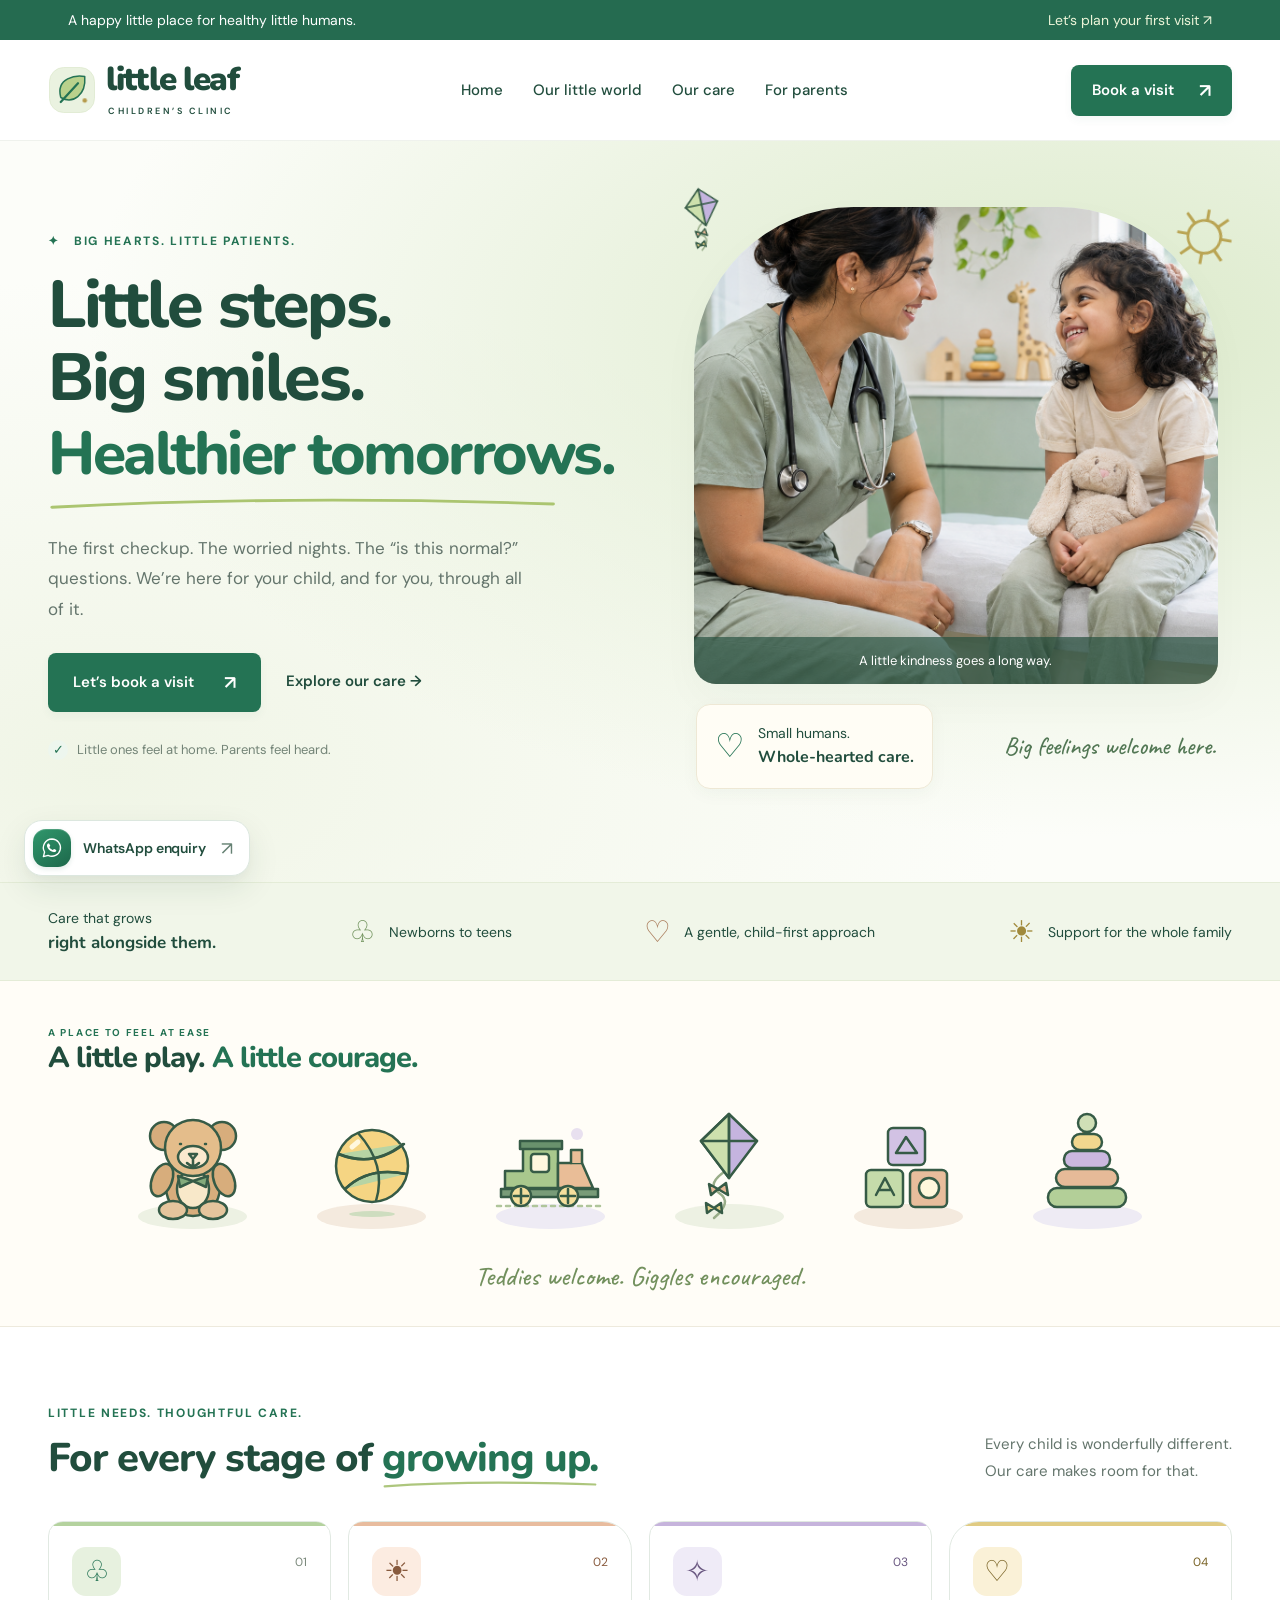
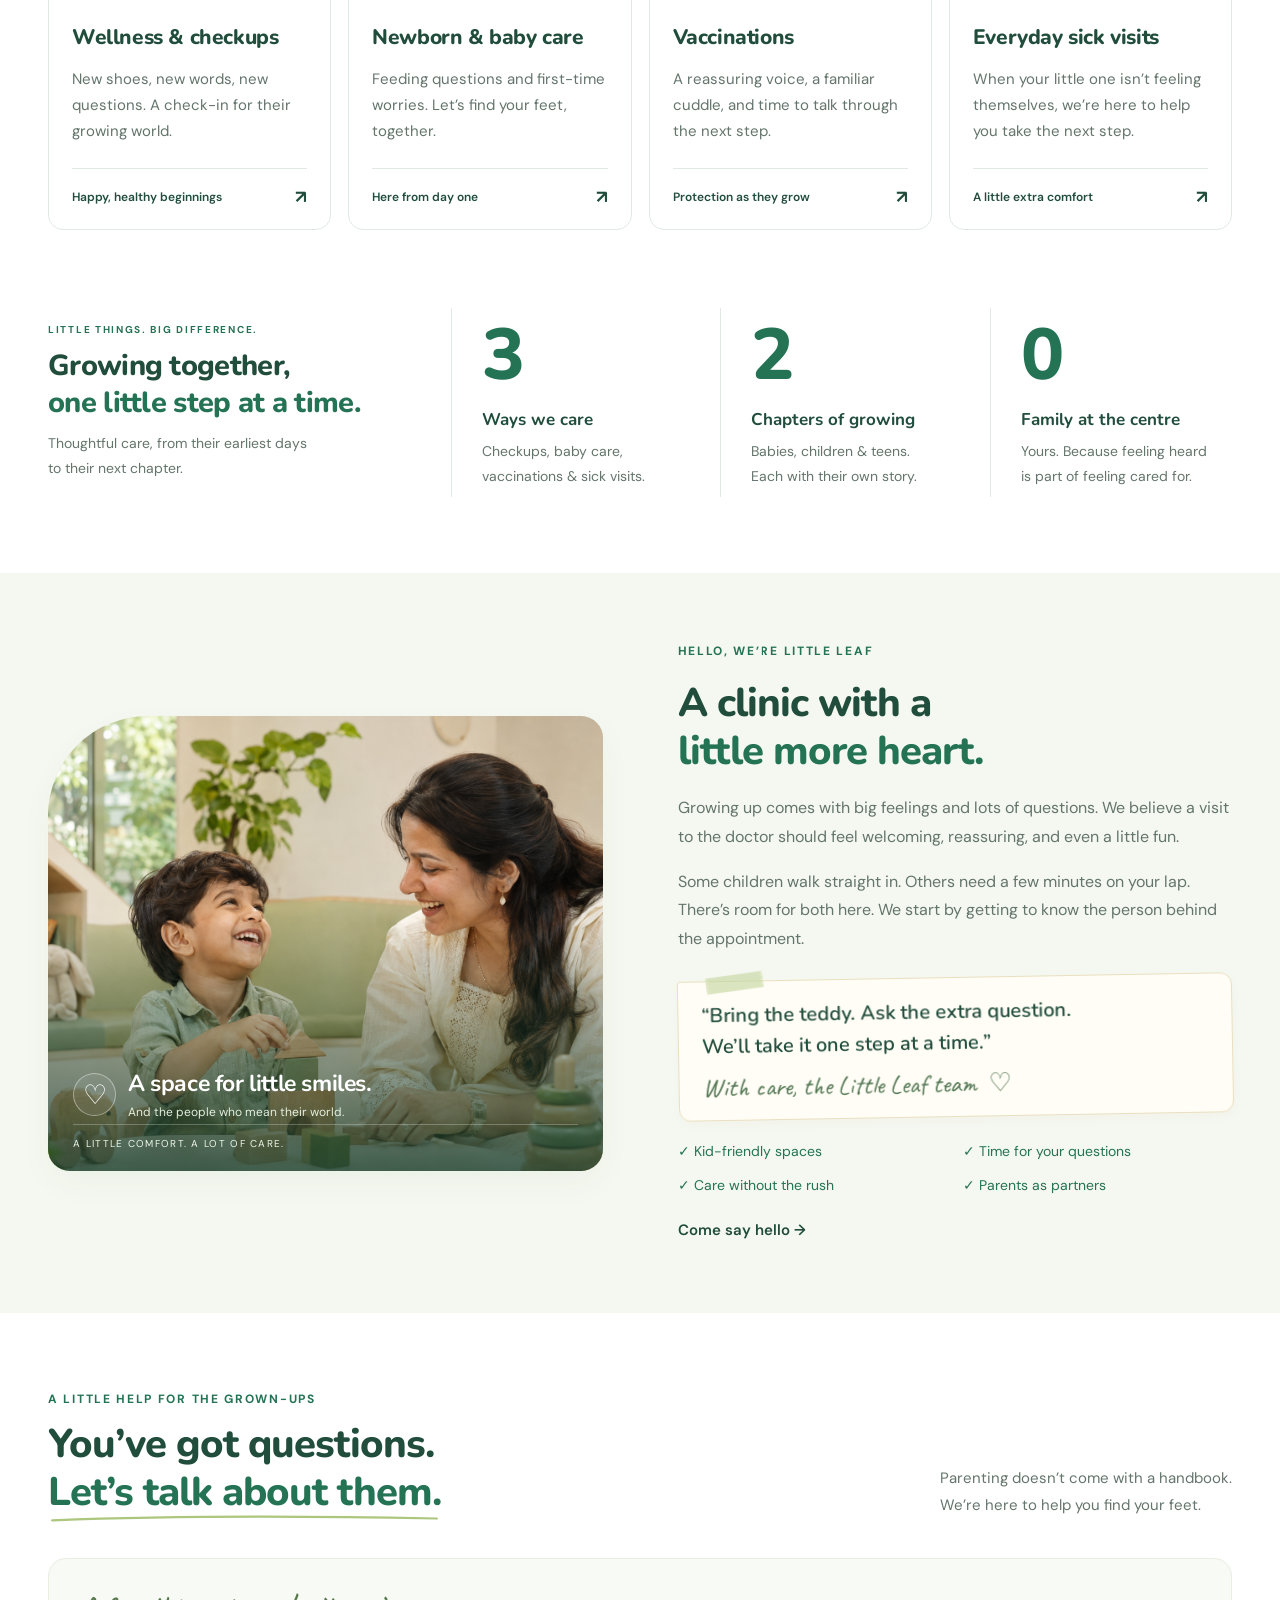
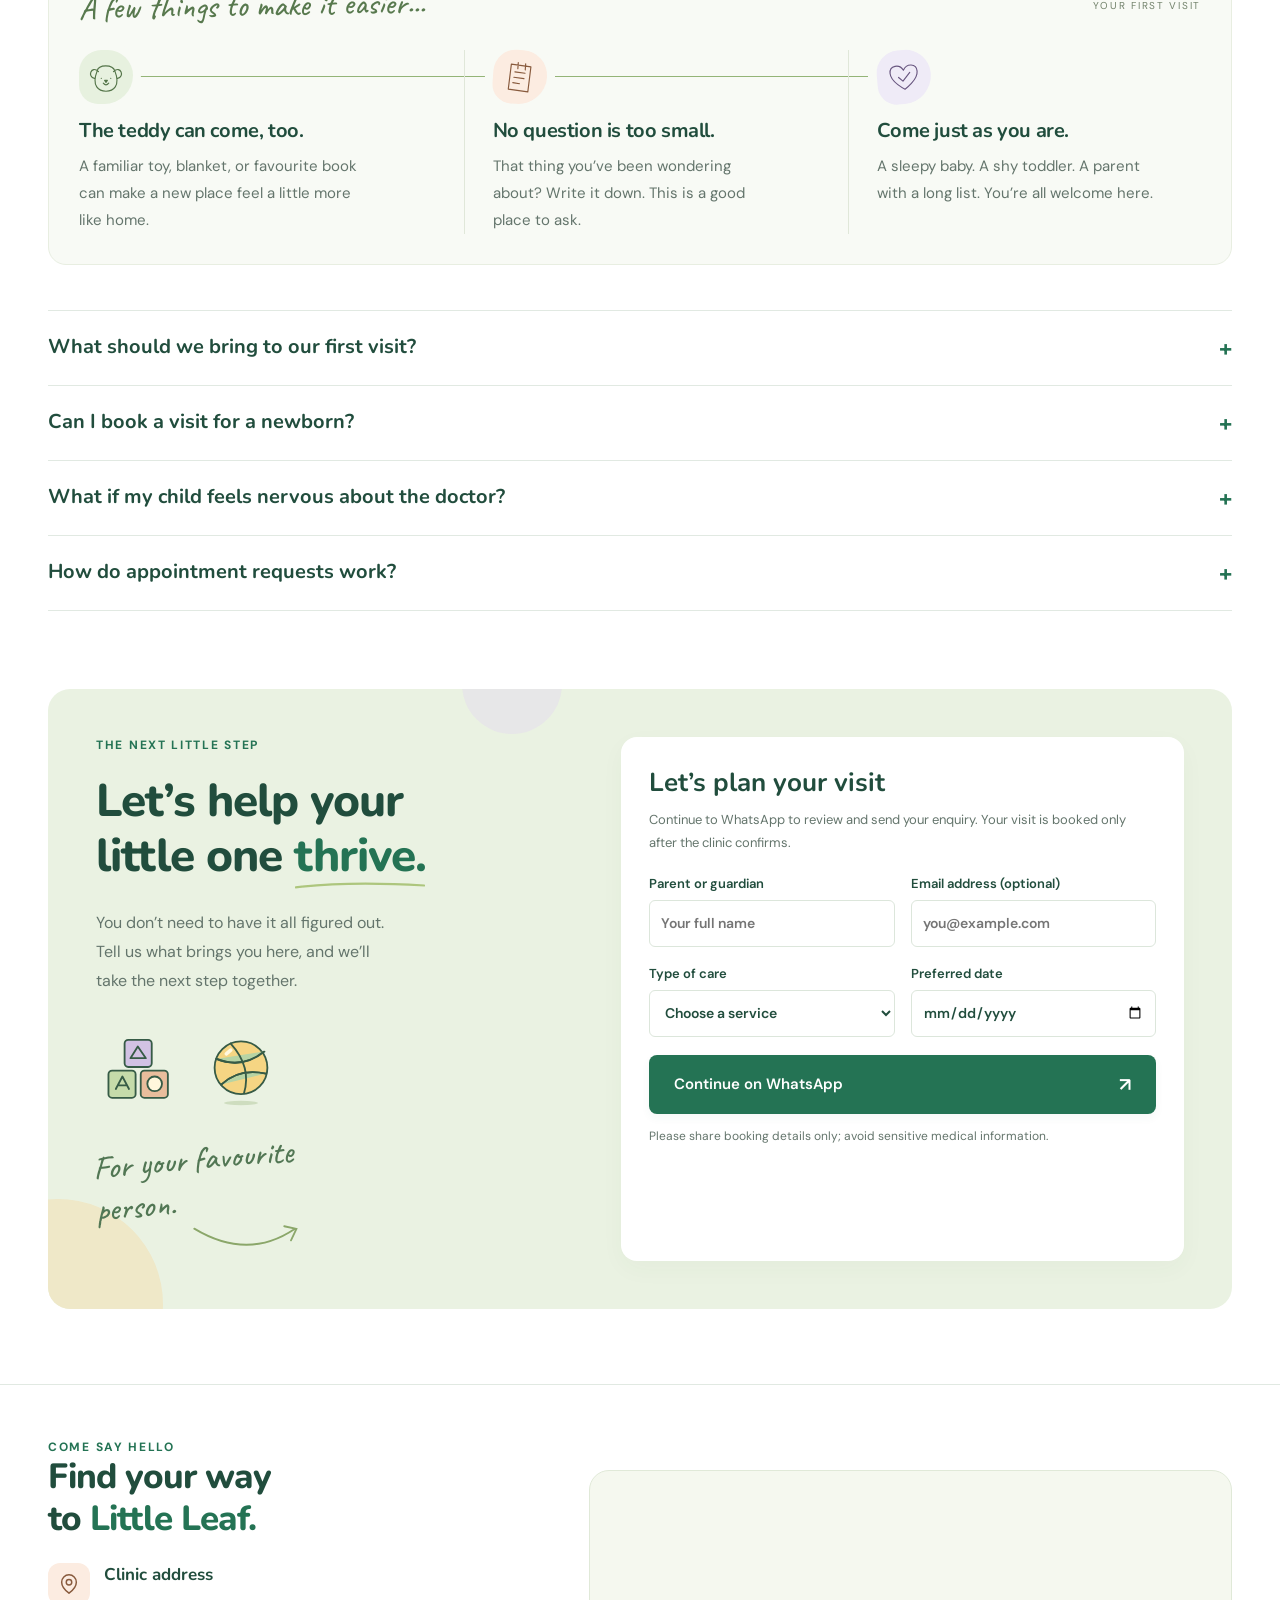
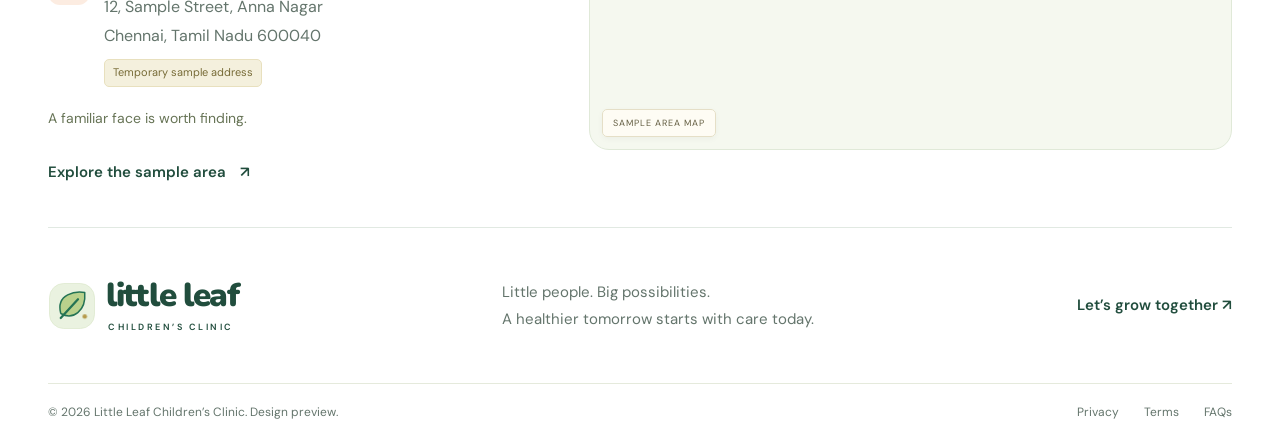
<file: index.html>
<!DOCTYPE html>
<html lang="en"><head><meta charset="UTF-8"><meta name="viewport" content="width=device-width, initial-scale=1"><title>Little Leaf — Children’s Clinic</title><meta name="description" content="Gentle pediatric care for every little milestone. A welcoming children's clinic for growing families."><link rel="preconnect" href="https://fonts.googleapis.com"><link rel="preconnect" href="https://fonts.gstatic.com" crossorigin><link href="https://fonts.googleapis.com/css2?family=Caveat:wght@500;600&family=DM+Sans:wght@400;500;600;700&family=Nunito:wght@600;700;800;900&display=swap" rel="stylesheet"><link rel="stylesheet" href="assets/children.css"><link rel="icon" href="assets/leaf.svg"><script src="assets/clinic-config.js" defer></script><script src="assets/children.js" defer></script></head><body><div class="welcome-loader" id="welcome-loader" role="status" aria-label="Welcome to Little Leaf"><div class="loader-content"><div class="loader-heart"><svg viewBox="0 0 64 64" aria-hidden="true"><path d="M32 54S7 39 7 22C7 7 26 5 32 18 38 5 57 7 57 22 57 39 32 54 32 54Z"/></svg><span class="heart-spark">&#10022;</span></div><div class="loader-brand"><span class="loader-leaf" aria-hidden="true"><svg class="logo-mark" viewBox="0 0 64 64" aria-hidden="true" focusable="false"><rect class="logo-tile" x="2" y="2" width="60" height="60" rx="19"/><path class="logo-leaf" pathLength="1" d="M17 42C10 15 38 12 49 14c2 25-16 37-32 28Z"/><path class="logo-stem" pathLength="1" d="m17 48 23-25"/><circle class="logo-spark" cx="49" cy="46" r="3"/></svg></span><span>little leaf</span></div><div class="loader-tagline">A little care. A whole lot of heart.</div><svg class="heartbeat-line" viewBox="0 0 240 48" aria-hidden="true"><path class="ecg-track" d="M0 25H65l9-8 10 17 12-29 14 40 13-28 9 8h108"/><path class="ecg-pulse" d="M0 25H65l9-8 10 17 12-29 14 40 13-28 9 8h108"/></svg><span class="loader-footnote">MAKING ROOM FOR LITTLE SMILES</span></div></div>
<div class="announcement"><span>A happy little place for healthy little humans.</span><a href="#appointments">Let’s plan your first visit ↗</a></div>
<header><div class="container nav-wrap"><a href="index.html" class="brand"><span class="brand-icon" aria-hidden="true"><svg class="logo-mark" viewBox="0 0 64 64" aria-hidden="true" focusable="false"><rect class="logo-tile" x="2" y="2" width="60" height="60" rx="19"/><path class="logo-leaf" pathLength="1" d="M17 42C10 15 38 12 49 14c2 25-16 37-32 28Z"/><path class="logo-stem" pathLength="1" d="m17 48 23-25"/><circle class="logo-spark" cx="49" cy="46" r="3"/></svg></span><span>little leaf<small>CHILDREN’S CLINIC</small></span></a><nav id="navigation" aria-label="Main navigation"><a href="index.html#home">Home</a><a href="index.html#about">Our little world</a><a href="index.html#services">Our care</a><a href="index.html#parents">For parents</a></nav><a class="button nav-cta" href="index.html#appointments">Book a visit <span>↗</span></a><button class="menu-toggle" aria-label="Open navigation" aria-controls="navigation" aria-expanded="false">☰</button></div></header>
<main><div class="ambient-hero"><div class="ambient-background" aria-hidden="true"><span class="ambient-gradient"></span><span class="ambient-gradient"></span><span class="ambient-gradient"></span><span class="ambient-gradient"></span></div><section class="hero container" id="home"><div class="hero-copy"><div class="eyebrow">✦ &nbsp; BIG HEARTS. LITTLE PATIENTS.</div><h1>Little steps.<br>Big smiles.<br><span>Healthier tomorrows.</span></h1><div class="scribble line-scribble" aria-hidden="true"><svg viewBox="0 0 500 22" preserveAspectRatio="none"><path pathLength="1" d="M4 15Q232 0 494 11"/></svg></div><p>The first checkup. The worried nights. The “is this normal?” questions. We’re here for your child, and for you, through all of it.</p><div class="hero-actions"><a class="button" href="#appointments">Let’s book a visit <span>↗</span></a><a class="text-link" href="#services">Explore our care →</a></div><div class="assurance"><span>✓</span> Little ones feel at home. Parents feel heard.</div></div><div class="hero-visual toy-scene"><span class="hero-toy-kite" aria-hidden="true"><svg viewBox="0 0 120 120" fill="none" stroke="#365b46" stroke-width="2.5" stroke-linecap="round" stroke-linejoin="round" aria-hidden="true"><path class="toy-motion kite-string" d="M57 65q-22 14-8 23t-5 25" stroke="#99ad89"/><g class="toy-motion kite-sway"><path d="m59 9 28 27-28 37-28-37Z" fill="#c5b4df"/><path d="m59 9 0 64-28-37Z" fill="#cde0ad"/><path d="M31 36h56M59 9v64"/><path d="m48 84-9-5 2 11 7-6 10 6-2-12Z" fill="#e7b796"/><path d="m44 103-8-5 1 10 7-5 8 5-1-10Z" fill="#e8d28a"/></g></svg></span><div class="image-frame"><img src="assets/children-hero.png" alt="A friendly pediatrician sharing a smile with a young child in a bright clinic" fetchpriority="high"><span class="photo-caption">A little kindness goes a long way.</span></div><span class="sun" aria-hidden="true">☼</span><span class="flower" aria-hidden="true">✳</span><div class="hero-image-details"><div class="care-note"><span>♡</span><div>Small humans.<br><strong>Whole-hearted care.</strong></div></div><div class="visual-label handwritten">Big feelings welcome here.</div></div></div></section></div>
<section class="care-strip"><div class="container"><div>Care that grows<br><strong>right alongside them.</strong></div><div><b>♧</b> Newborns to teens</div><div><b>♡</b> A gentle, child-first approach</div><div><b>☀</b> Support for the whole family</div></div></section>
<section class="playtime-section toy-scene" aria-labelledby="playtime-title"><div class="container"><div class="playtime-heading"><div><span class="eyebrow">A PLACE TO FEEL AT EASE</span><h2 id="playtime-title">A little play. <span>A little courage.</span></h2></div></div><div class="toy-shelf" aria-hidden="true"><div class="toy-slot toy-teddy"><svg viewBox="0 0 120 120" fill="none" stroke="#365b46" stroke-width="2.5" stroke-linecap="round" stroke-linejoin="round" aria-hidden="true"><g class="toy-motion teddy-sway"><circle cx="31" cy="31" r="14" fill="#d7ad7c"/><circle cx="89" cy="31" r="14" fill="#d7ad7c"/><ellipse cx="60" cy="82" rx="27" ry="29" fill="#d7ad7c"/><ellipse cx="60" cy="84" rx="16" ry="19" fill="#f8e8c9"/><ellipse cx="29" cy="75" rx="10" ry="17" fill="#d7ad7c" transform="rotate(22 29 75)"/><ellipse cx="91" cy="75" rx="10" ry="17" fill="#d7ad7c" transform="rotate(-22 91 75)"/><ellipse cx="40" cy="105" rx="14" ry="9" fill="#e5c59d"/><ellipse cx="80" cy="105" rx="14" ry="9" fill="#e5c59d"/><circle cx="60" cy="43" r="28" fill="#e4bd8b"/><ellipse cx="60" cy="52" rx="15" ry="11" fill="#fae9ce"/><path d="M47 39h1m24 0h1M56 49h8l-4 5Zm4 5v5m-6-1q6 6 12 0"/><path d="m45 71 15 5-13 6Zm30 0-15 5 13 6Z" fill="#83aa7b"/></g></svg><span class="toy-floor"></span></div><div class="toy-slot toy-ball"><svg viewBox="0 0 120 120" fill="none" stroke="#365b46" stroke-width="2.5" stroke-linecap="round" stroke-linejoin="round" aria-hidden="true"><g class="toy-motion ball-bounce"><circle cx="60" cy="61" r="36" fill="#f5d583"/><path d="M26 49q35 14 65-10M33 84q24-23 61-15" fill="#b7d4a4"/><path d="M46 28q29 32 18 68M27 49q35 14 65-10M33 84q24-23 61-15"/><path d="m40 42 6-5" stroke="#fff8df" stroke-width="5"/></g><ellipse class="toy-motion ball-shadow" cx="60" cy="109" rx="23" ry="3" fill="#ceddbf" stroke="none"/></svg><span class="toy-floor"></span></div><div class="toy-slot toy-train"><svg viewBox="0 0 120 120" fill="none" stroke="#365b46" stroke-width="2.5" stroke-linecap="round" stroke-linejoin="round" aria-hidden="true"><path d="M6 101h108" stroke="#afc59a" stroke-dasharray="4 5"/><g class="toy-motion train-roll"><path d="M14 66h18V40h35v43H14Z" fill="#a9c88d"/><path d="M29 36h42v8H29Z" fill="#69916d"/><rect x="40" y="49" width="18" height="18" rx="3" fill="#fff8df"/><path d="M67 58h24l11 25H67Z" fill="#e9bd97"/><path d="M80 58V45h11v13" fill="#e9bd97"/><path d="M10 84h97v8H10Z" fill="#789b78"/><g class="toy-motion train-wheel"><circle cx="30" cy="91" r="10" fill="#f5df9d"/><path d="M30 84v14m-7-7h14"/></g><g class="toy-motion train-wheel"><circle cx="77" cy="91" r="10" fill="#f5df9d"/><path d="M77 84v14m-7-7h14"/></g><circle class="toy-motion train-puff" cx="86" cy="29" r="6" fill="#e8e0ef" stroke="none"/></g></svg><span class="toy-floor"></span></div><div class="toy-slot toy-kite"><svg viewBox="0 0 120 120" fill="none" stroke="#365b46" stroke-width="2.5" stroke-linecap="round" stroke-linejoin="round" aria-hidden="true"><path class="toy-motion kite-string" d="M57 65q-22 14-8 23t-5 25" stroke="#99ad89"/><g class="toy-motion kite-sway"><path d="m59 9 28 27-28 37-28-37Z" fill="#c5b4df"/><path d="m59 9 0 64-28-37Z" fill="#cde0ad"/><path d="M31 36h56M59 9v64"/><path d="m48 84-9-5 2 11 7-6 10 6-2-12Z" fill="#e7b796"/><path d="m44 103-8-5 1 10 7-5 8 5-1-10Z" fill="#e8d28a"/></g></svg><span class="toy-floor"></span></div><div class="toy-slot toy-blocks"><svg viewBox="0 0 120 120" fill="none" stroke="#365b46" stroke-width="2.5" stroke-linecap="round" stroke-linejoin="round" aria-hidden="true"><g class="toy-motion blocks-rock"><rect x="17" y="65" width="37" height="37" rx="5" fill="#c5dbaa"/><rect x="61" y="65" width="37" height="37" rx="5" fill="#e8bd9c"/><rect x="39" y="23" width="37" height="37" rx="5" fill="#d2c2e4"/><path d="m47 48 10-16 11 16Zm-20 42 9-17 9 17m-15-5h12"/><circle cx="80" cy="83" r="10" fill="#fff7dc"/></g></svg><span class="toy-floor"></span></div><div class="toy-slot toy-rings"><svg viewBox="0 0 120 120" fill="none" stroke="#365b46" stroke-width="2.5" stroke-linecap="round" stroke-linejoin="round" aria-hidden="true"><path d="M58 20v69" stroke="#be9b72" stroke-width="8"/><g class="toy-motion rings-wiggle"><rect x="20" y="83" width="78" height="19" rx="9" fill="#b3cf98"/><rect x="28" y="64" width="62" height="18" rx="9" fill="#e6ba98"/><rect x="36" y="46" width="46" height="17" rx="8" fill="#cbb8df"/><rect x="44" y="29" width="30" height="16" rx="8" fill="#f1d78e"/><circle cx="59" cy="18" r="9" fill="#d0dfb6"/></g></svg><span class="toy-floor"></span></div></div><p class="playtime-note handwritten">Teddies welcome. Giggles encouraged.</p></div></section><section class="section container" id="services"><div class="section-top"><div><div class="eyebrow">LITTLE NEEDS. THOUGHTFUL CARE.</div><h2>For every stage of <span>growing up.</span></h2></div><p>Every child is wonderfully different.<br>Our care makes room for that.</p></div><div class="service-grid">
<a class="service-card" href="preventive-cardiology.html"><div class="service-icon mint">♧</div><span class="number">01</span><h3>Wellness & checkups</h3><p>New shoes, new words, new questions. A check-in for their growing world.</p><span class="card-link">Happy, healthy beginnings <b>↗</b></span></a>
<a class="service-card" href="heart-health.html"><div class="service-icon peach">☀</div><span class="number">02</span><h3>Newborn & baby care</h3><p>Feeding questions and first-time worries. Let’s find your feet, together.</p><span class="card-link">Here from day one <b>↗</b></span></a>
<a class="service-card" href="ECG-diagnostics.html"><div class="service-icon lavender">✧</div><span class="number">03</span><h3>Vaccinations</h3><p>A reassuring voice, a familiar cuddle, and time to talk through the next step.</p><span class="card-link">Protection as they grow <b>↗</b></span></a>
<a class="service-card" href="cardiac-rehabilitation.html"><div class="service-icon yellow">♡</div><span class="number">04</span><h3>Everyday sick visits</h3><p>When your little one isn’t feeling themselves, we’re here to help you take the next step.</p><span class="card-link">A little extra comfort <b>↗</b></span></a></div></section>
<section class="growth-stats container" aria-labelledby="growth-title"><div class="stats-intro"><span class="eyebrow">LITTLE THINGS. BIG DIFFERENCE.</span><h2 id="growth-title">Growing together,<br><span>one little step at a time.</span></h2><p>Thoughtful care, from their earliest days<br>to their next chapter.</p></div><div class="stat-item"><span class="stat-value" data-count="4">4</span><h3>Ways we care</h3><p>Checkups, baby care,<br>vaccinations & sick visits.</p></div><div class="stat-item"><span class="stat-value" data-count="3">3</span><h3>Chapters of growing</h3><p>Babies, children & teens.<br>Each with their own story.</p></div><div class="stat-item"><span class="stat-value" data-count="1">1</span><h3>Family at the centre</h3><p>Yours. Because feeling heard<br>is part of feeling cared for.</p></div></section><section class="about-section" id="about"><div class="container about-grid"><div class="about-art about-photo"><img src="assets/children-about.png" alt="A mother and her young son enjoying wooden building blocks together in a welcoming children's clinic" loading="lazy"><div class="about-photo-shade" aria-hidden="true"></div><div class="photo-story"><span class="story-heart" aria-hidden="true">&#9825;</span><div><strong>A space for little smiles.</strong><span>And the people who mean their world.</span></div></div><span class="about-photo-tag">A LITTLE COMFORT. A LOT OF CARE.</span></div><div><div class="eyebrow">HELLO, WE’RE LITTLE LEAF</div><h2>A clinic with a<br><span>little more heart.</span></h2><p>Growing up comes with big feelings and lots of questions. We believe a visit to the doctor should feel welcoming, reassuring, and even a little fun.</p><p>Some children walk straight in. Others need a few minutes on your lap. There’s room for both here. We start by getting to know the person behind the appointment.</p><aside class="team-note"><span class="note-pin" aria-hidden="true"></span><p>“Bring the teddy. Ask the extra question.<br>We’ll take it one step at a time.”</p><span class="note-signature">With care, the Little Leaf team <span aria-hidden="true">♡</span></span></aside><div class="about-points"><span>✓ Kid-friendly spaces</span><span>✓ Time for your questions</span><span>✓ Care without the rush</span><span>✓ Parents as partners</span></div><a class="text-link" href="#appointments">Come say hello →</a></div></div></section>
<section class="section container" id="parents"><div class="section-top"><div><div class="eyebrow">A LITTLE HELP FOR THE GROWN-UPS</div><h2>You’ve got questions.<br><span>Let’s talk about them.</span></h2></div><p>Parenting doesn’t come with a handbook.<br>We’re here to help you find your feet.</p></div><div class="first-visit-guide"><div class="guide-heading"><span class="handwritten">A few things to make it easier...</span><span class="guide-label">YOUR FIRST VISIT</span></div><div class="guide-grid"><article><span class="guide-icon" aria-hidden="true"><svg viewBox="0 0 56 56"><path d="M17 20c-11-10-17 8-6 10m28-10c11-10 17 8 6 10M15 19c2-10 23-10 26 0 9 23-3 30-13 30S6 42 15 19Z"/><path d="M21 30h.1M35 30h.1M24 37q4 5 8 0M26 33h4l-2 3Z"/></svg></span><h3>The teddy can come, too.</h3><p>A familiar toy, blanket, or favourite book can make a new place feel a little more like home.</p></article><article><span class="guide-icon" aria-hidden="true"><svg viewBox="0 0 56 56"><path d="m14 10 29 2-2 37-29-2Z M20 21l15 1M19 29l15 1M18 37l10 1M24 7v9M35 8v9"/></svg></span><h3>No question is too small.</h3><p>That thing you’ve been wondering about? Write it down. This is a good place to ask.</p></article><article><span class="guide-icon" aria-hidden="true"><svg viewBox="0 0 56 56"><path d="M28 46S8 34 8 21c0-12 15-13 20-3 5-10 20-9 20 3 0 13-20 25-20 25Z"/><path d="m20 28 6 6 11-12"/></svg></span><h3>Come just as you are.</h3><p>A sleepy baby. A shy toddler. A parent with a long list. You’re all welcome here.</p></article></div></div><div class="faq-list"><details><summary>What should we bring to our first visit?<span>+</span></summary><p>Bring your child’s previous health records, vaccination record, a list of any medicines, and your questions. A favourite toy or comfort item is welcome, too.</p></details><details><summary>Can I book a visit for a newborn?<span>+</span></summary><p>Yes. Select “Newborn & baby care” in the form to prepare a visit request. Availability would need to be confirmed by the clinic.</p></details><details><summary>What if my child feels nervous about the doctor?<span>+</span></summary><p>Let us know what helps your child feel comfortable. Familiar toys, simple explanations, and time for questions can help make the visit easier.</p></details><details><summary>How do appointment requests work?<span>+</span></summary><p>Complete the visit form to prepare a WhatsApp enquiry. Review the message in WhatsApp and press Send yourself. The clinic must confirm your appointment.</p></details></div></section>
<section class="appointment-section container" id="appointments"><div class="booking-copy"><div class="eyebrow">THE NEXT LITTLE STEP</div><h2>Let’s help your<br>little one <span>thrive.</span></h2><p>You don’t need to have it all figured out. Tell us what brings you here, and we’ll take the next step together.</p><div class="booking-toys toy-scene" aria-hidden="true"><svg viewBox="0 0 120 120" fill="none" stroke="#365b46" stroke-width="2.5" stroke-linecap="round" stroke-linejoin="round" aria-hidden="true"><g class="toy-motion blocks-rock"><rect x="17" y="65" width="37" height="37" rx="5" fill="#c5dbaa"/><rect x="61" y="65" width="37" height="37" rx="5" fill="#e8bd9c"/><rect x="39" y="23" width="37" height="37" rx="5" fill="#d2c2e4"/><path d="m47 48 10-16 11 16Zm-20 42 9-17 9 17m-15-5h12"/><circle cx="80" cy="83" r="10" fill="#fff7dc"/></g></svg><svg viewBox="0 0 120 120" fill="none" stroke="#365b46" stroke-width="2.5" stroke-linecap="round" stroke-linejoin="round" aria-hidden="true"><g class="toy-motion ball-bounce"><circle cx="60" cy="61" r="36" fill="#f5d583"/><path d="M26 49q35 14 65-10M33 84q24-23 61-15" fill="#b7d4a4"/><path d="M46 28q29 32 18 68M27 49q35 14 65-10M33 84q24-23 61-15"/><path d="m40 42 6-5" stroke="#fff8df" stroke-width="5"/></g><ellipse class="toy-motion ball-shadow" cx="60" cy="109" rx="23" ry="3" fill="#ceddbf" stroke="none"/></svg></div><div class="booking-personal"><span class="handwritten">For your favourite person.</span><svg viewBox="0 0 120 35" aria-hidden="true"><path d="M3 5q55 40 109 10m-11-4 13 4-7 12"/></svg></div></div><form id="visit-form"><h3>Let’s plan your visit</h3><p class="form-intro">Continue to WhatsApp to review and send your enquiry. Your visit is booked only after the clinic confirms.</p><div class="form-row"><label>Parent or guardian<input name="name" autocomplete="name" required placeholder="Your full name"></label><label>Email address (optional)<input name="email" type="email" autocomplete="email" placeholder="you@example.com"></label></div><div class="form-row"><label>Type of care<select name="care" required><option value="">Choose a service</option><option>Wellness & checkups</option><option>Newborn & baby care</option><option>Vaccinations</option><option>Everyday sick visits</option><option>Growth & development</option></select></label><label>Preferred date<input name="date" type="date" required></label></div><button class="button" type="submit">Continue on WhatsApp <span>↗</span></button><p class="booking-privacy">Please share booking details only; avoid sensitive medical information.</p><div id="form-status" role="status" hidden></div></form></section></main>
<footer><section class="footer-location container" aria-labelledby="visit-us-title"><div class="location-copy"><span class="eyebrow">COME SAY HELLO</span><h2 id="visit-us-title">Find your way<br>to <span>Little Leaf.</span></h2><div class="address-row"><span class="address-icon" aria-hidden="true"><svg viewBox="0 0 24 24"><path d="M20 10c0 6-8 12-8 12S4 16 4 10a8 8 0 1 1 16 0Z"/><circle cx="12" cy="10" r="3"/></svg></span><div><h3>Clinic address</h3><address data-clinic-address>12, Sample Street, Anna Nagar<br>Chennai, Tamil Nadu 600040</address><span class="address-demo-label">Temporary sample address</span></div></div><p class="location-note">A familiar face is worth finding.</p><a class="text-link map-directions" href="https://www.google.com/maps/search/?api=1&query=Anna%20Nagar%2C%20Chennai%2C%20Tamil%20Nadu" target="_blank" rel="noopener noreferrer">Explore the sample area <span aria-hidden="true">&#8599;</span></a></div><div class="clinic-map" data-clinic-map><iframe title="Sample location map: Anna Nagar, Chennai. This is not a confirmed clinic address." src="https://maps.google.com/maps?q=Anna%20Nagar%2C%20Chennai%2C%20Tamil%20Nadu&z=14&output=embed" loading="lazy" referrerpolicy="no-referrer-when-downgrade" allowfullscreen></iframe><span class="map-demo-label">SAMPLE AREA MAP</span></div></section><div class="container footer-main"><a href="index.html" class="brand"><span class="brand-icon" aria-hidden="true"><svg class="logo-mark" viewBox="0 0 64 64" aria-hidden="true" focusable="false"><rect class="logo-tile" x="2" y="2" width="60" height="60" rx="19"/><path class="logo-leaf" pathLength="1" d="M17 42C10 15 38 12 49 14c2 25-16 37-32 28Z"/><path class="logo-stem" pathLength="1" d="m17 48 23-25"/><circle class="logo-spark" cx="49" cy="46" r="3"/></svg></span><span>little leaf<small>CHILDREN’S CLINIC</small></span></a><p>Little people. Big possibilities.<br>A healthier tomorrow starts with care today.</p><a class="text-link" href="index.html#appointments">Let’s grow together ↗</a></div><div class="container footer-bottom"><span>© <span id="year">2026</span> Little Leaf Children’s Clinic. Design preview.</span><div><a href="privacy.html">Privacy</a><a href="terms.html">Terms</a><a href="faq.html">FAQs</a></div></div></footer><a class="whatsapp-enquiry" data-whatsapp-enquiry href="index.html#appointments" aria-label="Enquire about an appointment on WhatsApp"><svg class="whatsapp-modern-icon" viewBox="0 0 32 32" aria-hidden="true" focusable="false"><path class="wa-bubble" d="M16 4a11.5 11.5 0 0 0-9.9 17.35L4.5 27.5l6.3-1.65A11.5 11.5 0 1 0 16 4Z"/><path class="wa-handset" d="M12.1 9.7c-.3-.7-.6-.7-.9-.7h-.8c-.3 0-.7.1-1 .5-.4.4-1.4 1.4-1.4 3.3s1.4 3.8 1.6 4.1c.2.3 2.8 4.4 6.8 5.9 3.3 1.3 4 .9 4.7.8.7-.1 2.3-.9 2.6-1.8.3-.9.3-1.6.2-1.8-.1-.2-.4-.3-.8-.5l-2.6-1.2c-.3-.1-.6-.2-.8.2l-1.2 1.4c-.2.2-.4.3-.8.1s-1.7-.6-3.2-2c-1.2-1.1-2-2.4-2.2-2.8-.2-.4 0-.6.2-.8l.7-.8c.2-.2.3-.4.4-.6.1-.3.1-.5 0-.7Z"/></svg><span>WhatsApp enquiry</span></a></body></html>
</file>
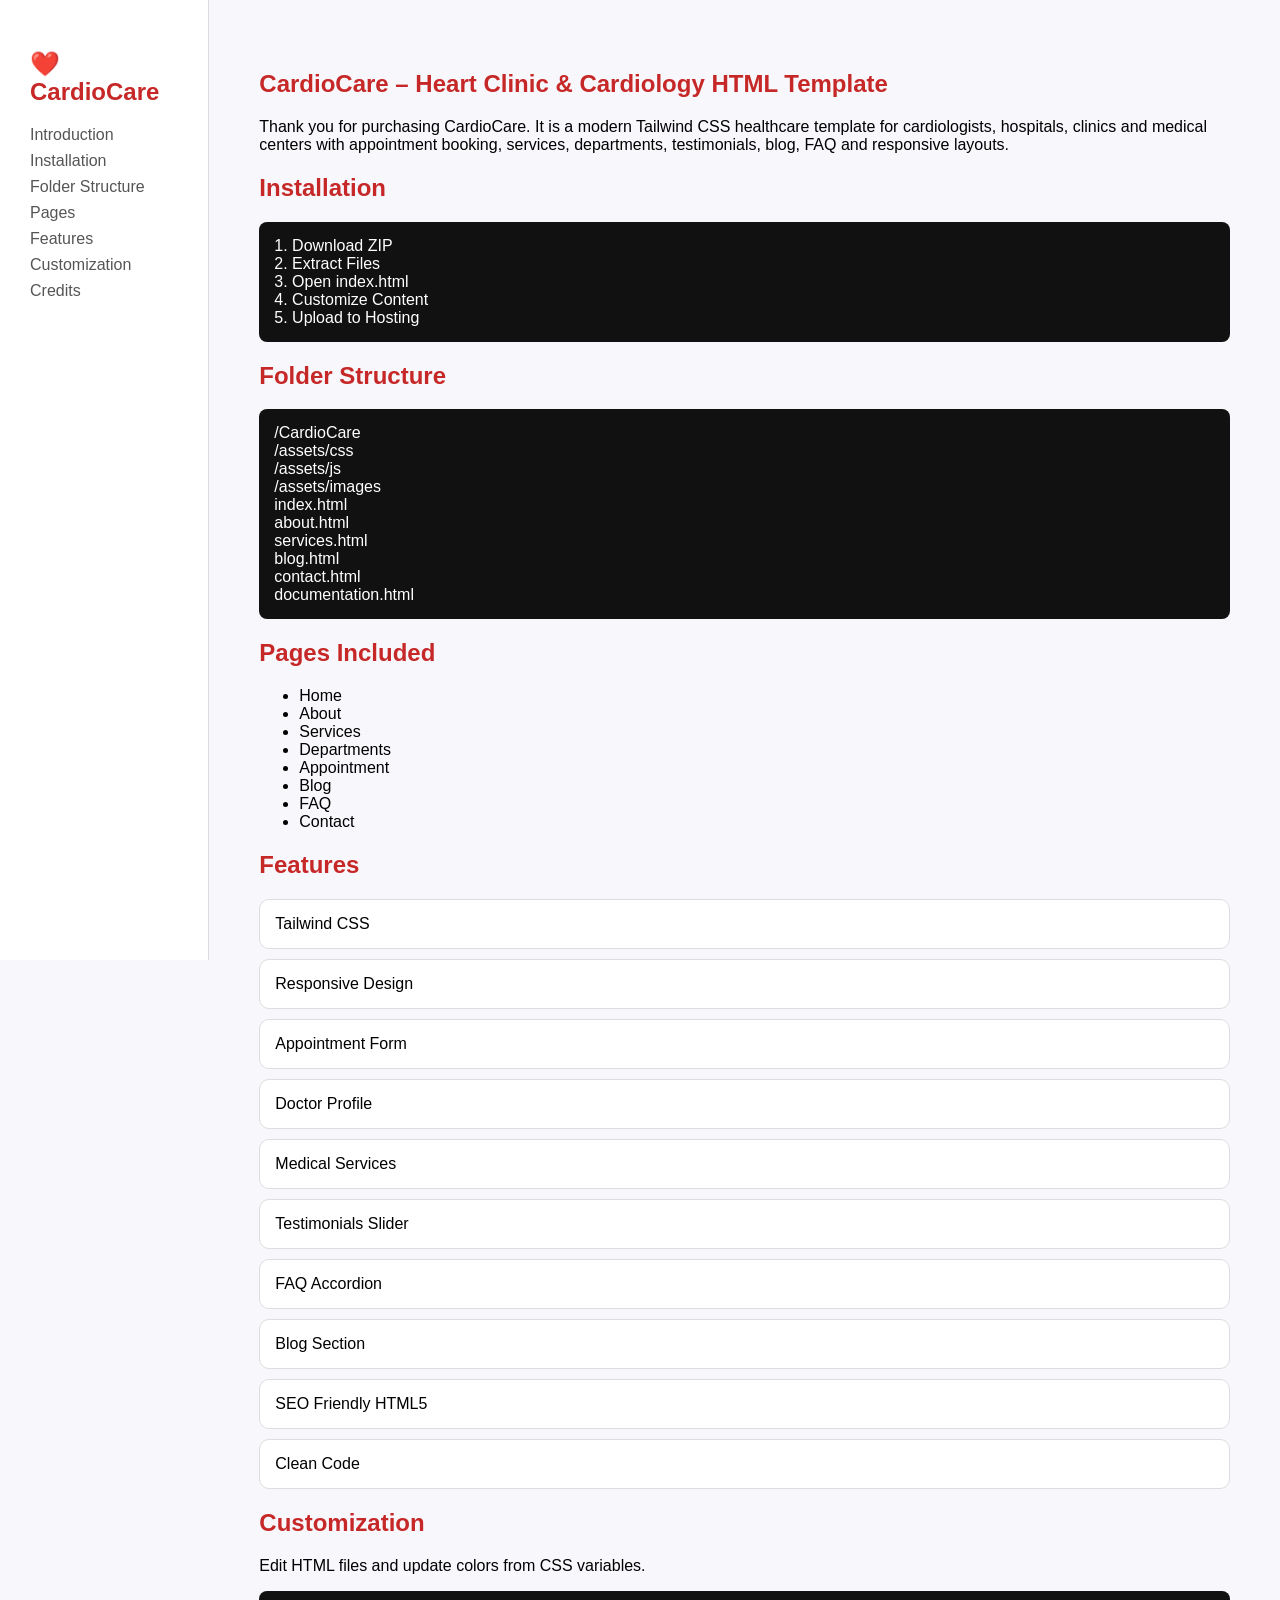
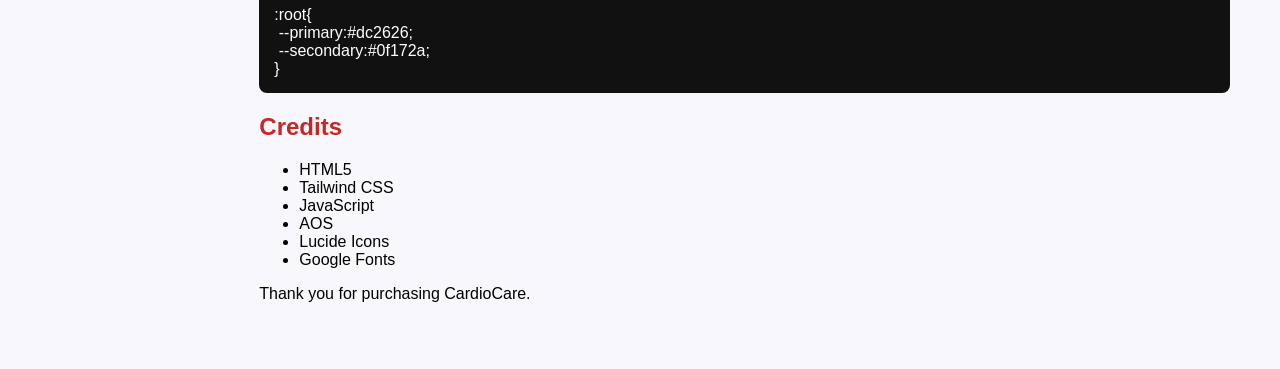
<file: document/index.html>
<!DOCTYPE html>
<html lang="en">
<head>
<meta charset="UTF-8">
<meta name="viewport" content="width=device-width,initial-scale=1">
<title>CardioCare Documentation</title>
<style>
body{font-family:Arial,sans-serif;background:#f8f8fc;margin:0;display:flex}
.sidebar{width:260px;background:#fff;padding:30px;position:sticky;top:0;height:100vh;border-right:1px solid #ddd}
.sidebar a{display:block;margin:8px 0;color:#555;text-decoration:none}
.content{padding:50px;max-width:1000px}
h1,h2{color:#c62828}
.code{background:#111;color:#fff;padding:15px;border-radius:8px;white-space:pre-wrap}
.card{border:1px solid #ddd;padding:15px;border-radius:10px;margin:10px 0;background:#fff}
@media(max-width:768px){body{display:block}.sidebar{width:100%;height:auto;position:relative}}
</style>
</head>
<body>
<div class="sidebar">
<h2>❤️ CardioCare</h2>
<a href="#intro">Introduction</a>
<a href="#install">Installation</a>
<a href="#structure">Folder Structure</a>
<a href="#pages">Pages</a>
<a href="#features">Features</a>
<a href="#custom">Customization</a>
<a href="#credits">Credits</a>
</div>
<div class="content">
<section id="intro"><h1>CardioCare – Heart Clinic & Cardiology HTML Template</h1>
<p>Thank you for purchasing CardioCare. It is a modern Tailwind CSS healthcare template for cardiologists, hospitals, clinics and medical centers with appointment booking, services, departments, testimonials, blog, FAQ and responsive layouts.</p></section>

<section id="install"><h2>Installation</h2><div class="code">1. Download ZIP
2. Extract Files
3. Open index.html
4. Customize Content
5. Upload to Hosting</div></section>

<section id="structure"><h2>Folder Structure</h2><div class="code">/CardioCare
/assets/css
/assets/js
/assets/images
index.html
about.html
services.html
blog.html
contact.html
documentation.html</div></section>

<section id="pages"><h2>Pages Included</h2>
<ul>
<li>Home</li><li>About</li><li>Services</li><li>Departments</li>
<li>Appointment</li><li>Blog</li><li>FAQ</li><li>Contact</li>
</ul></section>

<section id="features"><h2>Features</h2>
<div class="card">Tailwind CSS</div>
<div class="card">Responsive Design</div>
<div class="card">Appointment Form</div>
<div class="card">Doctor Profile</div>
<div class="card">Medical Services</div>
<div class="card">Testimonials Slider</div>
<div class="card">FAQ Accordion</div>
<div class="card">Blog Section</div>
<div class="card">SEO Friendly HTML5</div>
<div class="card">Clean Code</div>
</section>

<section id="custom"><h2>Customization</h2>
<p>Edit HTML files and update colors from CSS variables.</p>
<div class="code">:root{
 --primary:#dc2626;
 --secondary:#0f172a;
}</div></section>

<section id="credits"><h2>Credits</h2>
<ul>
<li>HTML5</li><li>Tailwind CSS</li><li>JavaScript</li><li>AOS</li><li>Lucide Icons</li><li>Google Fonts</li></ul>
<p>Thank you for purchasing CardioCare.</p>
</section>
</div>
</body></html>
</file>
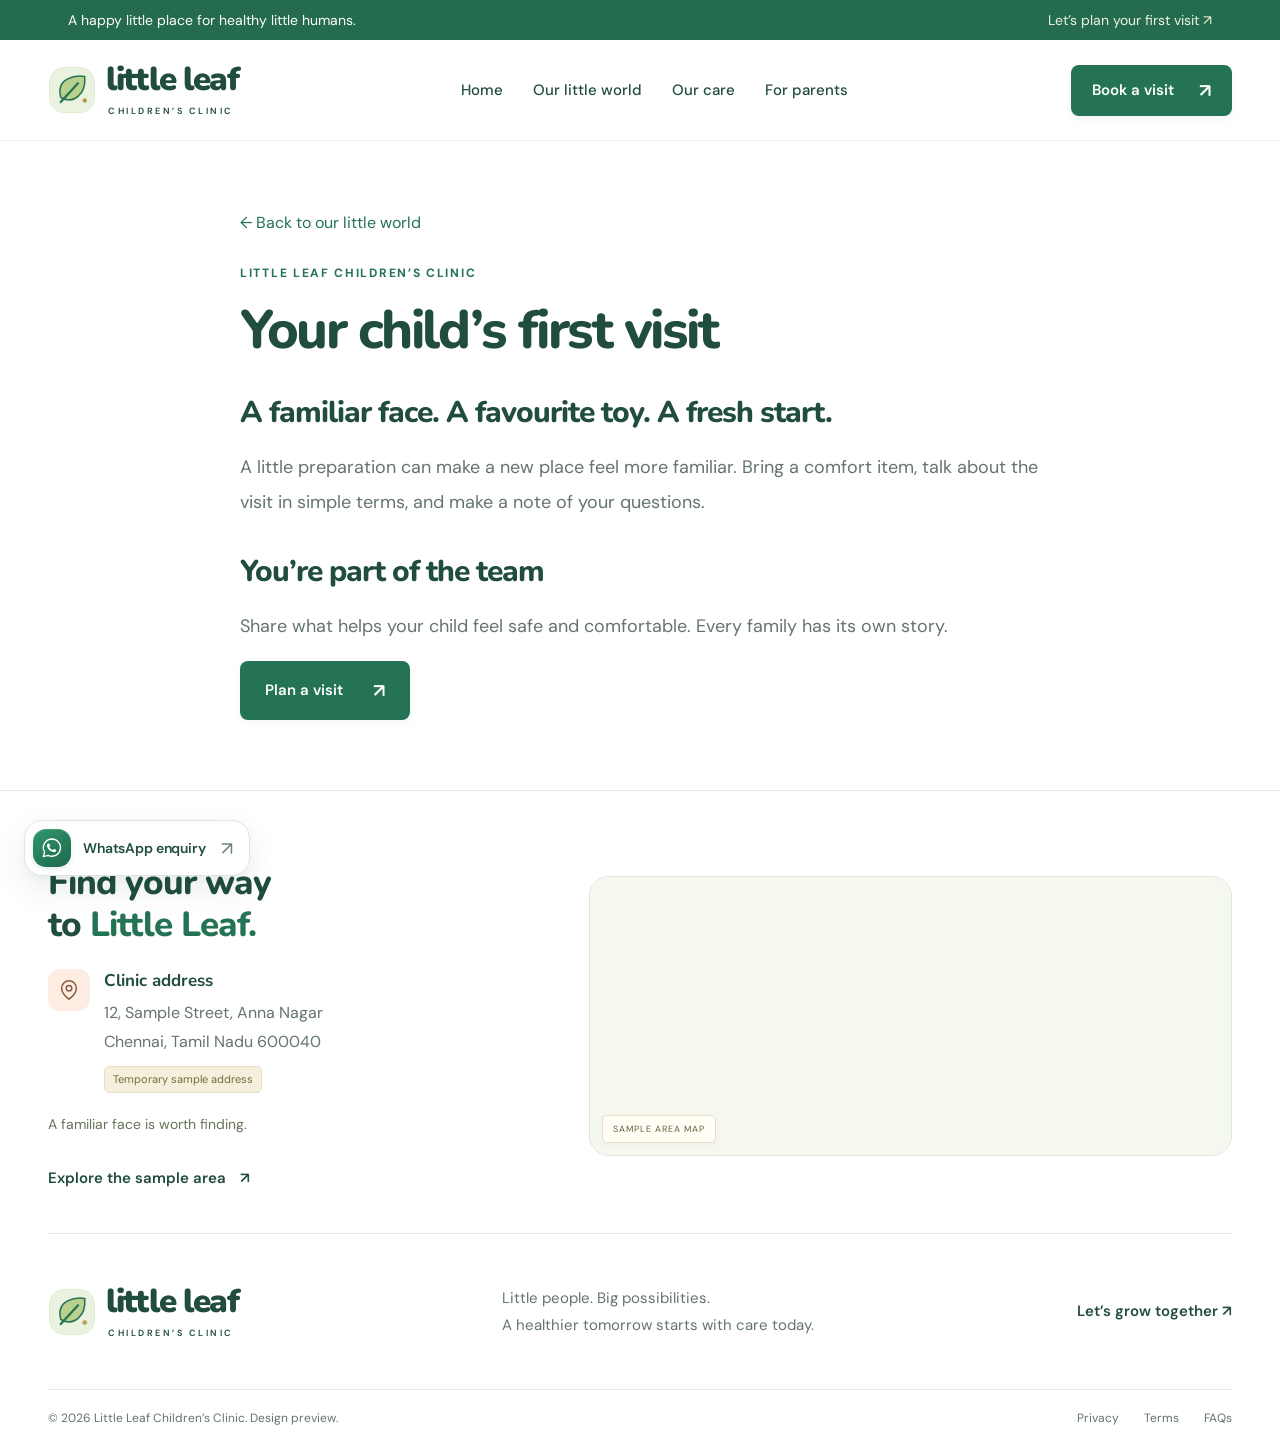
<file: blog-detail.html>
﻿<!DOCTYPE html>
<html lang="en"><head><meta charset="UTF-8"><meta name="viewport" content="width=device-width, initial-scale=1"><title>Your child’s first visit | Little Leaf Children’s Clinic</title><meta name="description" content="A familiar face. A favourite toy. A fresh start."><link rel="preconnect" href="https://fonts.googleapis.com"><link rel="preconnect" href="https://fonts.gstatic.com" crossorigin><link href="https://fonts.googleapis.com/css2?family=Caveat:wght@500;600&family=DM+Sans:wght@400;500;600;700&family=Nunito:wght@600;700;800;900&display=swap" rel="stylesheet"><link rel="stylesheet" href="assets/children.css"><link rel="icon" href="assets/leaf.svg"><script src="assets/clinic-config.js" defer></script><script src="assets/children.js" defer></script></head><body><div class="welcome-loader" id="welcome-loader" role="status" aria-label="Welcome to Little Leaf"><div class="loader-content"><div class="loader-heart"><svg viewBox="0 0 64 64" aria-hidden="true"><path d="M32 54S7 39 7 22C7 7 26 5 32 18 38 5 57 7 57 22 57 39 32 54 32 54Z"/></svg><span class="heart-spark">&#10022;</span></div><div class="loader-brand"><span class="loader-leaf" aria-hidden="true"><svg class="logo-mark" viewBox="0 0 64 64" aria-hidden="true" focusable="false"><rect class="logo-tile" x="2" y="2" width="60" height="60" rx="19"/><path class="logo-leaf" pathLength="1" d="M17 42C10 15 38 12 49 14c2 25-16 37-32 28Z"/><path class="logo-stem" pathLength="1" d="m17 48 23-25"/><circle class="logo-spark" cx="49" cy="46" r="3"/></svg></span><span>little leaf</span></div><div class="loader-tagline">A little care. A whole lot of heart.</div><svg class="heartbeat-line" viewBox="0 0 240 48" aria-hidden="true"><path class="ecg-track" d="M0 25H65l9-8 10 17 12-29 14 40 13-28 9 8h108"/><path class="ecg-pulse" d="M0 25H65l9-8 10 17 12-29 14 40 13-28 9 8h108"/></svg><span class="loader-footnote">MAKING ROOM FOR LITTLE SMILES</span></div></div>
<div class="announcement"><span>A happy little place for healthy little humans.</span><a href="#appointments">Let’s plan your first visit ↗</a></div>
<header><div class="container nav-wrap"><a href="index.html" class="brand"><span class="brand-icon" aria-hidden="true"><svg class="logo-mark" viewBox="0 0 64 64" aria-hidden="true" focusable="false"><rect class="logo-tile" x="2" y="2" width="60" height="60" rx="19"/><path class="logo-leaf" pathLength="1" d="M17 42C10 15 38 12 49 14c2 25-16 37-32 28Z"/><path class="logo-stem" pathLength="1" d="m17 48 23-25"/><circle class="logo-spark" cx="49" cy="46" r="3"/></svg></span><span>little leaf<small>CHILDREN’S CLINIC</small></span></a><nav id="navigation" aria-label="Main navigation"><a href="index.html#home">Home</a><a href="index.html#about">Our little world</a><a href="index.html#services">Our care</a><a href="index.html#parents">For parents</a></nav><a class="button nav-cta" href="index.html#appointments">Book a visit <span>↗</span></a><button class="menu-toggle" aria-label="Open navigation" aria-controls="navigation" aria-expanded="false">☰</button></div></header>
<main class="container detail-main"><a class="back-link" href="index.html">← Back to our little world</a><div class="eyebrow">LITTLE LEAF CHILDREN’S CLINIC</div><h1>Your child’s first visit</h1><h2>A familiar face. A favourite toy. A fresh start.</h2><p>A little preparation can make a new place feel more familiar. Bring a comfort item, talk about the visit in simple terms, and make a note of your questions.</p><h2>You’re part of the team</h2><p>Share what helps your child feel safe and comfortable. Every family has its own story.</p><a class="button" href="index.html#appointments">Plan a visit <span>↗</span></a></main><footer><section class="footer-location container" aria-labelledby="visit-us-title"><div class="location-copy"><span class="eyebrow">COME SAY HELLO</span><h2 id="visit-us-title">Find your way<br>to <span>Little Leaf.</span></h2><div class="address-row"><span class="address-icon" aria-hidden="true"><svg viewBox="0 0 24 24"><path d="M20 10c0 6-8 12-8 12S4 16 4 10a8 8 0 1 1 16 0Z"/><circle cx="12" cy="10" r="3"/></svg></span><div><h3>Clinic address</h3><address data-clinic-address>12, Sample Street, Anna Nagar<br>Chennai, Tamil Nadu 600040</address><span class="address-demo-label">Temporary sample address</span></div></div><p class="location-note">A familiar face is worth finding.</p><a class="text-link map-directions" href="https://www.google.com/maps/search/?api=1&query=Anna%20Nagar%2C%20Chennai%2C%20Tamil%20Nadu" target="_blank" rel="noopener noreferrer">Explore the sample area <span aria-hidden="true">&#8599;</span></a></div><div class="clinic-map" data-clinic-map><iframe title="Sample location map: Anna Nagar, Chennai. This is not a confirmed clinic address." src="https://maps.google.com/maps?q=Anna%20Nagar%2C%20Chennai%2C%20Tamil%20Nadu&z=14&output=embed" loading="lazy" referrerpolicy="no-referrer-when-downgrade" allowfullscreen></iframe><span class="map-demo-label">SAMPLE AREA MAP</span></div></section><div class="container footer-main"><a href="index.html" class="brand"><span class="brand-icon" aria-hidden="true"><svg class="logo-mark" viewBox="0 0 64 64" aria-hidden="true" focusable="false"><rect class="logo-tile" x="2" y="2" width="60" height="60" rx="19"/><path class="logo-leaf" pathLength="1" d="M17 42C10 15 38 12 49 14c2 25-16 37-32 28Z"/><path class="logo-stem" pathLength="1" d="m17 48 23-25"/><circle class="logo-spark" cx="49" cy="46" r="3"/></svg></span><span>little leaf<small>CHILDREN’S CLINIC</small></span></a><p>Little people. Big possibilities.<br>A healthier tomorrow starts with care today.</p><a class="text-link" href="index.html#appointments">Let’s grow together ↗</a></div><div class="container footer-bottom"><span>© <span id="year">2026</span> Little Leaf Children’s Clinic. Design preview.</span><div><a href="privacy.html">Privacy</a><a href="terms.html">Terms</a><a href="faq.html">FAQs</a></div></div></footer><a class="whatsapp-enquiry" data-whatsapp-enquiry href="index.html#appointments" aria-label="Enquire about an appointment on WhatsApp"><svg class="whatsapp-modern-icon" viewBox="0 0 32 32" aria-hidden="true" focusable="false"><path class="wa-bubble" d="M16 4a11.5 11.5 0 0 0-9.9 17.35L4.5 27.5l6.3-1.65A11.5 11.5 0 1 0 16 4Z"/><path class="wa-handset" d="M12.1 9.7c-.3-.7-.6-.7-.9-.7h-.8c-.3 0-.7.1-1 .5-.4.4-1.4 1.4-1.4 3.3s1.4 3.8 1.6 4.1c.2.3 2.8 4.4 6.8 5.9 3.3 1.3 4 .9 4.7.8.7-.1 2.3-.9 2.6-1.8.3-.9.3-1.6.2-1.8-.1-.2-.4-.3-.8-.5l-2.6-1.2c-.3-.1-.6-.2-.8.2l-1.2 1.4c-.2.2-.4.3-.8.1s-1.7-.6-3.2-2c-1.2-1.1-2-2.4-2.2-2.8-.2-.4 0-.6.2-.8l.7-.8c.2-.2.3-.4.4-.6.1-.3.1-.5 0-.7Z"/></svg><span>WhatsApp enquiry</span></a></body></html>
</file>
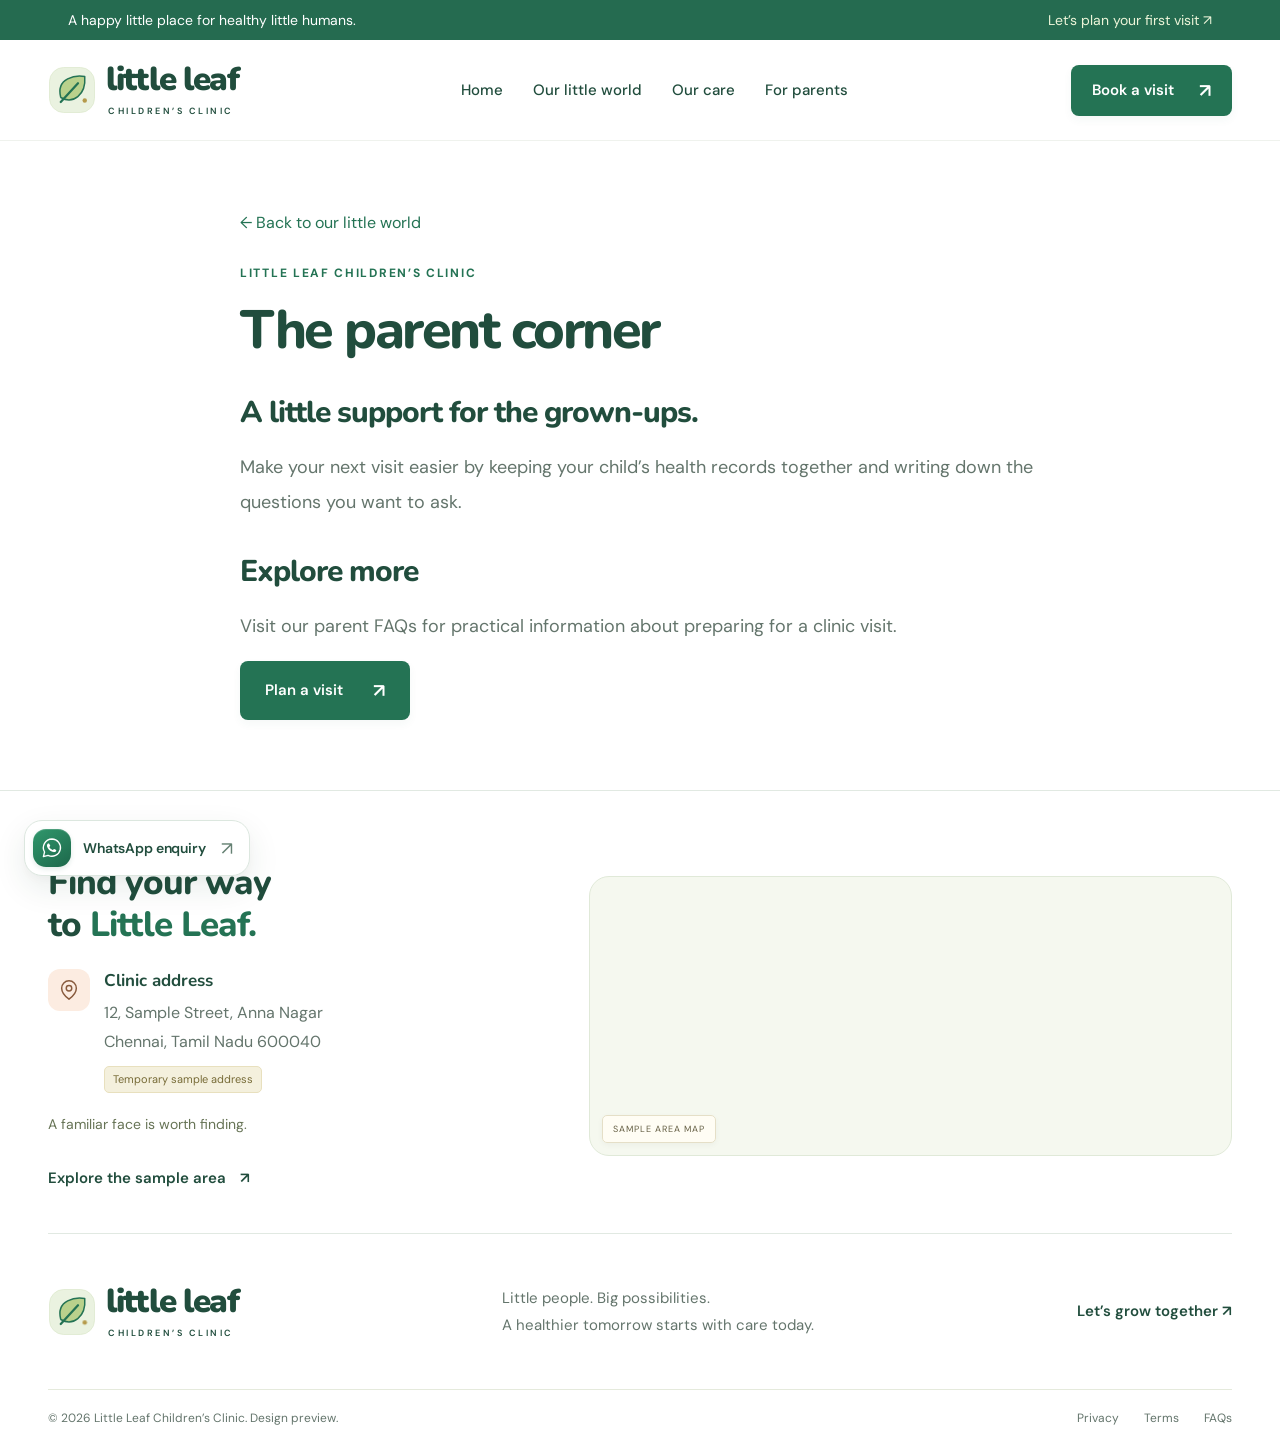
<file: blog.html>
﻿<!DOCTYPE html>
<html lang="en"><head><meta charset="UTF-8"><meta name="viewport" content="width=device-width, initial-scale=1"><title>The parent corner | Little Leaf Children’s Clinic</title><meta name="description" content="A little support for the grown-ups."><link rel="preconnect" href="https://fonts.googleapis.com"><link rel="preconnect" href="https://fonts.gstatic.com" crossorigin><link href="https://fonts.googleapis.com/css2?family=Caveat:wght@500;600&family=DM+Sans:wght@400;500;600;700&family=Nunito:wght@600;700;800;900&display=swap" rel="stylesheet"><link rel="stylesheet" href="assets/children.css"><link rel="icon" href="assets/leaf.svg"><script src="assets/clinic-config.js" defer></script><script src="assets/children.js" defer></script></head><body><div class="welcome-loader" id="welcome-loader" role="status" aria-label="Welcome to Little Leaf"><div class="loader-content"><div class="loader-heart"><svg viewBox="0 0 64 64" aria-hidden="true"><path d="M32 54S7 39 7 22C7 7 26 5 32 18 38 5 57 7 57 22 57 39 32 54 32 54Z"/></svg><span class="heart-spark">&#10022;</span></div><div class="loader-brand"><span class="loader-leaf" aria-hidden="true"><svg class="logo-mark" viewBox="0 0 64 64" aria-hidden="true" focusable="false"><rect class="logo-tile" x="2" y="2" width="60" height="60" rx="19"/><path class="logo-leaf" pathLength="1" d="M17 42C10 15 38 12 49 14c2 25-16 37-32 28Z"/><path class="logo-stem" pathLength="1" d="m17 48 23-25"/><circle class="logo-spark" cx="49" cy="46" r="3"/></svg></span><span>little leaf</span></div><div class="loader-tagline">A little care. A whole lot of heart.</div><svg class="heartbeat-line" viewBox="0 0 240 48" aria-hidden="true"><path class="ecg-track" d="M0 25H65l9-8 10 17 12-29 14 40 13-28 9 8h108"/><path class="ecg-pulse" d="M0 25H65l9-8 10 17 12-29 14 40 13-28 9 8h108"/></svg><span class="loader-footnote">MAKING ROOM FOR LITTLE SMILES</span></div></div>
<div class="announcement"><span>A happy little place for healthy little humans.</span><a href="#appointments">Let’s plan your first visit ↗</a></div>
<header><div class="container nav-wrap"><a href="index.html" class="brand"><span class="brand-icon" aria-hidden="true"><svg class="logo-mark" viewBox="0 0 64 64" aria-hidden="true" focusable="false"><rect class="logo-tile" x="2" y="2" width="60" height="60" rx="19"/><path class="logo-leaf" pathLength="1" d="M17 42C10 15 38 12 49 14c2 25-16 37-32 28Z"/><path class="logo-stem" pathLength="1" d="m17 48 23-25"/><circle class="logo-spark" cx="49" cy="46" r="3"/></svg></span><span>little leaf<small>CHILDREN’S CLINIC</small></span></a><nav id="navigation" aria-label="Main navigation"><a href="index.html#home">Home</a><a href="index.html#about">Our little world</a><a href="index.html#services">Our care</a><a href="index.html#parents">For parents</a></nav><a class="button nav-cta" href="index.html#appointments">Book a visit <span>↗</span></a><button class="menu-toggle" aria-label="Open navigation" aria-controls="navigation" aria-expanded="false">☰</button></div></header>
<main class="container detail-main"><a class="back-link" href="index.html">← Back to our little world</a><div class="eyebrow">LITTLE LEAF CHILDREN’S CLINIC</div><h1>The parent corner</h1><h2>A little support for the grown-ups.</h2><p>Make your next visit easier by keeping your child’s health records together and writing down the questions you want to ask.</p><h2>Explore more</h2><p>Visit our parent FAQs for practical information about preparing for a clinic visit.</p><a class="button" href="index.html#appointments">Plan a visit <span>↗</span></a></main><footer><section class="footer-location container" aria-labelledby="visit-us-title"><div class="location-copy"><span class="eyebrow">COME SAY HELLO</span><h2 id="visit-us-title">Find your way<br>to <span>Little Leaf.</span></h2><div class="address-row"><span class="address-icon" aria-hidden="true"><svg viewBox="0 0 24 24"><path d="M20 10c0 6-8 12-8 12S4 16 4 10a8 8 0 1 1 16 0Z"/><circle cx="12" cy="10" r="3"/></svg></span><div><h3>Clinic address</h3><address data-clinic-address>12, Sample Street, Anna Nagar<br>Chennai, Tamil Nadu 600040</address><span class="address-demo-label">Temporary sample address</span></div></div><p class="location-note">A familiar face is worth finding.</p><a class="text-link map-directions" href="https://www.google.com/maps/search/?api=1&query=Anna%20Nagar%2C%20Chennai%2C%20Tamil%20Nadu" target="_blank" rel="noopener noreferrer">Explore the sample area <span aria-hidden="true">&#8599;</span></a></div><div class="clinic-map" data-clinic-map><iframe title="Sample location map: Anna Nagar, Chennai. This is not a confirmed clinic address." src="https://maps.google.com/maps?q=Anna%20Nagar%2C%20Chennai%2C%20Tamil%20Nadu&z=14&output=embed" loading="lazy" referrerpolicy="no-referrer-when-downgrade" allowfullscreen></iframe><span class="map-demo-label">SAMPLE AREA MAP</span></div></section><div class="container footer-main"><a href="index.html" class="brand"><span class="brand-icon" aria-hidden="true"><svg class="logo-mark" viewBox="0 0 64 64" aria-hidden="true" focusable="false"><rect class="logo-tile" x="2" y="2" width="60" height="60" rx="19"/><path class="logo-leaf" pathLength="1" d="M17 42C10 15 38 12 49 14c2 25-16 37-32 28Z"/><path class="logo-stem" pathLength="1" d="m17 48 23-25"/><circle class="logo-spark" cx="49" cy="46" r="3"/></svg></span><span>little leaf<small>CHILDREN’S CLINIC</small></span></a><p>Little people. Big possibilities.<br>A healthier tomorrow starts with care today.</p><a class="text-link" href="index.html#appointments">Let’s grow together ↗</a></div><div class="container footer-bottom"><span>© <span id="year">2026</span> Little Leaf Children’s Clinic. Design preview.</span><div><a href="privacy.html">Privacy</a><a href="terms.html">Terms</a><a href="faq.html">FAQs</a></div></div></footer><a class="whatsapp-enquiry" data-whatsapp-enquiry href="index.html#appointments" aria-label="Enquire about an appointment on WhatsApp"><svg class="whatsapp-modern-icon" viewBox="0 0 32 32" aria-hidden="true" focusable="false"><path class="wa-bubble" d="M16 4a11.5 11.5 0 0 0-9.9 17.35L4.5 27.5l6.3-1.65A11.5 11.5 0 1 0 16 4Z"/><path class="wa-handset" d="M12.1 9.7c-.3-.7-.6-.7-.9-.7h-.8c-.3 0-.7.1-1 .5-.4.4-1.4 1.4-1.4 3.3s1.4 3.8 1.6 4.1c.2.3 2.8 4.4 6.8 5.9 3.3 1.3 4 .9 4.7.8.7-.1 2.3-.9 2.6-1.8.3-.9.3-1.6.2-1.8-.1-.2-.4-.3-.8-.5l-2.6-1.2c-.3-.1-.6-.2-.8.2l-1.2 1.4c-.2.2-.4.3-.8.1s-1.7-.6-3.2-2c-1.2-1.1-2-2.4-2.2-2.8-.2-.4 0-.6.2-.8l.7-.8c.2-.2.3-.4.4-.6.1-.3.1-.5 0-.7Z"/></svg><span>WhatsApp enquiry</span></a></body></html>
</file>
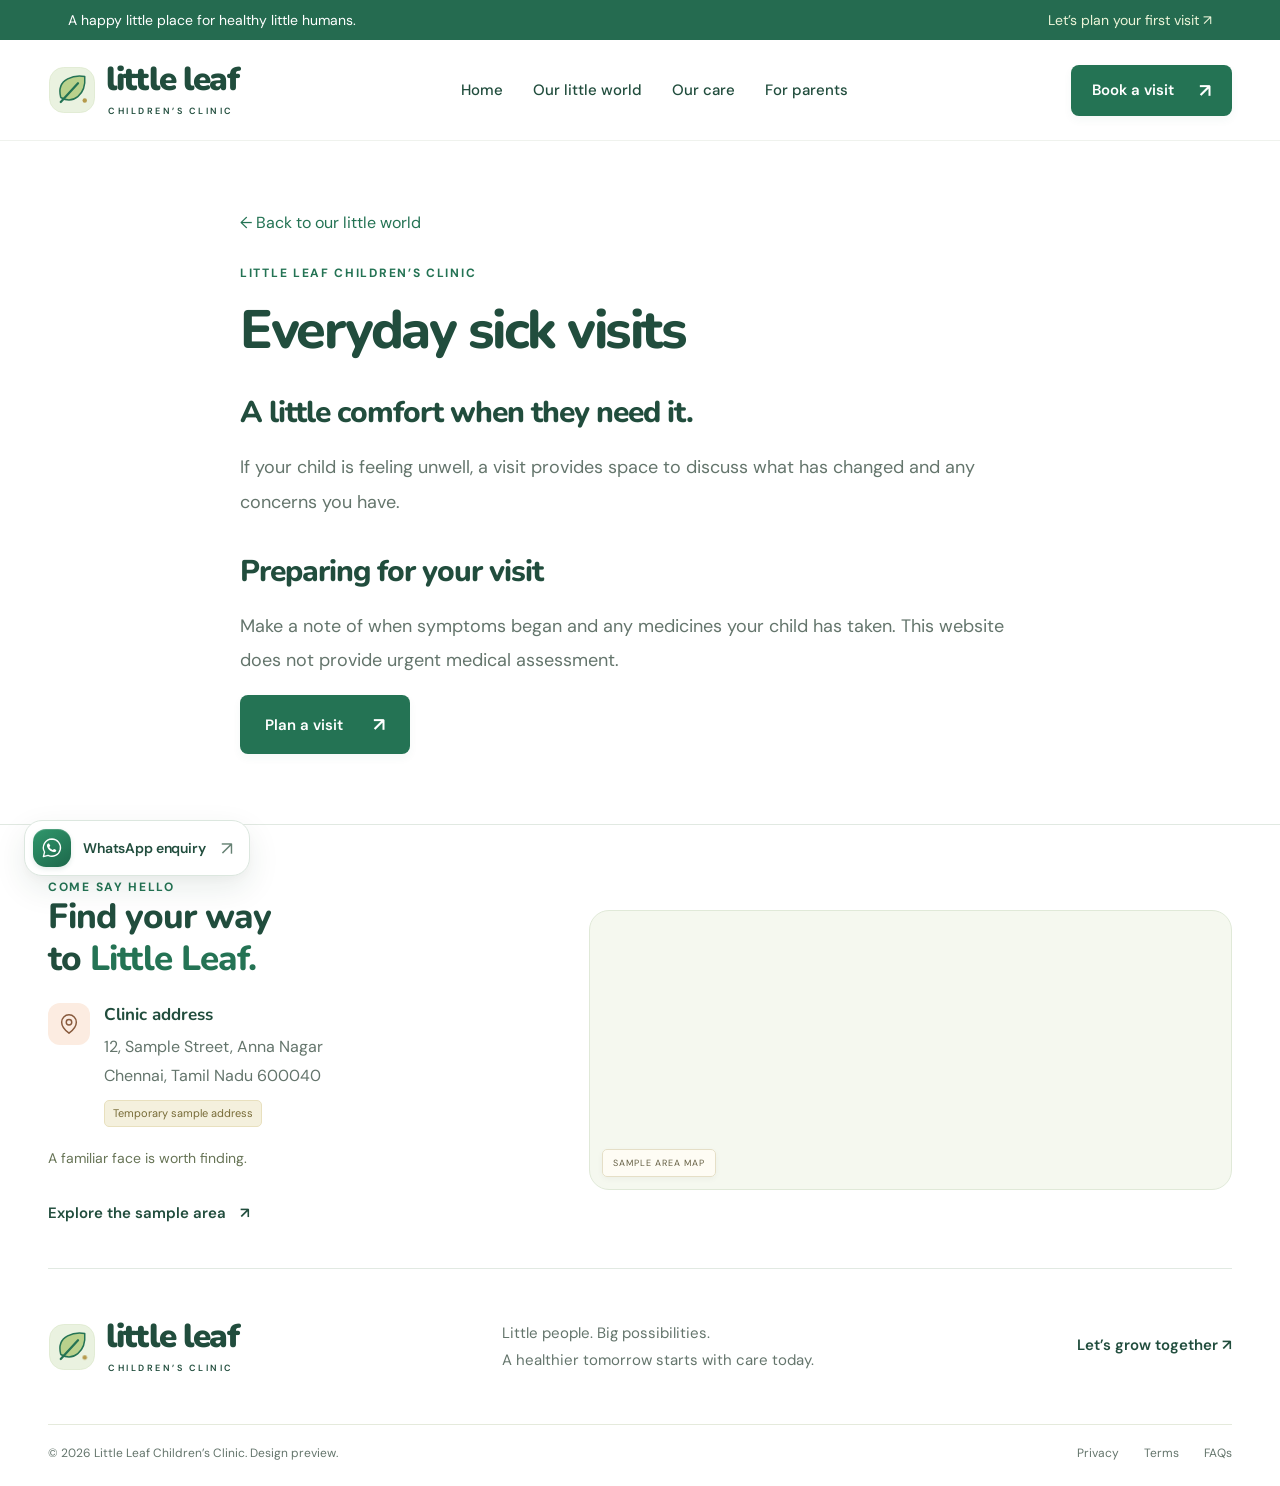
<file: cardiac-rehabilitation.html>
﻿<!DOCTYPE html>
<html lang="en"><head><meta charset="UTF-8"><meta name="viewport" content="width=device-width, initial-scale=1"><title>Everyday sick visits | Little Leaf Children’s Clinic</title><meta name="description" content="A little comfort when they need it."><link rel="preconnect" href="https://fonts.googleapis.com"><link rel="preconnect" href="https://fonts.gstatic.com" crossorigin><link href="https://fonts.googleapis.com/css2?family=Caveat:wght@500;600&family=DM+Sans:wght@400;500;600;700&family=Nunito:wght@600;700;800;900&display=swap" rel="stylesheet"><link rel="stylesheet" href="assets/children.css"><link rel="icon" href="assets/leaf.svg"><script src="assets/clinic-config.js" defer></script><script src="assets/children.js" defer></script></head><body><div class="welcome-loader" id="welcome-loader" role="status" aria-label="Welcome to Little Leaf"><div class="loader-content"><div class="loader-heart"><svg viewBox="0 0 64 64" aria-hidden="true"><path d="M32 54S7 39 7 22C7 7 26 5 32 18 38 5 57 7 57 22 57 39 32 54 32 54Z"/></svg><span class="heart-spark">&#10022;</span></div><div class="loader-brand"><span class="loader-leaf" aria-hidden="true"><svg class="logo-mark" viewBox="0 0 64 64" aria-hidden="true" focusable="false"><rect class="logo-tile" x="2" y="2" width="60" height="60" rx="19"/><path class="logo-leaf" pathLength="1" d="M17 42C10 15 38 12 49 14c2 25-16 37-32 28Z"/><path class="logo-stem" pathLength="1" d="m17 48 23-25"/><circle class="logo-spark" cx="49" cy="46" r="3"/></svg></span><span>little leaf</span></div><div class="loader-tagline">A little care. A whole lot of heart.</div><svg class="heartbeat-line" viewBox="0 0 240 48" aria-hidden="true"><path class="ecg-track" d="M0 25H65l9-8 10 17 12-29 14 40 13-28 9 8h108"/><path class="ecg-pulse" d="M0 25H65l9-8 10 17 12-29 14 40 13-28 9 8h108"/></svg><span class="loader-footnote">MAKING ROOM FOR LITTLE SMILES</span></div></div>
<div class="announcement"><span>A happy little place for healthy little humans.</span><a href="#appointments">Let’s plan your first visit ↗</a></div>
<header><div class="container nav-wrap"><a href="index.html" class="brand"><span class="brand-icon" aria-hidden="true"><svg class="logo-mark" viewBox="0 0 64 64" aria-hidden="true" focusable="false"><rect class="logo-tile" x="2" y="2" width="60" height="60" rx="19"/><path class="logo-leaf" pathLength="1" d="M17 42C10 15 38 12 49 14c2 25-16 37-32 28Z"/><path class="logo-stem" pathLength="1" d="m17 48 23-25"/><circle class="logo-spark" cx="49" cy="46" r="3"/></svg></span><span>little leaf<small>CHILDREN’S CLINIC</small></span></a><nav id="navigation" aria-label="Main navigation"><a href="index.html#home">Home</a><a href="index.html#about">Our little world</a><a href="index.html#services">Our care</a><a href="index.html#parents">For parents</a></nav><a class="button nav-cta" href="index.html#appointments">Book a visit <span>↗</span></a><button class="menu-toggle" aria-label="Open navigation" aria-controls="navigation" aria-expanded="false">☰</button></div></header>
<main class="container detail-main"><a class="back-link" href="index.html">← Back to our little world</a><div class="eyebrow">LITTLE LEAF CHILDREN’S CLINIC</div><h1>Everyday sick visits</h1><h2>A little comfort when they need it.</h2><p>If your child is feeling unwell, a visit provides space to discuss what has changed and any concerns you have.</p><h2>Preparing for your visit</h2><p>Make a note of when symptoms began and any medicines your child has taken. This website does not provide urgent medical assessment.</p><a class="button" href="index.html#appointments">Plan a visit <span>↗</span></a></main><footer><section class="footer-location container" aria-labelledby="visit-us-title"><div class="location-copy"><span class="eyebrow">COME SAY HELLO</span><h2 id="visit-us-title">Find your way<br>to <span>Little Leaf.</span></h2><div class="address-row"><span class="address-icon" aria-hidden="true"><svg viewBox="0 0 24 24"><path d="M20 10c0 6-8 12-8 12S4 16 4 10a8 8 0 1 1 16 0Z"/><circle cx="12" cy="10" r="3"/></svg></span><div><h3>Clinic address</h3><address data-clinic-address>12, Sample Street, Anna Nagar<br>Chennai, Tamil Nadu 600040</address><span class="address-demo-label">Temporary sample address</span></div></div><p class="location-note">A familiar face is worth finding.</p><a class="text-link map-directions" href="https://www.google.com/maps/search/?api=1&query=Anna%20Nagar%2C%20Chennai%2C%20Tamil%20Nadu" target="_blank" rel="noopener noreferrer">Explore the sample area <span aria-hidden="true">&#8599;</span></a></div><div class="clinic-map" data-clinic-map><iframe title="Sample location map: Anna Nagar, Chennai. This is not a confirmed clinic address." src="https://maps.google.com/maps?q=Anna%20Nagar%2C%20Chennai%2C%20Tamil%20Nadu&z=14&output=embed" loading="lazy" referrerpolicy="no-referrer-when-downgrade" allowfullscreen></iframe><span class="map-demo-label">SAMPLE AREA MAP</span></div></section><div class="container footer-main"><a href="index.html" class="brand"><span class="brand-icon" aria-hidden="true"><svg class="logo-mark" viewBox="0 0 64 64" aria-hidden="true" focusable="false"><rect class="logo-tile" x="2" y="2" width="60" height="60" rx="19"/><path class="logo-leaf" pathLength="1" d="M17 42C10 15 38 12 49 14c2 25-16 37-32 28Z"/><path class="logo-stem" pathLength="1" d="m17 48 23-25"/><circle class="logo-spark" cx="49" cy="46" r="3"/></svg></span><span>little leaf<small>CHILDREN’S CLINIC</small></span></a><p>Little people. Big possibilities.<br>A healthier tomorrow starts with care today.</p><a class="text-link" href="index.html#appointments">Let’s grow together ↗</a></div><div class="container footer-bottom"><span>© <span id="year">2026</span> Little Leaf Children’s Clinic. Design preview.</span><div><a href="privacy.html">Privacy</a><a href="terms.html">Terms</a><a href="faq.html">FAQs</a></div></div></footer><a class="whatsapp-enquiry" data-whatsapp-enquiry href="index.html#appointments" aria-label="Enquire about an appointment on WhatsApp"><svg class="whatsapp-modern-icon" viewBox="0 0 32 32" aria-hidden="true" focusable="false"><path class="wa-bubble" d="M16 4a11.5 11.5 0 0 0-9.9 17.35L4.5 27.5l6.3-1.65A11.5 11.5 0 1 0 16 4Z"/><path class="wa-handset" d="M12.1 9.7c-.3-.7-.6-.7-.9-.7h-.8c-.3 0-.7.1-1 .5-.4.4-1.4 1.4-1.4 3.3s1.4 3.8 1.6 4.1c.2.3 2.8 4.4 6.8 5.9 3.3 1.3 4 .9 4.7.8.7-.1 2.3-.9 2.6-1.8.3-.9.3-1.6.2-1.8-.1-.2-.4-.3-.8-.5l-2.6-1.2c-.3-.1-.6-.2-.8.2l-1.2 1.4c-.2.2-.4.3-.8.1s-1.7-.6-3.2-2c-1.2-1.1-2-2.4-2.2-2.8-.2-.4 0-.6.2-.8l.7-.8c.2-.2.3-.4.4-.6.1-.3.1-.5 0-.7Z"/></svg><span>WhatsApp enquiry</span></a></body></html>
</file>
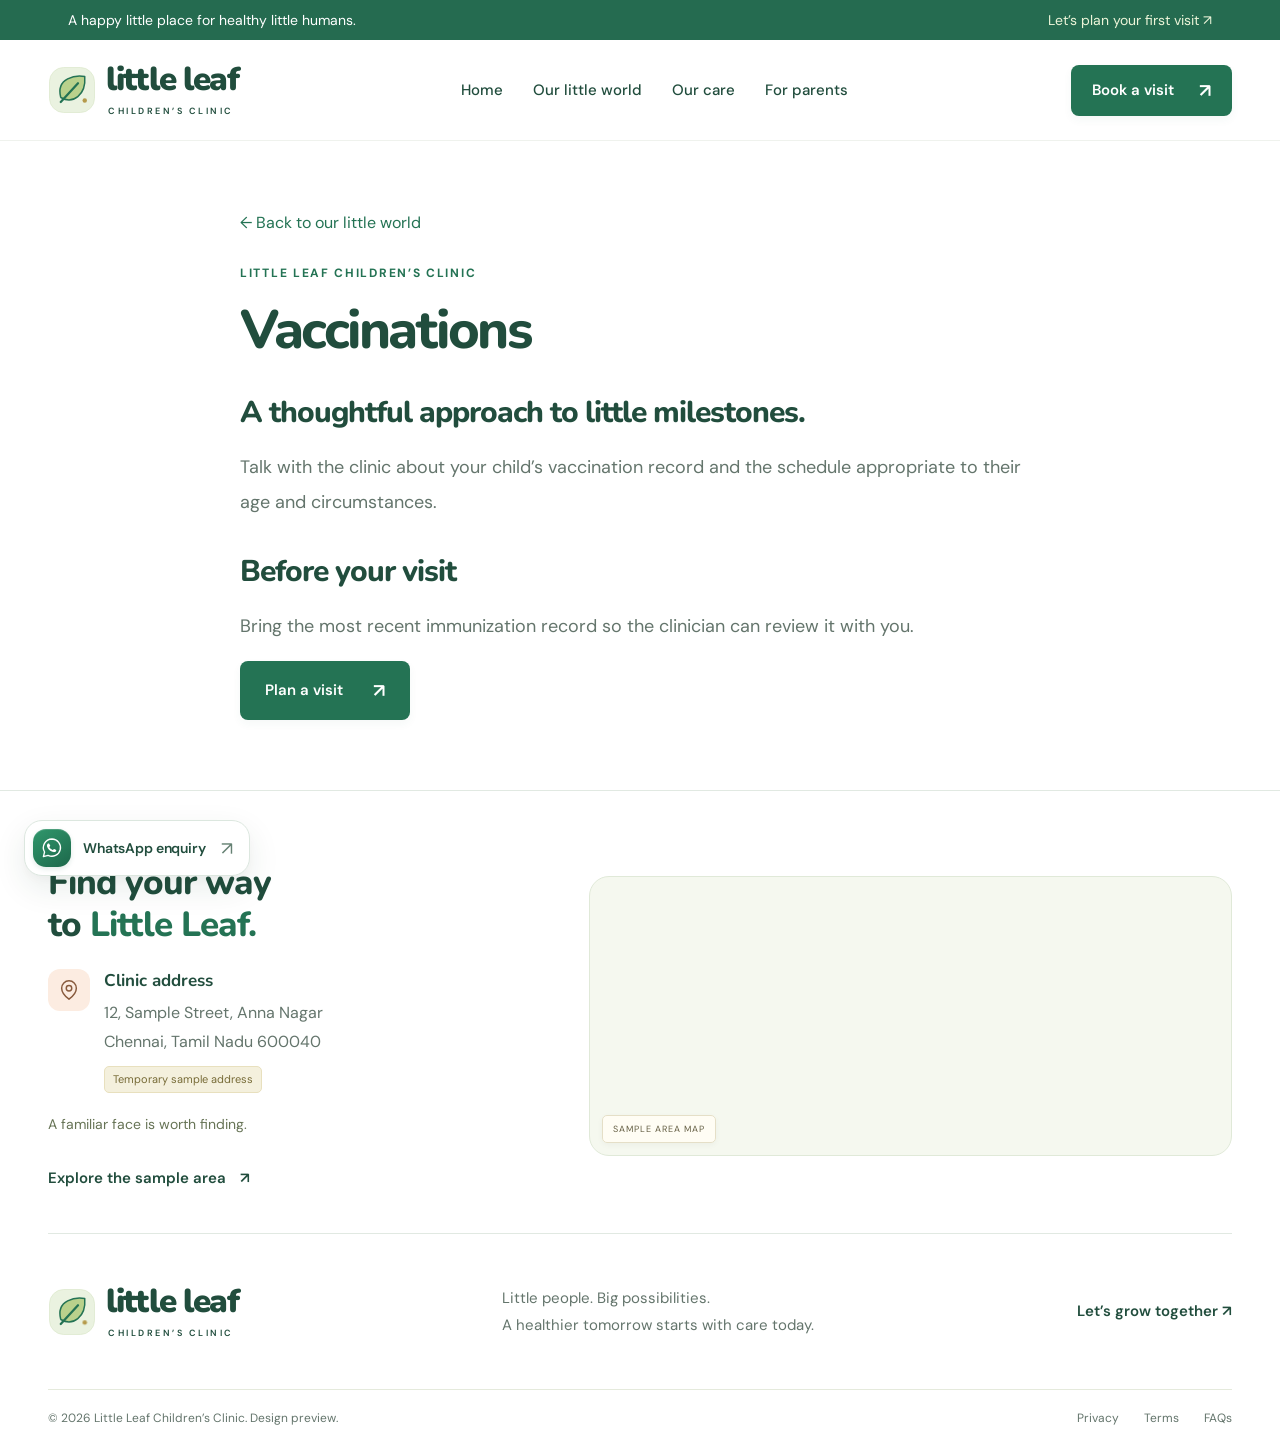
<file: ECG-diagnostics.html>
﻿<!DOCTYPE html>
<html lang="en"><head><meta charset="UTF-8"><meta name="viewport" content="width=device-width, initial-scale=1"><title>Vaccinations | Little Leaf Children’s Clinic</title><meta name="description" content="A thoughtful approach to little milestones."><link rel="preconnect" href="https://fonts.googleapis.com"><link rel="preconnect" href="https://fonts.gstatic.com" crossorigin><link href="https://fonts.googleapis.com/css2?family=Caveat:wght@500;600&family=DM+Sans:wght@400;500;600;700&family=Nunito:wght@600;700;800;900&display=swap" rel="stylesheet"><link rel="stylesheet" href="assets/children.css"><link rel="icon" href="assets/leaf.svg"><script src="assets/clinic-config.js" defer></script><script src="assets/children.js" defer></script></head><body><div class="welcome-loader" id="welcome-loader" role="status" aria-label="Welcome to Little Leaf"><div class="loader-content"><div class="loader-heart"><svg viewBox="0 0 64 64" aria-hidden="true"><path d="M32 54S7 39 7 22C7 7 26 5 32 18 38 5 57 7 57 22 57 39 32 54 32 54Z"/></svg><span class="heart-spark">&#10022;</span></div><div class="loader-brand"><span class="loader-leaf" aria-hidden="true"><svg class="logo-mark" viewBox="0 0 64 64" aria-hidden="true" focusable="false"><rect class="logo-tile" x="2" y="2" width="60" height="60" rx="19"/><path class="logo-leaf" pathLength="1" d="M17 42C10 15 38 12 49 14c2 25-16 37-32 28Z"/><path class="logo-stem" pathLength="1" d="m17 48 23-25"/><circle class="logo-spark" cx="49" cy="46" r="3"/></svg></span><span>little leaf</span></div><div class="loader-tagline">A little care. A whole lot of heart.</div><svg class="heartbeat-line" viewBox="0 0 240 48" aria-hidden="true"><path class="ecg-track" d="M0 25H65l9-8 10 17 12-29 14 40 13-28 9 8h108"/><path class="ecg-pulse" d="M0 25H65l9-8 10 17 12-29 14 40 13-28 9 8h108"/></svg><span class="loader-footnote">MAKING ROOM FOR LITTLE SMILES</span></div></div>
<div class="announcement"><span>A happy little place for healthy little humans.</span><a href="#appointments">Let’s plan your first visit ↗</a></div>
<header><div class="container nav-wrap"><a href="index.html" class="brand"><span class="brand-icon" aria-hidden="true"><svg class="logo-mark" viewBox="0 0 64 64" aria-hidden="true" focusable="false"><rect class="logo-tile" x="2" y="2" width="60" height="60" rx="19"/><path class="logo-leaf" pathLength="1" d="M17 42C10 15 38 12 49 14c2 25-16 37-32 28Z"/><path class="logo-stem" pathLength="1" d="m17 48 23-25"/><circle class="logo-spark" cx="49" cy="46" r="3"/></svg></span><span>little leaf<small>CHILDREN’S CLINIC</small></span></a><nav id="navigation" aria-label="Main navigation"><a href="index.html#home">Home</a><a href="index.html#about">Our little world</a><a href="index.html#services">Our care</a><a href="index.html#parents">For parents</a></nav><a class="button nav-cta" href="index.html#appointments">Book a visit <span>↗</span></a><button class="menu-toggle" aria-label="Open navigation" aria-controls="navigation" aria-expanded="false">☰</button></div></header>
<main class="container detail-main"><a class="back-link" href="index.html">← Back to our little world</a><div class="eyebrow">LITTLE LEAF CHILDREN’S CLINIC</div><h1>Vaccinations</h1><h2>A thoughtful approach to little milestones.</h2><p>Talk with the clinic about your child’s vaccination record and the schedule appropriate to their age and circumstances.</p><h2>Before your visit</h2><p>Bring the most recent immunization record so the clinician can review it with you.</p><a class="button" href="index.html#appointments">Plan a visit <span>↗</span></a></main><footer><section class="footer-location container" aria-labelledby="visit-us-title"><div class="location-copy"><span class="eyebrow">COME SAY HELLO</span><h2 id="visit-us-title">Find your way<br>to <span>Little Leaf.</span></h2><div class="address-row"><span class="address-icon" aria-hidden="true"><svg viewBox="0 0 24 24"><path d="M20 10c0 6-8 12-8 12S4 16 4 10a8 8 0 1 1 16 0Z"/><circle cx="12" cy="10" r="3"/></svg></span><div><h3>Clinic address</h3><address data-clinic-address>12, Sample Street, Anna Nagar<br>Chennai, Tamil Nadu 600040</address><span class="address-demo-label">Temporary sample address</span></div></div><p class="location-note">A familiar face is worth finding.</p><a class="text-link map-directions" href="https://www.google.com/maps/search/?api=1&query=Anna%20Nagar%2C%20Chennai%2C%20Tamil%20Nadu" target="_blank" rel="noopener noreferrer">Explore the sample area <span aria-hidden="true">&#8599;</span></a></div><div class="clinic-map" data-clinic-map><iframe title="Sample location map: Anna Nagar, Chennai. This is not a confirmed clinic address." src="https://maps.google.com/maps?q=Anna%20Nagar%2C%20Chennai%2C%20Tamil%20Nadu&z=14&output=embed" loading="lazy" referrerpolicy="no-referrer-when-downgrade" allowfullscreen></iframe><span class="map-demo-label">SAMPLE AREA MAP</span></div></section><div class="container footer-main"><a href="index.html" class="brand"><span class="brand-icon" aria-hidden="true"><svg class="logo-mark" viewBox="0 0 64 64" aria-hidden="true" focusable="false"><rect class="logo-tile" x="2" y="2" width="60" height="60" rx="19"/><path class="logo-leaf" pathLength="1" d="M17 42C10 15 38 12 49 14c2 25-16 37-32 28Z"/><path class="logo-stem" pathLength="1" d="m17 48 23-25"/><circle class="logo-spark" cx="49" cy="46" r="3"/></svg></span><span>little leaf<small>CHILDREN’S CLINIC</small></span></a><p>Little people. Big possibilities.<br>A healthier tomorrow starts with care today.</p><a class="text-link" href="index.html#appointments">Let’s grow together ↗</a></div><div class="container footer-bottom"><span>© <span id="year">2026</span> Little Leaf Children’s Clinic. Design preview.</span><div><a href="privacy.html">Privacy</a><a href="terms.html">Terms</a><a href="faq.html">FAQs</a></div></div></footer><a class="whatsapp-enquiry" data-whatsapp-enquiry href="index.html#appointments" aria-label="Enquire about an appointment on WhatsApp"><svg class="whatsapp-modern-icon" viewBox="0 0 32 32" aria-hidden="true" focusable="false"><path class="wa-bubble" d="M16 4a11.5 11.5 0 0 0-9.9 17.35L4.5 27.5l6.3-1.65A11.5 11.5 0 1 0 16 4Z"/><path class="wa-handset" d="M12.1 9.7c-.3-.7-.6-.7-.9-.7h-.8c-.3 0-.7.1-1 .5-.4.4-1.4 1.4-1.4 3.3s1.4 3.8 1.6 4.1c.2.3 2.8 4.4 6.8 5.9 3.3 1.3 4 .9 4.7.8.7-.1 2.3-.9 2.6-1.8.3-.9.3-1.6.2-1.8-.1-.2-.4-.3-.8-.5l-2.6-1.2c-.3-.1-.6-.2-.8.2l-1.2 1.4c-.2.2-.4.3-.8.1s-1.7-.6-3.2-2c-1.2-1.1-2-2.4-2.2-2.8-.2-.4 0-.6.2-.8l.7-.8c.2-.2.3-.4.4-.6.1-.3.1-.5 0-.7Z"/></svg><span>WhatsApp enquiry</span></a></body></html>
</file>
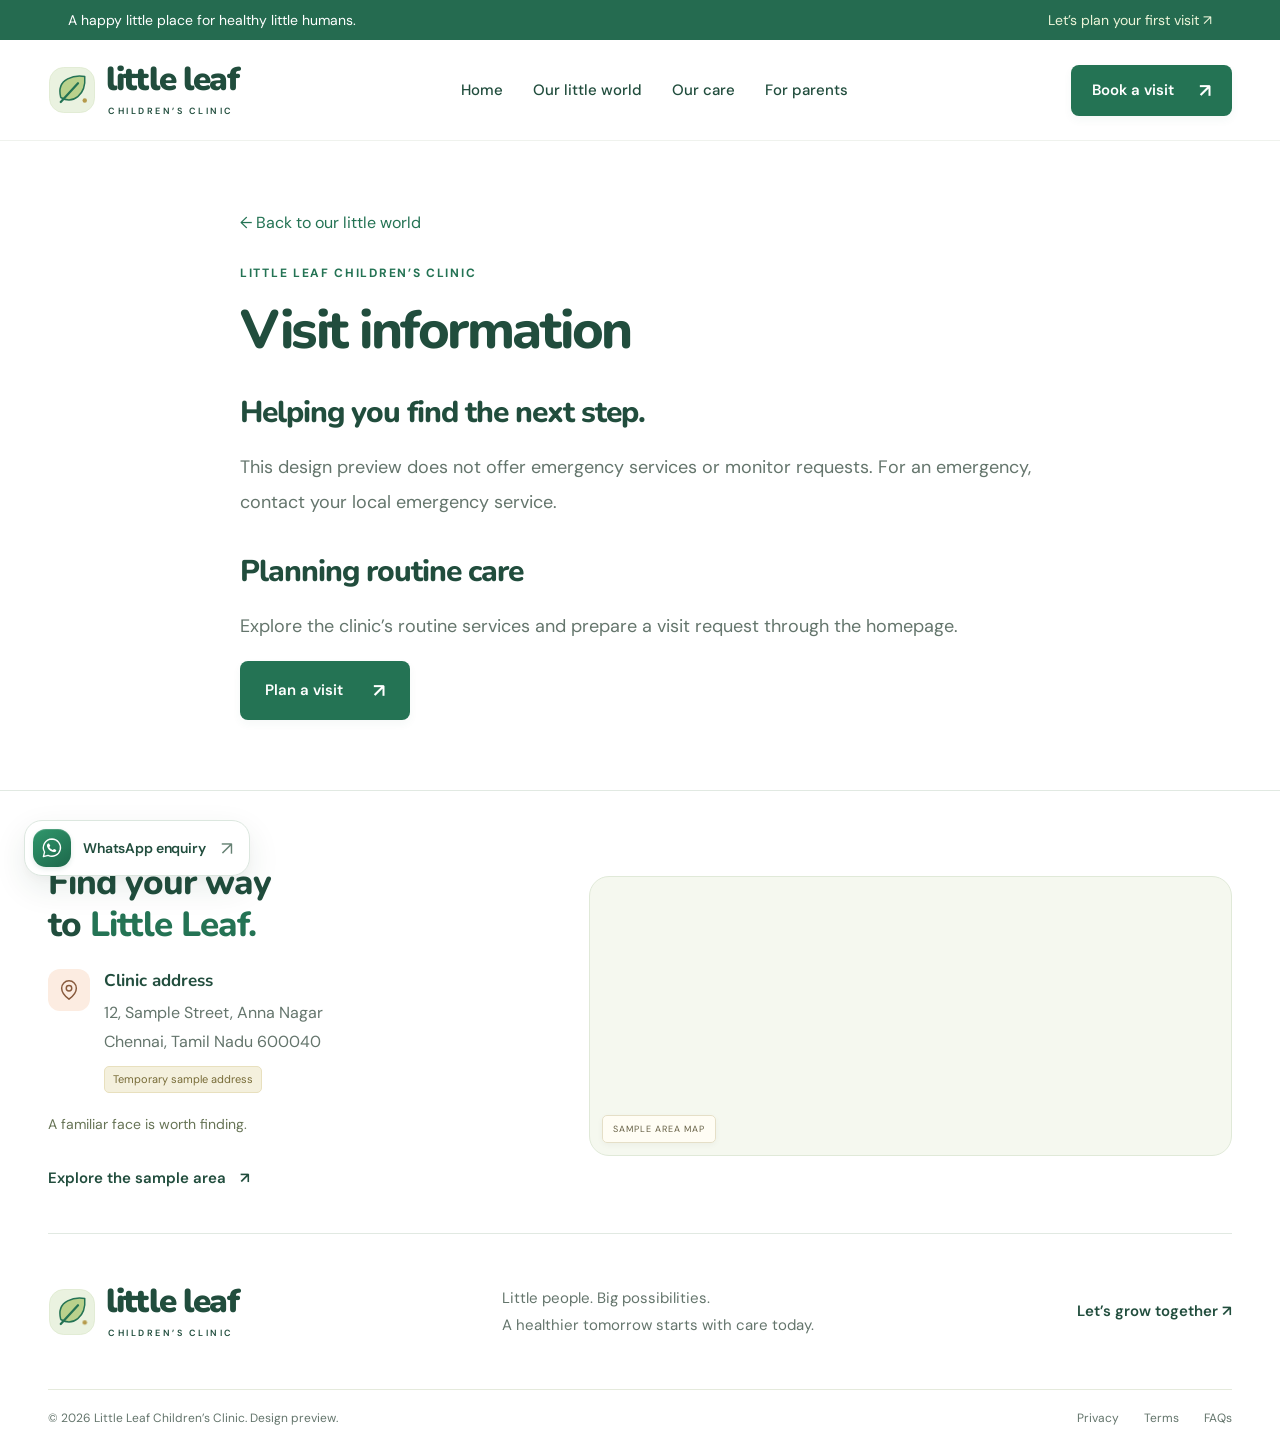
<file: Emergency.html>
﻿<!DOCTYPE html>
<html lang="en"><head><meta charset="UTF-8"><meta name="viewport" content="width=device-width, initial-scale=1"><title>Visit information | Little Leaf Children’s Clinic</title><meta name="description" content="Helping you find the next step."><link rel="preconnect" href="https://fonts.googleapis.com"><link rel="preconnect" href="https://fonts.gstatic.com" crossorigin><link href="https://fonts.googleapis.com/css2?family=Caveat:wght@500;600&family=DM+Sans:wght@400;500;600;700&family=Nunito:wght@600;700;800;900&display=swap" rel="stylesheet"><link rel="stylesheet" href="assets/children.css"><link rel="icon" href="assets/leaf.svg"><script src="assets/clinic-config.js" defer></script><script src="assets/children.js" defer></script></head><body><div class="welcome-loader" id="welcome-loader" role="status" aria-label="Welcome to Little Leaf"><div class="loader-content"><div class="loader-heart"><svg viewBox="0 0 64 64" aria-hidden="true"><path d="M32 54S7 39 7 22C7 7 26 5 32 18 38 5 57 7 57 22 57 39 32 54 32 54Z"/></svg><span class="heart-spark">&#10022;</span></div><div class="loader-brand"><span class="loader-leaf" aria-hidden="true"><svg class="logo-mark" viewBox="0 0 64 64" aria-hidden="true" focusable="false"><rect class="logo-tile" x="2" y="2" width="60" height="60" rx="19"/><path class="logo-leaf" pathLength="1" d="M17 42C10 15 38 12 49 14c2 25-16 37-32 28Z"/><path class="logo-stem" pathLength="1" d="m17 48 23-25"/><circle class="logo-spark" cx="49" cy="46" r="3"/></svg></span><span>little leaf</span></div><div class="loader-tagline">A little care. A whole lot of heart.</div><svg class="heartbeat-line" viewBox="0 0 240 48" aria-hidden="true"><path class="ecg-track" d="M0 25H65l9-8 10 17 12-29 14 40 13-28 9 8h108"/><path class="ecg-pulse" d="M0 25H65l9-8 10 17 12-29 14 40 13-28 9 8h108"/></svg><span class="loader-footnote">MAKING ROOM FOR LITTLE SMILES</span></div></div>
<div class="announcement"><span>A happy little place for healthy little humans.</span><a href="#appointments">Let’s plan your first visit ↗</a></div>
<header><div class="container nav-wrap"><a href="index.html" class="brand"><span class="brand-icon" aria-hidden="true"><svg class="logo-mark" viewBox="0 0 64 64" aria-hidden="true" focusable="false"><rect class="logo-tile" x="2" y="2" width="60" height="60" rx="19"/><path class="logo-leaf" pathLength="1" d="M17 42C10 15 38 12 49 14c2 25-16 37-32 28Z"/><path class="logo-stem" pathLength="1" d="m17 48 23-25"/><circle class="logo-spark" cx="49" cy="46" r="3"/></svg></span><span>little leaf<small>CHILDREN’S CLINIC</small></span></a><nav id="navigation" aria-label="Main navigation"><a href="index.html#home">Home</a><a href="index.html#about">Our little world</a><a href="index.html#services">Our care</a><a href="index.html#parents">For parents</a></nav><a class="button nav-cta" href="index.html#appointments">Book a visit <span>↗</span></a><button class="menu-toggle" aria-label="Open navigation" aria-controls="navigation" aria-expanded="false">☰</button></div></header>
<main class="container detail-main"><a class="back-link" href="index.html">← Back to our little world</a><div class="eyebrow">LITTLE LEAF CHILDREN’S CLINIC</div><h1>Visit information</h1><h2>Helping you find the next step.</h2><p>This design preview does not offer emergency services or monitor requests. For an emergency, contact your local emergency service.</p><h2>Planning routine care</h2><p>Explore the clinic’s routine services and prepare a visit request through the homepage.</p><a class="button" href="index.html#appointments">Plan a visit <span>↗</span></a></main><footer><section class="footer-location container" aria-labelledby="visit-us-title"><div class="location-copy"><span class="eyebrow">COME SAY HELLO</span><h2 id="visit-us-title">Find your way<br>to <span>Little Leaf.</span></h2><div class="address-row"><span class="address-icon" aria-hidden="true"><svg viewBox="0 0 24 24"><path d="M20 10c0 6-8 12-8 12S4 16 4 10a8 8 0 1 1 16 0Z"/><circle cx="12" cy="10" r="3"/></svg></span><div><h3>Clinic address</h3><address data-clinic-address>12, Sample Street, Anna Nagar<br>Chennai, Tamil Nadu 600040</address><span class="address-demo-label">Temporary sample address</span></div></div><p class="location-note">A familiar face is worth finding.</p><a class="text-link map-directions" href="https://www.google.com/maps/search/?api=1&query=Anna%20Nagar%2C%20Chennai%2C%20Tamil%20Nadu" target="_blank" rel="noopener noreferrer">Explore the sample area <span aria-hidden="true">&#8599;</span></a></div><div class="clinic-map" data-clinic-map><iframe title="Sample location map: Anna Nagar, Chennai. This is not a confirmed clinic address." src="https://maps.google.com/maps?q=Anna%20Nagar%2C%20Chennai%2C%20Tamil%20Nadu&z=14&output=embed" loading="lazy" referrerpolicy="no-referrer-when-downgrade" allowfullscreen></iframe><span class="map-demo-label">SAMPLE AREA MAP</span></div></section><div class="container footer-main"><a href="index.html" class="brand"><span class="brand-icon" aria-hidden="true"><svg class="logo-mark" viewBox="0 0 64 64" aria-hidden="true" focusable="false"><rect class="logo-tile" x="2" y="2" width="60" height="60" rx="19"/><path class="logo-leaf" pathLength="1" d="M17 42C10 15 38 12 49 14c2 25-16 37-32 28Z"/><path class="logo-stem" pathLength="1" d="m17 48 23-25"/><circle class="logo-spark" cx="49" cy="46" r="3"/></svg></span><span>little leaf<small>CHILDREN’S CLINIC</small></span></a><p>Little people. Big possibilities.<br>A healthier tomorrow starts with care today.</p><a class="text-link" href="index.html#appointments">Let’s grow together ↗</a></div><div class="container footer-bottom"><span>© <span id="year">2026</span> Little Leaf Children’s Clinic. Design preview.</span><div><a href="privacy.html">Privacy</a><a href="terms.html">Terms</a><a href="faq.html">FAQs</a></div></div></footer><a class="whatsapp-enquiry" data-whatsapp-enquiry href="index.html#appointments" aria-label="Enquire about an appointment on WhatsApp"><svg class="whatsapp-modern-icon" viewBox="0 0 32 32" aria-hidden="true" focusable="false"><path class="wa-bubble" d="M16 4a11.5 11.5 0 0 0-9.9 17.35L4.5 27.5l6.3-1.65A11.5 11.5 0 1 0 16 4Z"/><path class="wa-handset" d="M12.1 9.7c-.3-.7-.6-.7-.9-.7h-.8c-.3 0-.7.1-1 .5-.4.4-1.4 1.4-1.4 3.3s1.4 3.8 1.6 4.1c.2.3 2.8 4.4 6.8 5.9 3.3 1.3 4 .9 4.7.8.7-.1 2.3-.9 2.6-1.8.3-.9.3-1.6.2-1.8-.1-.2-.4-.3-.8-.5l-2.6-1.2c-.3-.1-.6-.2-.8.2l-1.2 1.4c-.2.2-.4.3-.8.1s-1.7-.6-3.2-2c-1.2-1.1-2-2.4-2.2-2.8-.2-.4 0-.6.2-.8l.7-.8c.2-.2.3-.4.4-.6.1-.3.1-.5 0-.7Z"/></svg><span>WhatsApp enquiry</span></a></body></html>
</file>
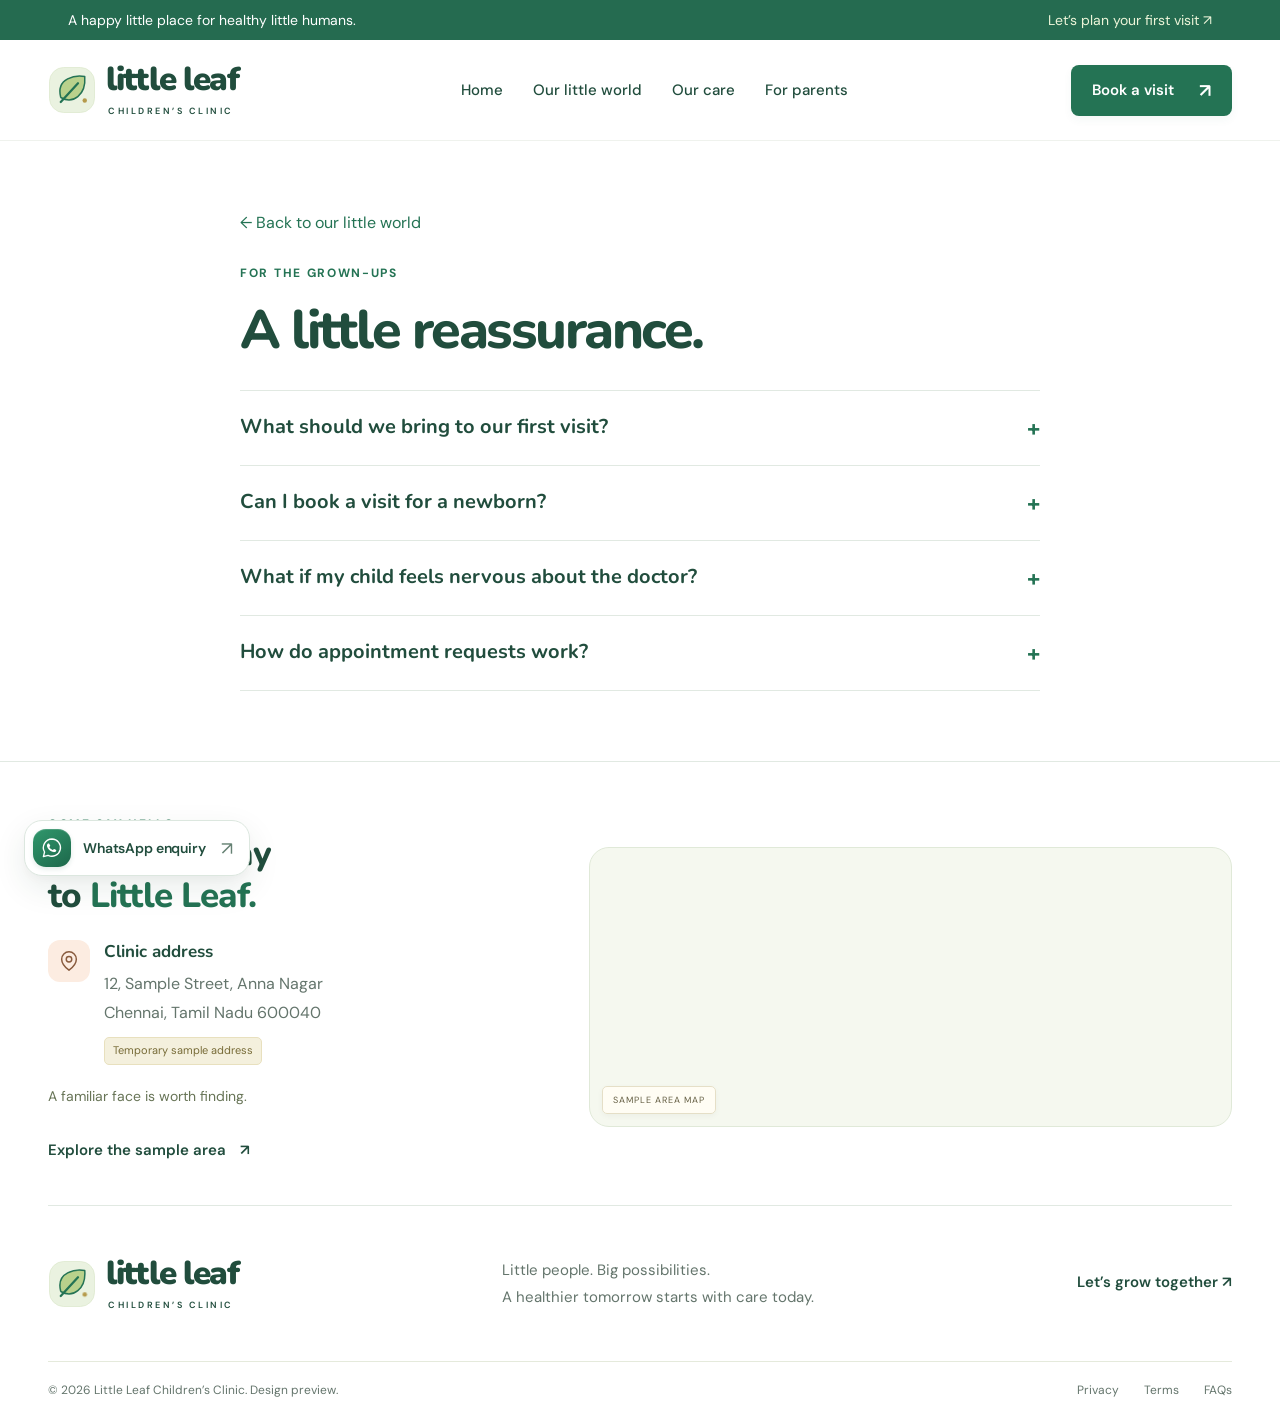
<file: faq.html>
﻿<!DOCTYPE html>
<html lang="en"><head><meta charset="UTF-8"><meta name="viewport" content="width=device-width, initial-scale=1"><title>Parent FAQs | Little Leaf</title><meta name="description" content="Gentle pediatric care for every little milestone. A welcoming children's clinic for growing families."><link rel="preconnect" href="https://fonts.googleapis.com"><link rel="preconnect" href="https://fonts.gstatic.com" crossorigin><link href="https://fonts.googleapis.com/css2?family=Caveat:wght@500;600&family=DM+Sans:wght@400;500;600;700&family=Nunito:wght@600;700;800;900&display=swap" rel="stylesheet"><link rel="stylesheet" href="assets/children.css"><link rel="icon" href="assets/leaf.svg"><script src="assets/clinic-config.js" defer></script><script src="assets/children.js" defer></script></head><body><div class="welcome-loader" id="welcome-loader" role="status" aria-label="Welcome to Little Leaf"><div class="loader-content"><div class="loader-heart"><svg viewBox="0 0 64 64" aria-hidden="true"><path d="M32 54S7 39 7 22C7 7 26 5 32 18 38 5 57 7 57 22 57 39 32 54 32 54Z"/></svg><span class="heart-spark">&#10022;</span></div><div class="loader-brand"><span class="loader-leaf" aria-hidden="true"><svg class="logo-mark" viewBox="0 0 64 64" aria-hidden="true" focusable="false"><rect class="logo-tile" x="2" y="2" width="60" height="60" rx="19"/><path class="logo-leaf" pathLength="1" d="M17 42C10 15 38 12 49 14c2 25-16 37-32 28Z"/><path class="logo-stem" pathLength="1" d="m17 48 23-25"/><circle class="logo-spark" cx="49" cy="46" r="3"/></svg></span><span>little leaf</span></div><div class="loader-tagline">A little care. A whole lot of heart.</div><svg class="heartbeat-line" viewBox="0 0 240 48" aria-hidden="true"><path class="ecg-track" d="M0 25H65l9-8 10 17 12-29 14 40 13-28 9 8h108"/><path class="ecg-pulse" d="M0 25H65l9-8 10 17 12-29 14 40 13-28 9 8h108"/></svg><span class="loader-footnote">MAKING ROOM FOR LITTLE SMILES</span></div></div>
<div class="announcement"><span>A happy little place for healthy little humans.</span><a href="#appointments">Let’s plan your first visit ↗</a></div>
<header><div class="container nav-wrap"><a href="index.html" class="brand"><span class="brand-icon" aria-hidden="true"><svg class="logo-mark" viewBox="0 0 64 64" aria-hidden="true" focusable="false"><rect class="logo-tile" x="2" y="2" width="60" height="60" rx="19"/><path class="logo-leaf" pathLength="1" d="M17 42C10 15 38 12 49 14c2 25-16 37-32 28Z"/><path class="logo-stem" pathLength="1" d="m17 48 23-25"/><circle class="logo-spark" cx="49" cy="46" r="3"/></svg></span><span>little leaf<small>CHILDREN’S CLINIC</small></span></a><nav id="navigation" aria-label="Main navigation"><a href="index.html#home">Home</a><a href="index.html#about">Our little world</a><a href="index.html#services">Our care</a><a href="index.html#parents">For parents</a></nav><a class="button nav-cta" href="index.html#appointments">Book a visit <span>↗</span></a><button class="menu-toggle" aria-label="Open navigation" aria-controls="navigation" aria-expanded="false">☰</button></div></header>
<main class="container detail-main"><a class="back-link" href="index.html">← Back to our little world</a><div class="eyebrow">FOR THE GROWN-UPS</div><h1>A little reassurance.</h1><div class="faq-list"><details><summary>What should we bring to our first visit?<span>+</span></summary><p>Bring your child’s previous health records, vaccination record, a list of any medicines, and your questions. A favourite toy or comfort item is welcome, too.</p></details><details><summary>Can I book a visit for a newborn?<span>+</span></summary><p>Yes. Select “Newborn & baby care” in the form to prepare a visit request. Availability would need to be confirmed by the clinic.</p></details><details><summary>What if my child feels nervous about the doctor?<span>+</span></summary><p>Let us know what helps your child feel comfortable. Familiar toys, simple explanations, and time for questions can help make the visit easier.</p></details><details><summary>How do appointment requests work?<span>+</span></summary><p>Complete the visit form to prepare a WhatsApp enquiry. Review the message in WhatsApp and press Send yourself. The clinic must confirm your appointment.</p></details></div></main><footer><section class="footer-location container" aria-labelledby="visit-us-title"><div class="location-copy"><span class="eyebrow">COME SAY HELLO</span><h2 id="visit-us-title">Find your way<br>to <span>Little Leaf.</span></h2><div class="address-row"><span class="address-icon" aria-hidden="true"><svg viewBox="0 0 24 24"><path d="M20 10c0 6-8 12-8 12S4 16 4 10a8 8 0 1 1 16 0Z"/><circle cx="12" cy="10" r="3"/></svg></span><div><h3>Clinic address</h3><address data-clinic-address>12, Sample Street, Anna Nagar<br>Chennai, Tamil Nadu 600040</address><span class="address-demo-label">Temporary sample address</span></div></div><p class="location-note">A familiar face is worth finding.</p><a class="text-link map-directions" href="https://www.google.com/maps/search/?api=1&query=Anna%20Nagar%2C%20Chennai%2C%20Tamil%20Nadu" target="_blank" rel="noopener noreferrer">Explore the sample area <span aria-hidden="true">&#8599;</span></a></div><div class="clinic-map" data-clinic-map><iframe title="Sample location map: Anna Nagar, Chennai. This is not a confirmed clinic address." src="https://maps.google.com/maps?q=Anna%20Nagar%2C%20Chennai%2C%20Tamil%20Nadu&z=14&output=embed" loading="lazy" referrerpolicy="no-referrer-when-downgrade" allowfullscreen></iframe><span class="map-demo-label">SAMPLE AREA MAP</span></div></section><div class="container footer-main"><a href="index.html" class="brand"><span class="brand-icon" aria-hidden="true"><svg class="logo-mark" viewBox="0 0 64 64" aria-hidden="true" focusable="false"><rect class="logo-tile" x="2" y="2" width="60" height="60" rx="19"/><path class="logo-leaf" pathLength="1" d="M17 42C10 15 38 12 49 14c2 25-16 37-32 28Z"/><path class="logo-stem" pathLength="1" d="m17 48 23-25"/><circle class="logo-spark" cx="49" cy="46" r="3"/></svg></span><span>little leaf<small>CHILDREN’S CLINIC</small></span></a><p>Little people. Big possibilities.<br>A healthier tomorrow starts with care today.</p><a class="text-link" href="index.html#appointments">Let’s grow together ↗</a></div><div class="container footer-bottom"><span>© <span id="year">2026</span> Little Leaf Children’s Clinic. Design preview.</span><div><a href="privacy.html">Privacy</a><a href="terms.html">Terms</a><a href="faq.html">FAQs</a></div></div></footer><a class="whatsapp-enquiry" data-whatsapp-enquiry href="index.html#appointments" aria-label="Enquire about an appointment on WhatsApp"><svg class="whatsapp-modern-icon" viewBox="0 0 32 32" aria-hidden="true" focusable="false"><path class="wa-bubble" d="M16 4a11.5 11.5 0 0 0-9.9 17.35L4.5 27.5l6.3-1.65A11.5 11.5 0 1 0 16 4Z"/><path class="wa-handset" d="M12.1 9.7c-.3-.7-.6-.7-.9-.7h-.8c-.3 0-.7.1-1 .5-.4.4-1.4 1.4-1.4 3.3s1.4 3.8 1.6 4.1c.2.3 2.8 4.4 6.8 5.9 3.3 1.3 4 .9 4.7.8.7-.1 2.3-.9 2.6-1.8.3-.9.3-1.6.2-1.8-.1-.2-.4-.3-.8-.5l-2.6-1.2c-.3-.1-.6-.2-.8.2l-1.2 1.4c-.2.2-.4.3-.8.1s-1.7-.6-3.2-2c-1.2-1.1-2-2.4-2.2-2.8-.2-.4 0-.6.2-.8l.7-.8c.2-.2.3-.4.4-.6.1-.3.1-.5 0-.7Z"/></svg><span>WhatsApp enquiry</span></a></body></html>
</file>
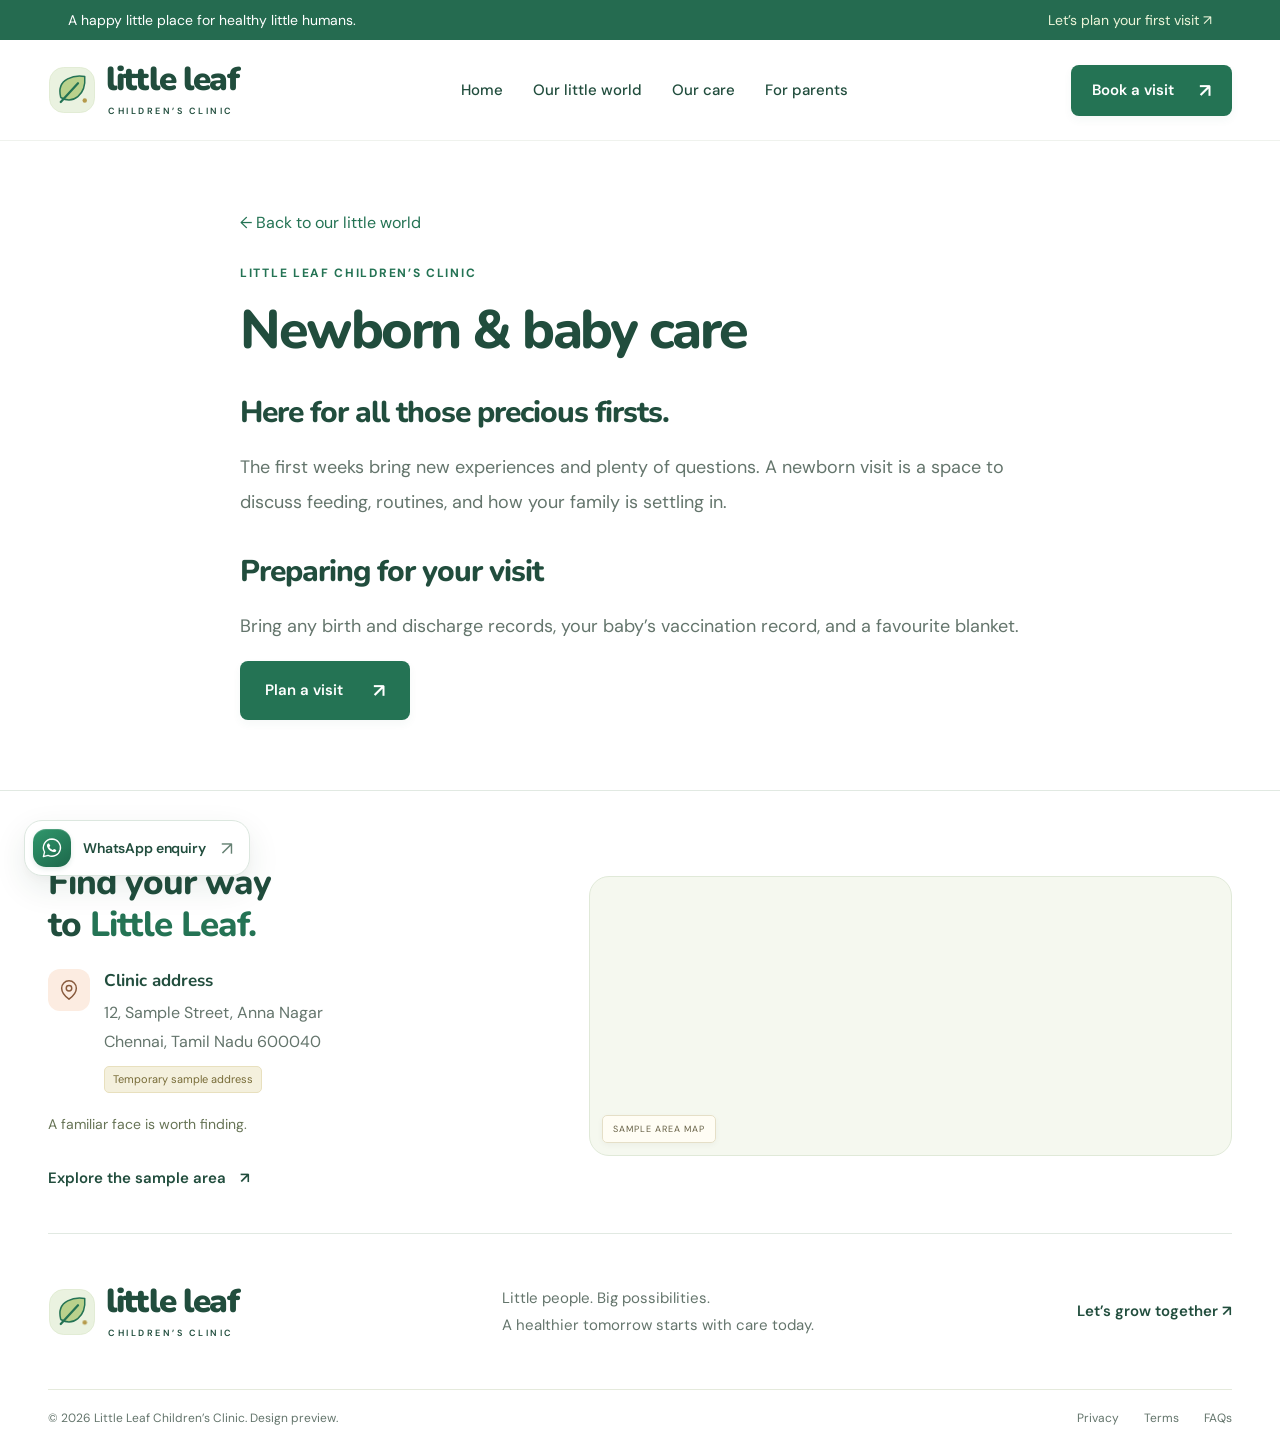
<file: heart-health.html>
﻿<!DOCTYPE html>
<html lang="en"><head><meta charset="UTF-8"><meta name="viewport" content="width=device-width, initial-scale=1"><title>Newborn & baby care | Little Leaf Children’s Clinic</title><meta name="description" content="Here for all those precious firsts."><link rel="preconnect" href="https://fonts.googleapis.com"><link rel="preconnect" href="https://fonts.gstatic.com" crossorigin><link href="https://fonts.googleapis.com/css2?family=Caveat:wght@500;600&family=DM+Sans:wght@400;500;600;700&family=Nunito:wght@600;700;800;900&display=swap" rel="stylesheet"><link rel="stylesheet" href="assets/children.css"><link rel="icon" href="assets/leaf.svg"><script src="assets/clinic-config.js" defer></script><script src="assets/children.js" defer></script></head><body><div class="welcome-loader" id="welcome-loader" role="status" aria-label="Welcome to Little Leaf"><div class="loader-content"><div class="loader-heart"><svg viewBox="0 0 64 64" aria-hidden="true"><path d="M32 54S7 39 7 22C7 7 26 5 32 18 38 5 57 7 57 22 57 39 32 54 32 54Z"/></svg><span class="heart-spark">&#10022;</span></div><div class="loader-brand"><span class="loader-leaf" aria-hidden="true"><svg class="logo-mark" viewBox="0 0 64 64" aria-hidden="true" focusable="false"><rect class="logo-tile" x="2" y="2" width="60" height="60" rx="19"/><path class="logo-leaf" pathLength="1" d="M17 42C10 15 38 12 49 14c2 25-16 37-32 28Z"/><path class="logo-stem" pathLength="1" d="m17 48 23-25"/><circle class="logo-spark" cx="49" cy="46" r="3"/></svg></span><span>little leaf</span></div><div class="loader-tagline">A little care. A whole lot of heart.</div><svg class="heartbeat-line" viewBox="0 0 240 48" aria-hidden="true"><path class="ecg-track" d="M0 25H65l9-8 10 17 12-29 14 40 13-28 9 8h108"/><path class="ecg-pulse" d="M0 25H65l9-8 10 17 12-29 14 40 13-28 9 8h108"/></svg><span class="loader-footnote">MAKING ROOM FOR LITTLE SMILES</span></div></div>
<div class="announcement"><span>A happy little place for healthy little humans.</span><a href="#appointments">Let’s plan your first visit ↗</a></div>
<header><div class="container nav-wrap"><a href="index.html" class="brand"><span class="brand-icon" aria-hidden="true"><svg class="logo-mark" viewBox="0 0 64 64" aria-hidden="true" focusable="false"><rect class="logo-tile" x="2" y="2" width="60" height="60" rx="19"/><path class="logo-leaf" pathLength="1" d="M17 42C10 15 38 12 49 14c2 25-16 37-32 28Z"/><path class="logo-stem" pathLength="1" d="m17 48 23-25"/><circle class="logo-spark" cx="49" cy="46" r="3"/></svg></span><span>little leaf<small>CHILDREN’S CLINIC</small></span></a><nav id="navigation" aria-label="Main navigation"><a href="index.html#home">Home</a><a href="index.html#about">Our little world</a><a href="index.html#services">Our care</a><a href="index.html#parents">For parents</a></nav><a class="button nav-cta" href="index.html#appointments">Book a visit <span>↗</span></a><button class="menu-toggle" aria-label="Open navigation" aria-controls="navigation" aria-expanded="false">☰</button></div></header>
<main class="container detail-main"><a class="back-link" href="index.html">← Back to our little world</a><div class="eyebrow">LITTLE LEAF CHILDREN’S CLINIC</div><h1>Newborn & baby care</h1><h2>Here for all those precious firsts.</h2><p>The first weeks bring new experiences and plenty of questions. A newborn visit is a space to discuss feeding, routines, and how your family is settling in.</p><h2>Preparing for your visit</h2><p>Bring any birth and discharge records, your baby’s vaccination record, and a favourite blanket.</p><a class="button" href="index.html#appointments">Plan a visit <span>↗</span></a></main><footer><section class="footer-location container" aria-labelledby="visit-us-title"><div class="location-copy"><span class="eyebrow">COME SAY HELLO</span><h2 id="visit-us-title">Find your way<br>to <span>Little Leaf.</span></h2><div class="address-row"><span class="address-icon" aria-hidden="true"><svg viewBox="0 0 24 24"><path d="M20 10c0 6-8 12-8 12S4 16 4 10a8 8 0 1 1 16 0Z"/><circle cx="12" cy="10" r="3"/></svg></span><div><h3>Clinic address</h3><address data-clinic-address>12, Sample Street, Anna Nagar<br>Chennai, Tamil Nadu 600040</address><span class="address-demo-label">Temporary sample address</span></div></div><p class="location-note">A familiar face is worth finding.</p><a class="text-link map-directions" href="https://www.google.com/maps/search/?api=1&query=Anna%20Nagar%2C%20Chennai%2C%20Tamil%20Nadu" target="_blank" rel="noopener noreferrer">Explore the sample area <span aria-hidden="true">&#8599;</span></a></div><div class="clinic-map" data-clinic-map><iframe title="Sample location map: Anna Nagar, Chennai. This is not a confirmed clinic address." src="https://maps.google.com/maps?q=Anna%20Nagar%2C%20Chennai%2C%20Tamil%20Nadu&z=14&output=embed" loading="lazy" referrerpolicy="no-referrer-when-downgrade" allowfullscreen></iframe><span class="map-demo-label">SAMPLE AREA MAP</span></div></section><div class="container footer-main"><a href="index.html" class="brand"><span class="brand-icon" aria-hidden="true"><svg class="logo-mark" viewBox="0 0 64 64" aria-hidden="true" focusable="false"><rect class="logo-tile" x="2" y="2" width="60" height="60" rx="19"/><path class="logo-leaf" pathLength="1" d="M17 42C10 15 38 12 49 14c2 25-16 37-32 28Z"/><path class="logo-stem" pathLength="1" d="m17 48 23-25"/><circle class="logo-spark" cx="49" cy="46" r="3"/></svg></span><span>little leaf<small>CHILDREN’S CLINIC</small></span></a><p>Little people. Big possibilities.<br>A healthier tomorrow starts with care today.</p><a class="text-link" href="index.html#appointments">Let’s grow together ↗</a></div><div class="container footer-bottom"><span>© <span id="year">2026</span> Little Leaf Children’s Clinic. Design preview.</span><div><a href="privacy.html">Privacy</a><a href="terms.html">Terms</a><a href="faq.html">FAQs</a></div></div></footer><a class="whatsapp-enquiry" data-whatsapp-enquiry href="index.html#appointments" aria-label="Enquire about an appointment on WhatsApp"><svg class="whatsapp-modern-icon" viewBox="0 0 32 32" aria-hidden="true" focusable="false"><path class="wa-bubble" d="M16 4a11.5 11.5 0 0 0-9.9 17.35L4.5 27.5l6.3-1.65A11.5 11.5 0 1 0 16 4Z"/><path class="wa-handset" d="M12.1 9.7c-.3-.7-.6-.7-.9-.7h-.8c-.3 0-.7.1-1 .5-.4.4-1.4 1.4-1.4 3.3s1.4 3.8 1.6 4.1c.2.3 2.8 4.4 6.8 5.9 3.3 1.3 4 .9 4.7.8.7-.1 2.3-.9 2.6-1.8.3-.9.3-1.6.2-1.8-.1-.2-.4-.3-.8-.5l-2.6-1.2c-.3-.1-.6-.2-.8.2l-1.2 1.4c-.2.2-.4.3-.8.1s-1.7-.6-3.2-2c-1.2-1.1-2-2.4-2.2-2.8-.2-.4 0-.6.2-.8l.7-.8c.2-.2.3-.4.4-.6.1-.3.1-.5 0-.7Z"/></svg><span>WhatsApp enquiry</span></a></body></html>
</file>
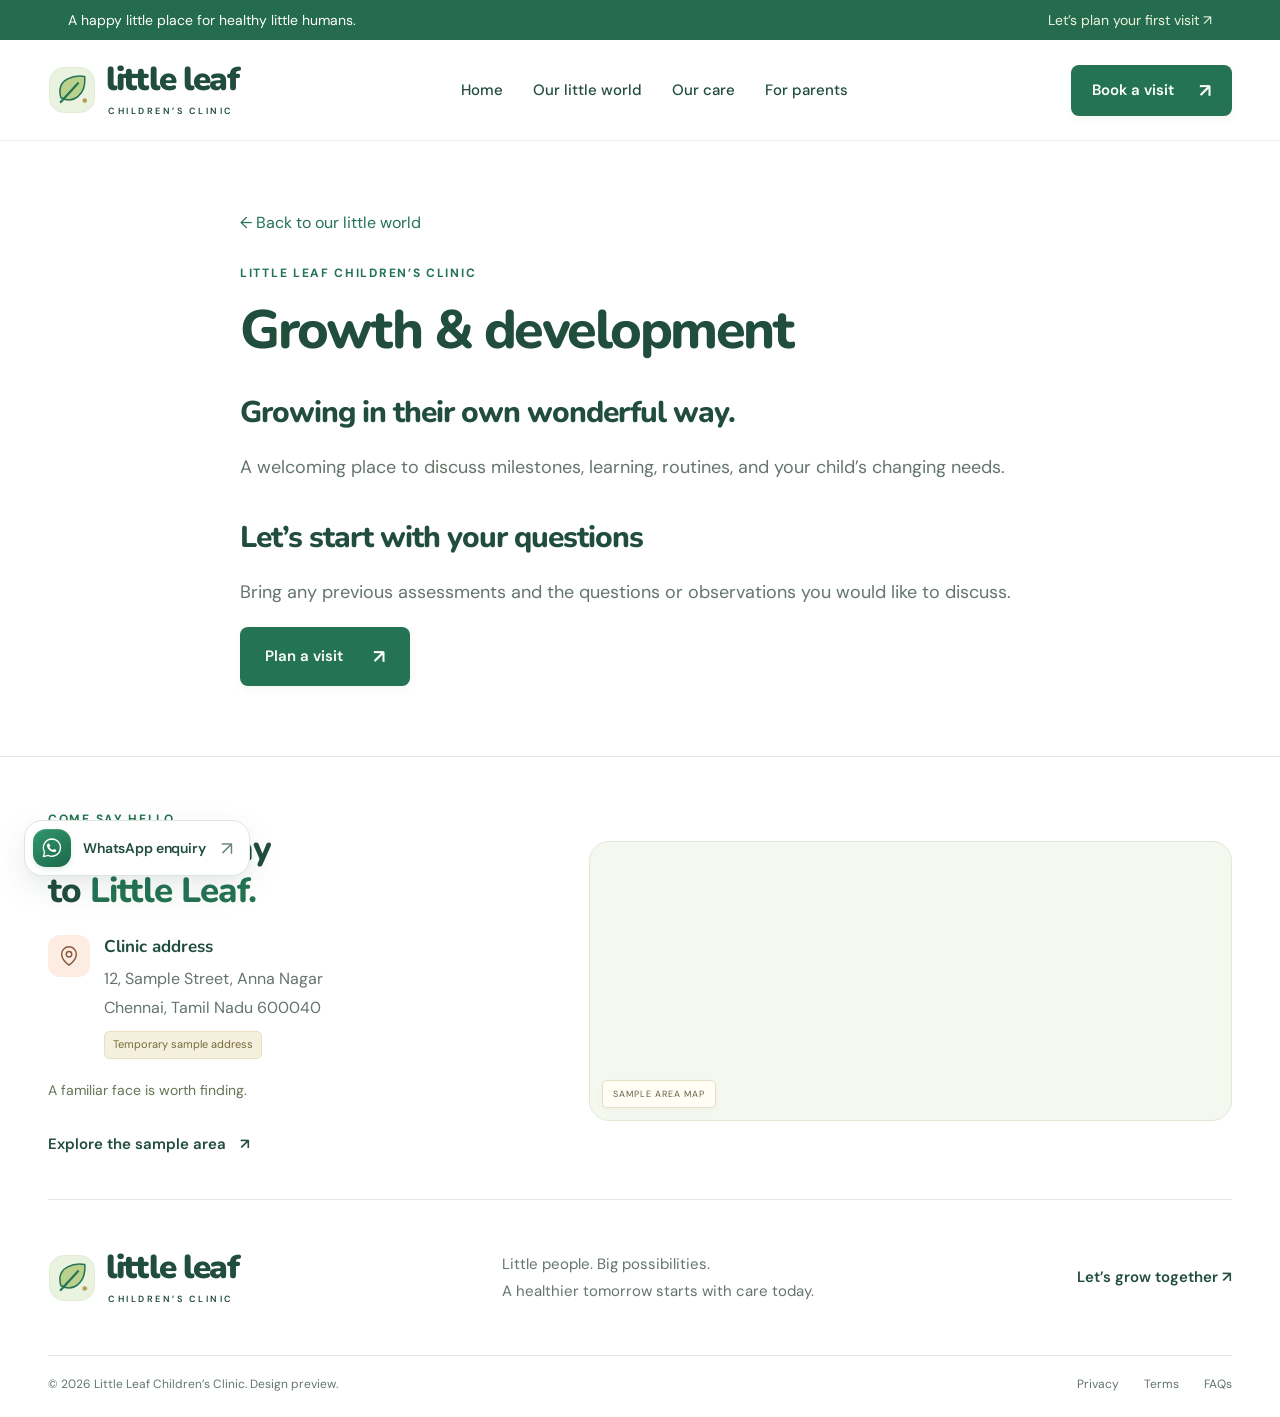
<file: hypertension-management.html>
﻿<!DOCTYPE html>
<html lang="en"><head><meta charset="UTF-8"><meta name="viewport" content="width=device-width, initial-scale=1"><title>Growth & development | Little Leaf Children’s Clinic</title><meta name="description" content="Growing in their own wonderful way."><link rel="preconnect" href="https://fonts.googleapis.com"><link rel="preconnect" href="https://fonts.gstatic.com" crossorigin><link href="https://fonts.googleapis.com/css2?family=Caveat:wght@500;600&family=DM+Sans:wght@400;500;600;700&family=Nunito:wght@600;700;800;900&display=swap" rel="stylesheet"><link rel="stylesheet" href="assets/children.css"><link rel="icon" href="assets/leaf.svg"><script src="assets/clinic-config.js" defer></script><script src="assets/children.js" defer></script></head><body><div class="welcome-loader" id="welcome-loader" role="status" aria-label="Welcome to Little Leaf"><div class="loader-content"><div class="loader-heart"><svg viewBox="0 0 64 64" aria-hidden="true"><path d="M32 54S7 39 7 22C7 7 26 5 32 18 38 5 57 7 57 22 57 39 32 54 32 54Z"/></svg><span class="heart-spark">&#10022;</span></div><div class="loader-brand"><span class="loader-leaf" aria-hidden="true"><svg class="logo-mark" viewBox="0 0 64 64" aria-hidden="true" focusable="false"><rect class="logo-tile" x="2" y="2" width="60" height="60" rx="19"/><path class="logo-leaf" pathLength="1" d="M17 42C10 15 38 12 49 14c2 25-16 37-32 28Z"/><path class="logo-stem" pathLength="1" d="m17 48 23-25"/><circle class="logo-spark" cx="49" cy="46" r="3"/></svg></span><span>little leaf</span></div><div class="loader-tagline">A little care. A whole lot of heart.</div><svg class="heartbeat-line" viewBox="0 0 240 48" aria-hidden="true"><path class="ecg-track" d="M0 25H65l9-8 10 17 12-29 14 40 13-28 9 8h108"/><path class="ecg-pulse" d="M0 25H65l9-8 10 17 12-29 14 40 13-28 9 8h108"/></svg><span class="loader-footnote">MAKING ROOM FOR LITTLE SMILES</span></div></div>
<div class="announcement"><span>A happy little place for healthy little humans.</span><a href="#appointments">Let’s plan your first visit ↗</a></div>
<header><div class="container nav-wrap"><a href="index.html" class="brand"><span class="brand-icon" aria-hidden="true"><svg class="logo-mark" viewBox="0 0 64 64" aria-hidden="true" focusable="false"><rect class="logo-tile" x="2" y="2" width="60" height="60" rx="19"/><path class="logo-leaf" pathLength="1" d="M17 42C10 15 38 12 49 14c2 25-16 37-32 28Z"/><path class="logo-stem" pathLength="1" d="m17 48 23-25"/><circle class="logo-spark" cx="49" cy="46" r="3"/></svg></span><span>little leaf<small>CHILDREN’S CLINIC</small></span></a><nav id="navigation" aria-label="Main navigation"><a href="index.html#home">Home</a><a href="index.html#about">Our little world</a><a href="index.html#services">Our care</a><a href="index.html#parents">For parents</a></nav><a class="button nav-cta" href="index.html#appointments">Book a visit <span>↗</span></a><button class="menu-toggle" aria-label="Open navigation" aria-controls="navigation" aria-expanded="false">☰</button></div></header>
<main class="container detail-main"><a class="back-link" href="index.html">← Back to our little world</a><div class="eyebrow">LITTLE LEAF CHILDREN’S CLINIC</div><h1>Growth & development</h1><h2>Growing in their own wonderful way.</h2><p>A welcoming place to discuss milestones, learning, routines, and your child’s changing needs.</p><h2>Let’s start with your questions</h2><p>Bring any previous assessments and the questions or observations you would like to discuss.</p><a class="button" href="index.html#appointments">Plan a visit <span>↗</span></a></main><footer><section class="footer-location container" aria-labelledby="visit-us-title"><div class="location-copy"><span class="eyebrow">COME SAY HELLO</span><h2 id="visit-us-title">Find your way<br>to <span>Little Leaf.</span></h2><div class="address-row"><span class="address-icon" aria-hidden="true"><svg viewBox="0 0 24 24"><path d="M20 10c0 6-8 12-8 12S4 16 4 10a8 8 0 1 1 16 0Z"/><circle cx="12" cy="10" r="3"/></svg></span><div><h3>Clinic address</h3><address data-clinic-address>12, Sample Street, Anna Nagar<br>Chennai, Tamil Nadu 600040</address><span class="address-demo-label">Temporary sample address</span></div></div><p class="location-note">A familiar face is worth finding.</p><a class="text-link map-directions" href="https://www.google.com/maps/search/?api=1&query=Anna%20Nagar%2C%20Chennai%2C%20Tamil%20Nadu" target="_blank" rel="noopener noreferrer">Explore the sample area <span aria-hidden="true">&#8599;</span></a></div><div class="clinic-map" data-clinic-map><iframe title="Sample location map: Anna Nagar, Chennai. This is not a confirmed clinic address." src="https://maps.google.com/maps?q=Anna%20Nagar%2C%20Chennai%2C%20Tamil%20Nadu&z=14&output=embed" loading="lazy" referrerpolicy="no-referrer-when-downgrade" allowfullscreen></iframe><span class="map-demo-label">SAMPLE AREA MAP</span></div></section><div class="container footer-main"><a href="index.html" class="brand"><span class="brand-icon" aria-hidden="true"><svg class="logo-mark" viewBox="0 0 64 64" aria-hidden="true" focusable="false"><rect class="logo-tile" x="2" y="2" width="60" height="60" rx="19"/><path class="logo-leaf" pathLength="1" d="M17 42C10 15 38 12 49 14c2 25-16 37-32 28Z"/><path class="logo-stem" pathLength="1" d="m17 48 23-25"/><circle class="logo-spark" cx="49" cy="46" r="3"/></svg></span><span>little leaf<small>CHILDREN’S CLINIC</small></span></a><p>Little people. Big possibilities.<br>A healthier tomorrow starts with care today.</p><a class="text-link" href="index.html#appointments">Let’s grow together ↗</a></div><div class="container footer-bottom"><span>© <span id="year">2026</span> Little Leaf Children’s Clinic. Design preview.</span><div><a href="privacy.html">Privacy</a><a href="terms.html">Terms</a><a href="faq.html">FAQs</a></div></div></footer><a class="whatsapp-enquiry" data-whatsapp-enquiry href="index.html#appointments" aria-label="Enquire about an appointment on WhatsApp"><svg class="whatsapp-modern-icon" viewBox="0 0 32 32" aria-hidden="true" focusable="false"><path class="wa-bubble" d="M16 4a11.5 11.5 0 0 0-9.9 17.35L4.5 27.5l6.3-1.65A11.5 11.5 0 1 0 16 4Z"/><path class="wa-handset" d="M12.1 9.7c-.3-.7-.6-.7-.9-.7h-.8c-.3 0-.7.1-1 .5-.4.4-1.4 1.4-1.4 3.3s1.4 3.8 1.6 4.1c.2.3 2.8 4.4 6.8 5.9 3.3 1.3 4 .9 4.7.8.7-.1 2.3-.9 2.6-1.8.3-.9.3-1.6.2-1.8-.1-.2-.4-.3-.8-.5l-2.6-1.2c-.3-.1-.6-.2-.8.2l-1.2 1.4c-.2.2-.4.3-.8.1s-1.7-.6-3.2-2c-1.2-1.1-2-2.4-2.2-2.8-.2-.4 0-.6.2-.8l.7-.8c.2-.2.3-.4.4-.6.1-.3.1-.5 0-.7Z"/></svg><span>WhatsApp enquiry</span></a></body></html>
</file>
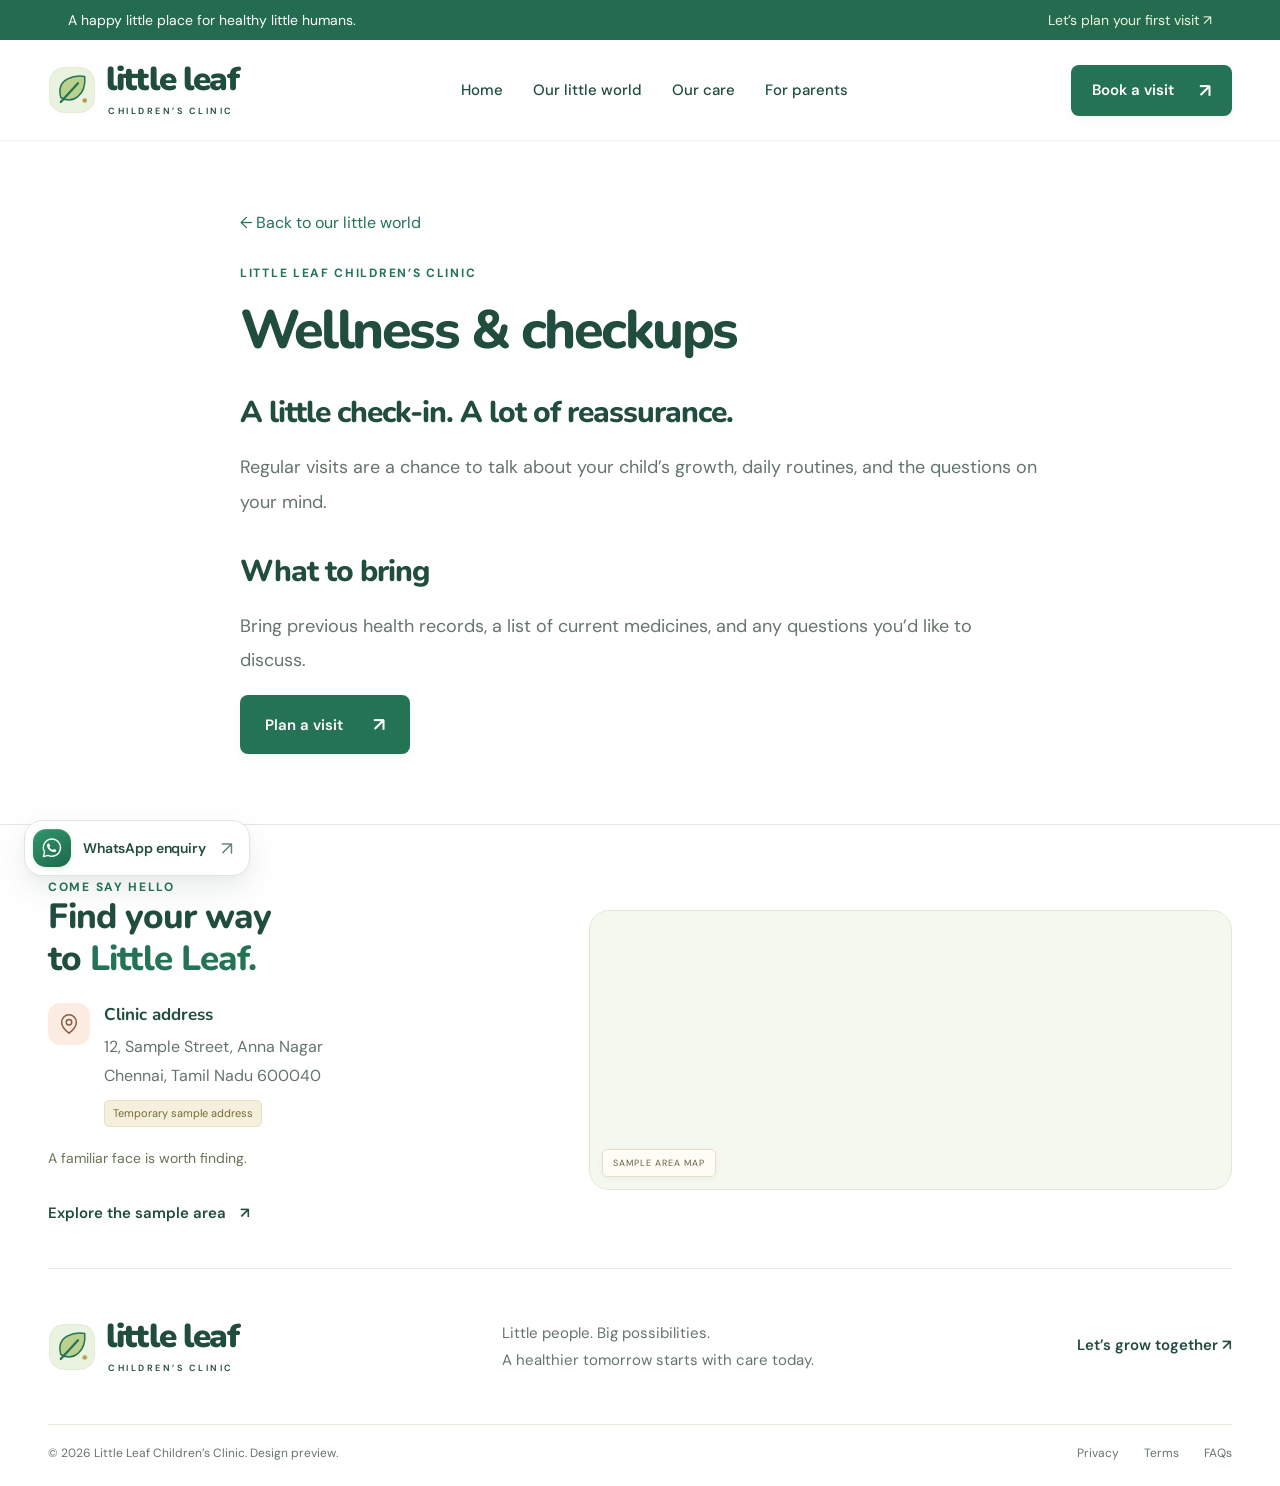
<file: preventive-cardiology.html>
﻿<!DOCTYPE html>
<html lang="en"><head><meta charset="UTF-8"><meta name="viewport" content="width=device-width, initial-scale=1"><title>Wellness & checkups | Little Leaf Children’s Clinic</title><meta name="description" content="A little check-in. A lot of reassurance."><link rel="preconnect" href="https://fonts.googleapis.com"><link rel="preconnect" href="https://fonts.gstatic.com" crossorigin><link href="https://fonts.googleapis.com/css2?family=Caveat:wght@500;600&family=DM+Sans:wght@400;500;600;700&family=Nunito:wght@600;700;800;900&display=swap" rel="stylesheet"><link rel="stylesheet" href="assets/children.css"><link rel="icon" href="assets/leaf.svg"><script src="assets/clinic-config.js" defer></script><script src="assets/children.js" defer></script></head><body><div class="welcome-loader" id="welcome-loader" role="status" aria-label="Welcome to Little Leaf"><div class="loader-content"><div class="loader-heart"><svg viewBox="0 0 64 64" aria-hidden="true"><path d="M32 54S7 39 7 22C7 7 26 5 32 18 38 5 57 7 57 22 57 39 32 54 32 54Z"/></svg><span class="heart-spark">&#10022;</span></div><div class="loader-brand"><span class="loader-leaf" aria-hidden="true"><svg class="logo-mark" viewBox="0 0 64 64" aria-hidden="true" focusable="false"><rect class="logo-tile" x="2" y="2" width="60" height="60" rx="19"/><path class="logo-leaf" pathLength="1" d="M17 42C10 15 38 12 49 14c2 25-16 37-32 28Z"/><path class="logo-stem" pathLength="1" d="m17 48 23-25"/><circle class="logo-spark" cx="49" cy="46" r="3"/></svg></span><span>little leaf</span></div><div class="loader-tagline">A little care. A whole lot of heart.</div><svg class="heartbeat-line" viewBox="0 0 240 48" aria-hidden="true"><path class="ecg-track" d="M0 25H65l9-8 10 17 12-29 14 40 13-28 9 8h108"/><path class="ecg-pulse" d="M0 25H65l9-8 10 17 12-29 14 40 13-28 9 8h108"/></svg><span class="loader-footnote">MAKING ROOM FOR LITTLE SMILES</span></div></div>
<div class="announcement"><span>A happy little place for healthy little humans.</span><a href="#appointments">Let’s plan your first visit ↗</a></div>
<header><div class="container nav-wrap"><a href="index.html" class="brand"><span class="brand-icon" aria-hidden="true"><svg class="logo-mark" viewBox="0 0 64 64" aria-hidden="true" focusable="false"><rect class="logo-tile" x="2" y="2" width="60" height="60" rx="19"/><path class="logo-leaf" pathLength="1" d="M17 42C10 15 38 12 49 14c2 25-16 37-32 28Z"/><path class="logo-stem" pathLength="1" d="m17 48 23-25"/><circle class="logo-spark" cx="49" cy="46" r="3"/></svg></span><span>little leaf<small>CHILDREN’S CLINIC</small></span></a><nav id="navigation" aria-label="Main navigation"><a href="index.html#home">Home</a><a href="index.html#about">Our little world</a><a href="index.html#services">Our care</a><a href="index.html#parents">For parents</a></nav><a class="button nav-cta" href="index.html#appointments">Book a visit <span>↗</span></a><button class="menu-toggle" aria-label="Open navigation" aria-controls="navigation" aria-expanded="false">☰</button></div></header>
<main class="container detail-main"><a class="back-link" href="index.html">← Back to our little world</a><div class="eyebrow">LITTLE LEAF CHILDREN’S CLINIC</div><h1>Wellness & checkups</h1><h2>A little check-in. A lot of reassurance.</h2><p>Regular visits are a chance to talk about your child’s growth, daily routines, and the questions on your mind.</p><h2>What to bring</h2><p>Bring previous health records, a list of current medicines, and any questions you’d like to discuss.</p><a class="button" href="index.html#appointments">Plan a visit <span>↗</span></a></main><footer><section class="footer-location container" aria-labelledby="visit-us-title"><div class="location-copy"><span class="eyebrow">COME SAY HELLO</span><h2 id="visit-us-title">Find your way<br>to <span>Little Leaf.</span></h2><div class="address-row"><span class="address-icon" aria-hidden="true"><svg viewBox="0 0 24 24"><path d="M20 10c0 6-8 12-8 12S4 16 4 10a8 8 0 1 1 16 0Z"/><circle cx="12" cy="10" r="3"/></svg></span><div><h3>Clinic address</h3><address data-clinic-address>12, Sample Street, Anna Nagar<br>Chennai, Tamil Nadu 600040</address><span class="address-demo-label">Temporary sample address</span></div></div><p class="location-note">A familiar face is worth finding.</p><a class="text-link map-directions" href="https://www.google.com/maps/search/?api=1&query=Anna%20Nagar%2C%20Chennai%2C%20Tamil%20Nadu" target="_blank" rel="noopener noreferrer">Explore the sample area <span aria-hidden="true">&#8599;</span></a></div><div class="clinic-map" data-clinic-map><iframe title="Sample location map: Anna Nagar, Chennai. This is not a confirmed clinic address." src="https://maps.google.com/maps?q=Anna%20Nagar%2C%20Chennai%2C%20Tamil%20Nadu&z=14&output=embed" loading="lazy" referrerpolicy="no-referrer-when-downgrade" allowfullscreen></iframe><span class="map-demo-label">SAMPLE AREA MAP</span></div></section><div class="container footer-main"><a href="index.html" class="brand"><span class="brand-icon" aria-hidden="true"><svg class="logo-mark" viewBox="0 0 64 64" aria-hidden="true" focusable="false"><rect class="logo-tile" x="2" y="2" width="60" height="60" rx="19"/><path class="logo-leaf" pathLength="1" d="M17 42C10 15 38 12 49 14c2 25-16 37-32 28Z"/><path class="logo-stem" pathLength="1" d="m17 48 23-25"/><circle class="logo-spark" cx="49" cy="46" r="3"/></svg></span><span>little leaf<small>CHILDREN’S CLINIC</small></span></a><p>Little people. Big possibilities.<br>A healthier tomorrow starts with care today.</p><a class="text-link" href="index.html#appointments">Let’s grow together ↗</a></div><div class="container footer-bottom"><span>© <span id="year">2026</span> Little Leaf Children’s Clinic. Design preview.</span><div><a href="privacy.html">Privacy</a><a href="terms.html">Terms</a><a href="faq.html">FAQs</a></div></div></footer><a class="whatsapp-enquiry" data-whatsapp-enquiry href="index.html#appointments" aria-label="Enquire about an appointment on WhatsApp"><svg class="whatsapp-modern-icon" viewBox="0 0 32 32" aria-hidden="true" focusable="false"><path class="wa-bubble" d="M16 4a11.5 11.5 0 0 0-9.9 17.35L4.5 27.5l6.3-1.65A11.5 11.5 0 1 0 16 4Z"/><path class="wa-handset" d="M12.1 9.7c-.3-.7-.6-.7-.9-.7h-.8c-.3 0-.7.1-1 .5-.4.4-1.4 1.4-1.4 3.3s1.4 3.8 1.6 4.1c.2.3 2.8 4.4 6.8 5.9 3.3 1.3 4 .9 4.7.8.7-.1 2.3-.9 2.6-1.8.3-.9.3-1.6.2-1.8-.1-.2-.4-.3-.8-.5l-2.6-1.2c-.3-.1-.6-.2-.8.2l-1.2 1.4c-.2.2-.4.3-.8.1s-1.7-.6-3.2-2c-1.2-1.1-2-2.4-2.2-2.8-.2-.4 0-.6.2-.8l.7-.8c.2-.2.3-.4.4-.6.1-.3.1-.5 0-.7Z"/></svg><span>WhatsApp enquiry</span></a></body></html>
</file>
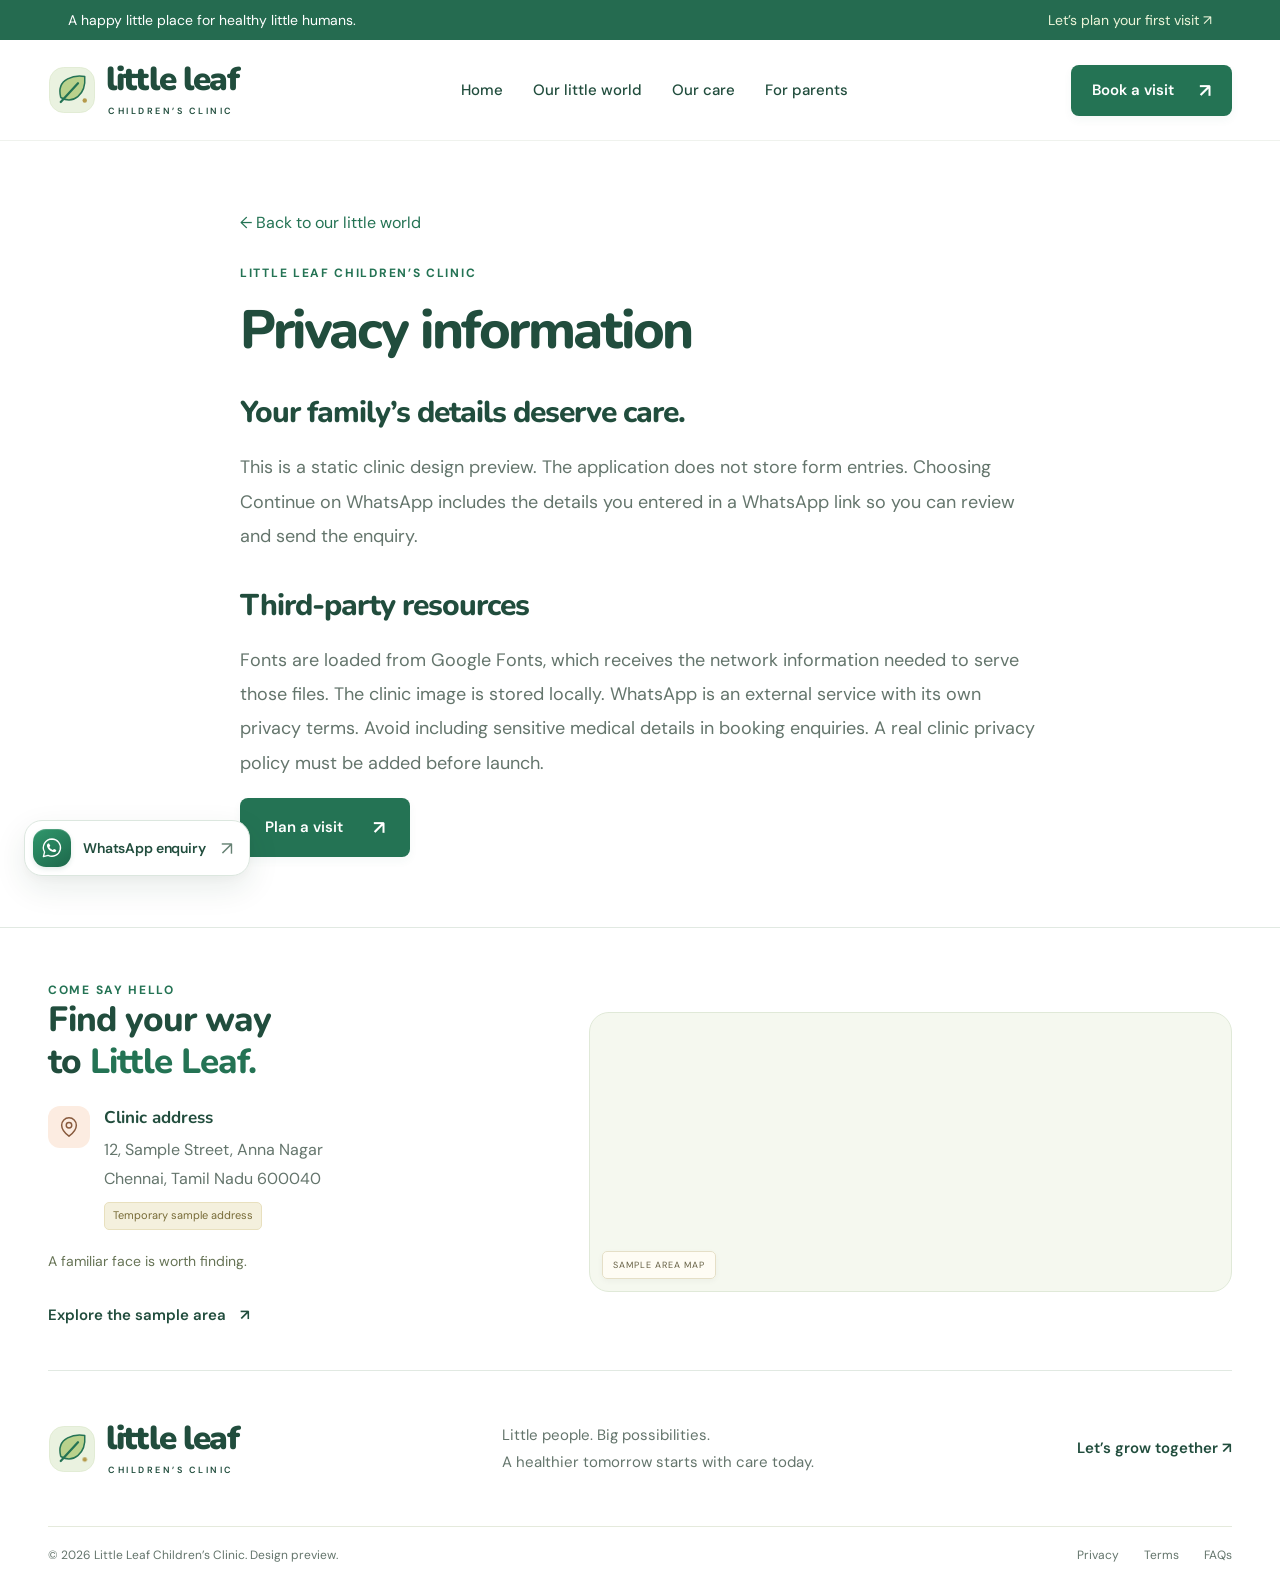
<file: privacy.html>
﻿<!DOCTYPE html>
<html lang="en"><head><meta charset="UTF-8"><meta name="viewport" content="width=device-width, initial-scale=1"><title>Privacy information | Little Leaf Children’s Clinic</title><meta name="description" content="Your family’s details deserve care."><link rel="preconnect" href="https://fonts.googleapis.com"><link rel="preconnect" href="https://fonts.gstatic.com" crossorigin><link href="https://fonts.googleapis.com/css2?family=Caveat:wght@500;600&family=DM+Sans:wght@400;500;600;700&family=Nunito:wght@600;700;800;900&display=swap" rel="stylesheet"><link rel="stylesheet" href="assets/children.css"><link rel="icon" href="assets/leaf.svg"><script src="assets/clinic-config.js" defer></script><script src="assets/children.js" defer></script></head><body><div class="welcome-loader" id="welcome-loader" role="status" aria-label="Welcome to Little Leaf"><div class="loader-content"><div class="loader-heart"><svg viewBox="0 0 64 64" aria-hidden="true"><path d="M32 54S7 39 7 22C7 7 26 5 32 18 38 5 57 7 57 22 57 39 32 54 32 54Z"/></svg><span class="heart-spark">&#10022;</span></div><div class="loader-brand"><span class="loader-leaf" aria-hidden="true"><svg class="logo-mark" viewBox="0 0 64 64" aria-hidden="true" focusable="false"><rect class="logo-tile" x="2" y="2" width="60" height="60" rx="19"/><path class="logo-leaf" pathLength="1" d="M17 42C10 15 38 12 49 14c2 25-16 37-32 28Z"/><path class="logo-stem" pathLength="1" d="m17 48 23-25"/><circle class="logo-spark" cx="49" cy="46" r="3"/></svg></span><span>little leaf</span></div><div class="loader-tagline">A little care. A whole lot of heart.</div><svg class="heartbeat-line" viewBox="0 0 240 48" aria-hidden="true"><path class="ecg-track" d="M0 25H65l9-8 10 17 12-29 14 40 13-28 9 8h108"/><path class="ecg-pulse" d="M0 25H65l9-8 10 17 12-29 14 40 13-28 9 8h108"/></svg><span class="loader-footnote">MAKING ROOM FOR LITTLE SMILES</span></div></div>
<div class="announcement"><span>A happy little place for healthy little humans.</span><a href="#appointments">Let’s plan your first visit ↗</a></div>
<header><div class="container nav-wrap"><a href="index.html" class="brand"><span class="brand-icon" aria-hidden="true"><svg class="logo-mark" viewBox="0 0 64 64" aria-hidden="true" focusable="false"><rect class="logo-tile" x="2" y="2" width="60" height="60" rx="19"/><path class="logo-leaf" pathLength="1" d="M17 42C10 15 38 12 49 14c2 25-16 37-32 28Z"/><path class="logo-stem" pathLength="1" d="m17 48 23-25"/><circle class="logo-spark" cx="49" cy="46" r="3"/></svg></span><span>little leaf<small>CHILDREN’S CLINIC</small></span></a><nav id="navigation" aria-label="Main navigation"><a href="index.html#home">Home</a><a href="index.html#about">Our little world</a><a href="index.html#services">Our care</a><a href="index.html#parents">For parents</a></nav><a class="button nav-cta" href="index.html#appointments">Book a visit <span>↗</span></a><button class="menu-toggle" aria-label="Open navigation" aria-controls="navigation" aria-expanded="false">☰</button></div></header>
<main class="container detail-main"><a class="back-link" href="index.html">← Back to our little world</a><div class="eyebrow">LITTLE LEAF CHILDREN’S CLINIC</div><h1>Privacy information</h1><h2>Your family’s details deserve care.</h2><p>This is a static clinic design preview. The application does not store form entries. Choosing Continue on WhatsApp includes the details you entered in a WhatsApp link so you can review and send the enquiry.</p><h2>Third-party resources</h2><p>Fonts are loaded from Google Fonts, which receives the network information needed to serve those files. The clinic image is stored locally. WhatsApp is an external service with its own privacy terms. Avoid including sensitive medical details in booking enquiries. A real clinic privacy policy must be added before launch.</p><a class="button" href="index.html#appointments">Plan a visit <span>↗</span></a></main><footer><section class="footer-location container" aria-labelledby="visit-us-title"><div class="location-copy"><span class="eyebrow">COME SAY HELLO</span><h2 id="visit-us-title">Find your way<br>to <span>Little Leaf.</span></h2><div class="address-row"><span class="address-icon" aria-hidden="true"><svg viewBox="0 0 24 24"><path d="M20 10c0 6-8 12-8 12S4 16 4 10a8 8 0 1 1 16 0Z"/><circle cx="12" cy="10" r="3"/></svg></span><div><h3>Clinic address</h3><address data-clinic-address>12, Sample Street, Anna Nagar<br>Chennai, Tamil Nadu 600040</address><span class="address-demo-label">Temporary sample address</span></div></div><p class="location-note">A familiar face is worth finding.</p><a class="text-link map-directions" href="https://www.google.com/maps/search/?api=1&query=Anna%20Nagar%2C%20Chennai%2C%20Tamil%20Nadu" target="_blank" rel="noopener noreferrer">Explore the sample area <span aria-hidden="true">&#8599;</span></a></div><div class="clinic-map" data-clinic-map><iframe title="Sample location map: Anna Nagar, Chennai. This is not a confirmed clinic address." src="https://maps.google.com/maps?q=Anna%20Nagar%2C%20Chennai%2C%20Tamil%20Nadu&z=14&output=embed" loading="lazy" referrerpolicy="no-referrer-when-downgrade" allowfullscreen></iframe><span class="map-demo-label">SAMPLE AREA MAP</span></div></section><div class="container footer-main"><a href="index.html" class="brand"><span class="brand-icon" aria-hidden="true"><svg class="logo-mark" viewBox="0 0 64 64" aria-hidden="true" focusable="false"><rect class="logo-tile" x="2" y="2" width="60" height="60" rx="19"/><path class="logo-leaf" pathLength="1" d="M17 42C10 15 38 12 49 14c2 25-16 37-32 28Z"/><path class="logo-stem" pathLength="1" d="m17 48 23-25"/><circle class="logo-spark" cx="49" cy="46" r="3"/></svg></span><span>little leaf<small>CHILDREN’S CLINIC</small></span></a><p>Little people. Big possibilities.<br>A healthier tomorrow starts with care today.</p><a class="text-link" href="index.html#appointments">Let’s grow together ↗</a></div><div class="container footer-bottom"><span>© <span id="year">2026</span> Little Leaf Children’s Clinic. Design preview.</span><div><a href="privacy.html">Privacy</a><a href="terms.html">Terms</a><a href="faq.html">FAQs</a></div></div></footer><a class="whatsapp-enquiry" data-whatsapp-enquiry href="index.html#appointments" aria-label="Enquire about an appointment on WhatsApp"><svg class="whatsapp-modern-icon" viewBox="0 0 32 32" aria-hidden="true" focusable="false"><path class="wa-bubble" d="M16 4a11.5 11.5 0 0 0-9.9 17.35L4.5 27.5l6.3-1.65A11.5 11.5 0 1 0 16 4Z"/><path class="wa-handset" d="M12.1 9.7c-.3-.7-.6-.7-.9-.7h-.8c-.3 0-.7.1-1 .5-.4.4-1.4 1.4-1.4 3.3s1.4 3.8 1.6 4.1c.2.3 2.8 4.4 6.8 5.9 3.3 1.3 4 .9 4.7.8.7-.1 2.3-.9 2.6-1.8.3-.9.3-1.6.2-1.8-.1-.2-.4-.3-.8-.5l-2.6-1.2c-.3-.1-.6-.2-.8.2l-1.2 1.4c-.2.2-.4.3-.8.1s-1.7-.6-3.2-2c-1.2-1.1-2-2.4-2.2-2.8-.2-.4 0-.6.2-.8l.7-.8c.2-.2.3-.4.4-.6.1-.3.1-.5 0-.7Z"/></svg><span>WhatsApp enquiry</span></a></body></html>
</file>
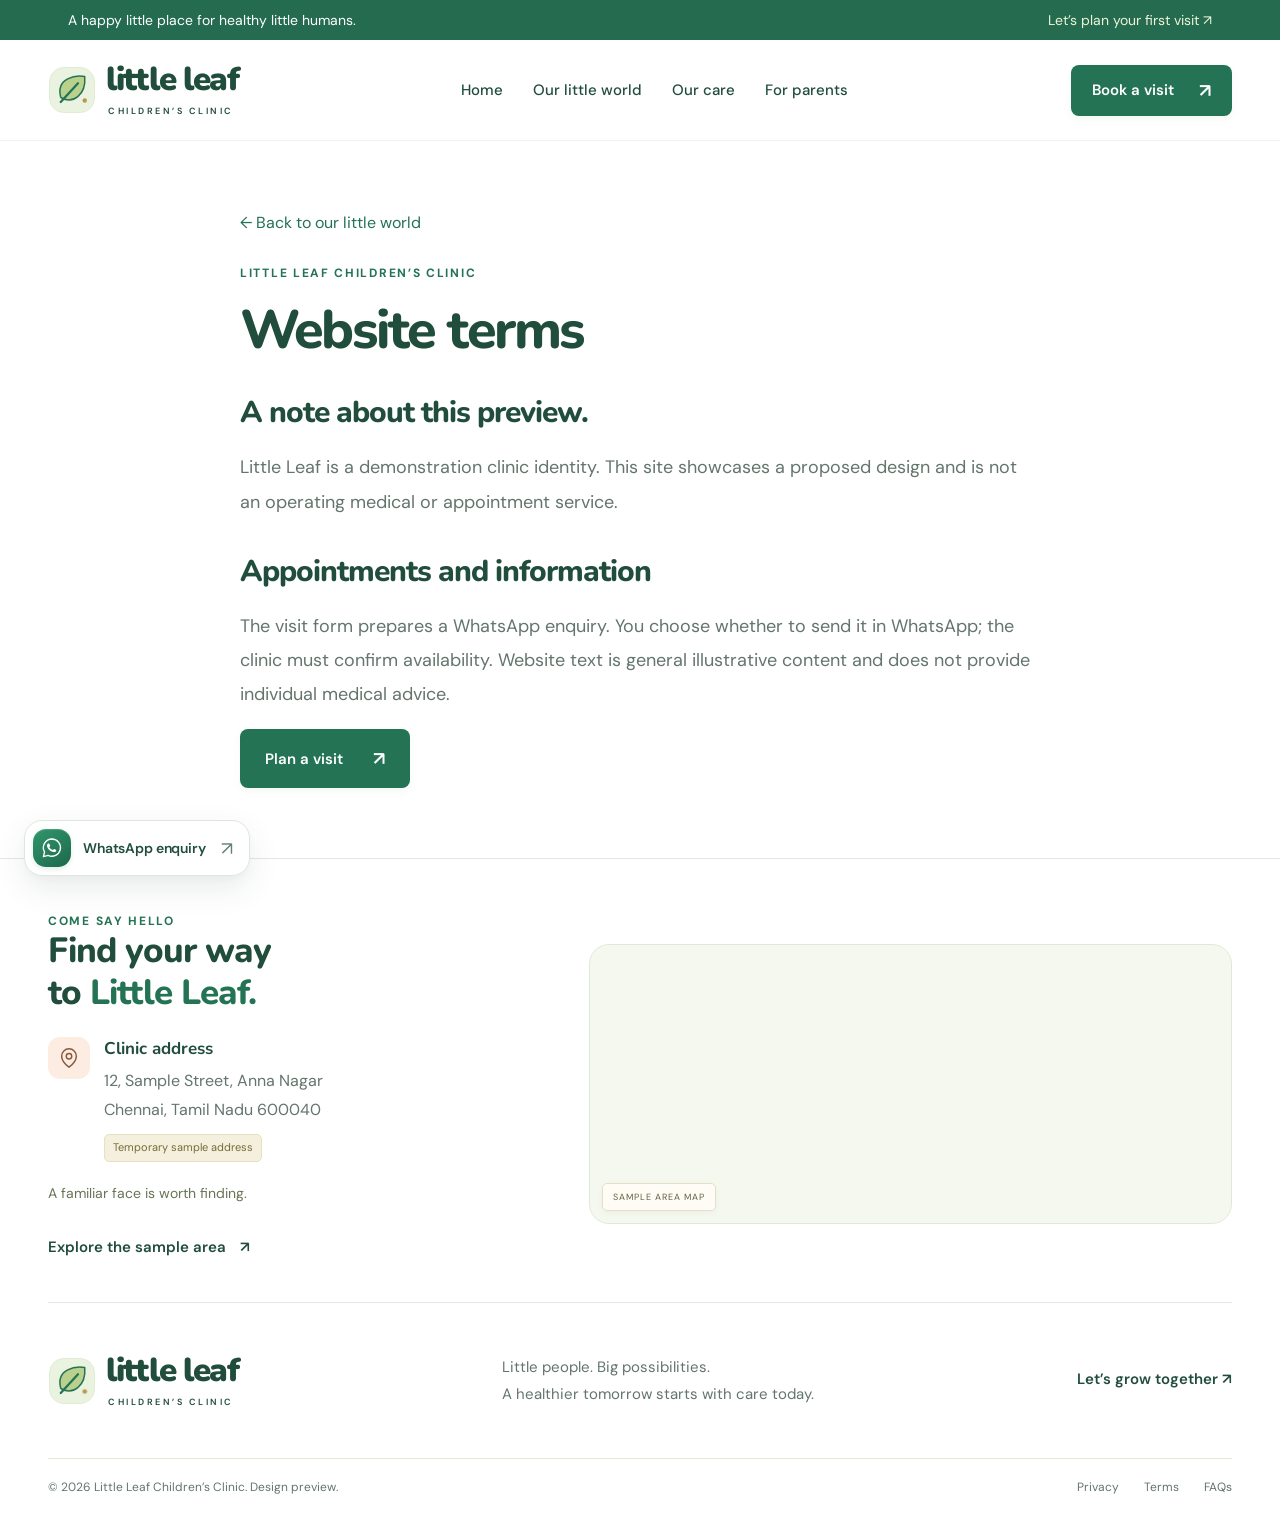
<file: terms.html>
﻿<!DOCTYPE html>
<html lang="en"><head><meta charset="UTF-8"><meta name="viewport" content="width=device-width, initial-scale=1"><title>Website terms | Little Leaf Children’s Clinic</title><meta name="description" content="A note about this preview."><link rel="preconnect" href="https://fonts.googleapis.com"><link rel="preconnect" href="https://fonts.gstatic.com" crossorigin><link href="https://fonts.googleapis.com/css2?family=Caveat:wght@500;600&family=DM+Sans:wght@400;500;600;700&family=Nunito:wght@600;700;800;900&display=swap" rel="stylesheet"><link rel="stylesheet" href="assets/children.css"><link rel="icon" href="assets/leaf.svg"><script src="assets/clinic-config.js" defer></script><script src="assets/children.js" defer></script></head><body><div class="welcome-loader" id="welcome-loader" role="status" aria-label="Welcome to Little Leaf"><div class="loader-content"><div class="loader-heart"><svg viewBox="0 0 64 64" aria-hidden="true"><path d="M32 54S7 39 7 22C7 7 26 5 32 18 38 5 57 7 57 22 57 39 32 54 32 54Z"/></svg><span class="heart-spark">&#10022;</span></div><div class="loader-brand"><span class="loader-leaf" aria-hidden="true"><svg class="logo-mark" viewBox="0 0 64 64" aria-hidden="true" focusable="false"><rect class="logo-tile" x="2" y="2" width="60" height="60" rx="19"/><path class="logo-leaf" pathLength="1" d="M17 42C10 15 38 12 49 14c2 25-16 37-32 28Z"/><path class="logo-stem" pathLength="1" d="m17 48 23-25"/><circle class="logo-spark" cx="49" cy="46" r="3"/></svg></span><span>little leaf</span></div><div class="loader-tagline">A little care. A whole lot of heart.</div><svg class="heartbeat-line" viewBox="0 0 240 48" aria-hidden="true"><path class="ecg-track" d="M0 25H65l9-8 10 17 12-29 14 40 13-28 9 8h108"/><path class="ecg-pulse" d="M0 25H65l9-8 10 17 12-29 14 40 13-28 9 8h108"/></svg><span class="loader-footnote">MAKING ROOM FOR LITTLE SMILES</span></div></div>
<div class="announcement"><span>A happy little place for healthy little humans.</span><a href="#appointments">Let’s plan your first visit ↗</a></div>
<header><div class="container nav-wrap"><a href="index.html" class="brand"><span class="brand-icon" aria-hidden="true"><svg class="logo-mark" viewBox="0 0 64 64" aria-hidden="true" focusable="false"><rect class="logo-tile" x="2" y="2" width="60" height="60" rx="19"/><path class="logo-leaf" pathLength="1" d="M17 42C10 15 38 12 49 14c2 25-16 37-32 28Z"/><path class="logo-stem" pathLength="1" d="m17 48 23-25"/><circle class="logo-spark" cx="49" cy="46" r="3"/></svg></span><span>little leaf<small>CHILDREN’S CLINIC</small></span></a><nav id="navigation" aria-label="Main navigation"><a href="index.html#home">Home</a><a href="index.html#about">Our little world</a><a href="index.html#services">Our care</a><a href="index.html#parents">For parents</a></nav><a class="button nav-cta" href="index.html#appointments">Book a visit <span>↗</span></a><button class="menu-toggle" aria-label="Open navigation" aria-controls="navigation" aria-expanded="false">☰</button></div></header>
<main class="container detail-main"><a class="back-link" href="index.html">← Back to our little world</a><div class="eyebrow">LITTLE LEAF CHILDREN’S CLINIC</div><h1>Website terms</h1><h2>A note about this preview.</h2><p>Little Leaf is a demonstration clinic identity. This site showcases a proposed design and is not an operating medical or appointment service.</p><h2>Appointments and information</h2><p>The visit form prepares a WhatsApp enquiry. You choose whether to send it in WhatsApp; the clinic must confirm availability. Website text is general illustrative content and does not provide individual medical advice.</p><a class="button" href="index.html#appointments">Plan a visit <span>↗</span></a></main><footer><section class="footer-location container" aria-labelledby="visit-us-title"><div class="location-copy"><span class="eyebrow">COME SAY HELLO</span><h2 id="visit-us-title">Find your way<br>to <span>Little Leaf.</span></h2><div class="address-row"><span class="address-icon" aria-hidden="true"><svg viewBox="0 0 24 24"><path d="M20 10c0 6-8 12-8 12S4 16 4 10a8 8 0 1 1 16 0Z"/><circle cx="12" cy="10" r="3"/></svg></span><div><h3>Clinic address</h3><address data-clinic-address>12, Sample Street, Anna Nagar<br>Chennai, Tamil Nadu 600040</address><span class="address-demo-label">Temporary sample address</span></div></div><p class="location-note">A familiar face is worth finding.</p><a class="text-link map-directions" href="https://www.google.com/maps/search/?api=1&query=Anna%20Nagar%2C%20Chennai%2C%20Tamil%20Nadu" target="_blank" rel="noopener noreferrer">Explore the sample area <span aria-hidden="true">&#8599;</span></a></div><div class="clinic-map" data-clinic-map><iframe title="Sample location map: Anna Nagar, Chennai. This is not a confirmed clinic address." src="https://maps.google.com/maps?q=Anna%20Nagar%2C%20Chennai%2C%20Tamil%20Nadu&z=14&output=embed" loading="lazy" referrerpolicy="no-referrer-when-downgrade" allowfullscreen></iframe><span class="map-demo-label">SAMPLE AREA MAP</span></div></section><div class="container footer-main"><a href="index.html" class="brand"><span class="brand-icon" aria-hidden="true"><svg class="logo-mark" viewBox="0 0 64 64" aria-hidden="true" focusable="false"><rect class="logo-tile" x="2" y="2" width="60" height="60" rx="19"/><path class="logo-leaf" pathLength="1" d="M17 42C10 15 38 12 49 14c2 25-16 37-32 28Z"/><path class="logo-stem" pathLength="1" d="m17 48 23-25"/><circle class="logo-spark" cx="49" cy="46" r="3"/></svg></span><span>little leaf<small>CHILDREN’S CLINIC</small></span></a><p>Little people. Big possibilities.<br>A healthier tomorrow starts with care today.</p><a class="text-link" href="index.html#appointments">Let’s grow together ↗</a></div><div class="container footer-bottom"><span>© <span id="year">2026</span> Little Leaf Children’s Clinic. Design preview.</span><div><a href="privacy.html">Privacy</a><a href="terms.html">Terms</a><a href="faq.html">FAQs</a></div></div></footer><a class="whatsapp-enquiry" data-whatsapp-enquiry href="index.html#appointments" aria-label="Enquire about an appointment on WhatsApp"><svg class="whatsapp-modern-icon" viewBox="0 0 32 32" aria-hidden="true" focusable="false"><path class="wa-bubble" d="M16 4a11.5 11.5 0 0 0-9.9 17.35L4.5 27.5l6.3-1.65A11.5 11.5 0 1 0 16 4Z"/><path class="wa-handset" d="M12.1 9.7c-.3-.7-.6-.7-.9-.7h-.8c-.3 0-.7.1-1 .5-.4.4-1.4 1.4-1.4 3.3s1.4 3.8 1.6 4.1c.2.3 2.8 4.4 6.8 5.9 3.3 1.3 4 .9 4.7.8.7-.1 2.3-.9 2.6-1.8.3-.9.3-1.6.2-1.8-.1-.2-.4-.3-.8-.5l-2.6-1.2c-.3-.1-.6-.2-.8.2l-1.2 1.4c-.2.2-.4.3-.8.1s-1.7-.6-3.2-2c-1.2-1.1-2-2.4-2.2-2.8-.2-.4 0-.6.2-.8l.7-.8c.2-.2.3-.4.4-.6.1-.3.1-.5 0-.7Z"/></svg><span>WhatsApp enquiry</span></a></body></html>
</file>
<file: assets/children.css>
﻿:root{--green:#247354;--deep:#214d3d;--text:#64756c;--line:#e1e9e2}*{box-sizing:border-box}html{scroll-behavior:smooth;scroll-padding-top:110px}body{margin:0;color:var(--deep);font-family:'DM Sans',sans-serif;font-size:15px;background:white}a{color:inherit;text-decoration:none}button,input,select{font:inherit}a:focus-visible,button:focus-visible,summary:focus-visible{outline:3px solid #99b75c;outline-offset:5px}p{line-height:1.8;color:var(--text)}.container{max-width:1240px;width:calc(100% - 96px);margin:auto}.announcement{background:var(--green);color:#fff;display:flex;justify-content:space-between;padding:11px max(48px,calc((100vw - 1144px)/2));font-size:12px}.announcement a{color:#edf5d9}header{background:#ffffffed;backdrop-filter:blur(14px);position:sticky;top:0;z-index:20;border-bottom:1px solid #eff2ed}.nav-wrap{height:100px;display:flex;align-items:center;justify-content:space-between;gap:24px}.brand{display:flex;align-items:center;gap:10px;font-family:Nunito,sans-serif;font-weight:900;font-size:30px;letter-spacing:-1.3px;line-height:1}.brand-icon{font-size:48px;color:var(--green);font-weight:500}.brand small{display:block;font:600 8px 'DM Sans',sans-serif;letter-spacing:2.5px;margin:9px 0 0 2px}nav{display:flex;gap:30px;font-size:13px;font-weight:500}nav a:hover{color:var(--green)}.button{display:inline-flex;align-items:center;justify-content:center;gap:30px;background:var(--green);color:#fff;border:0;border-radius:8px;padding:17px 25px;font-weight:600;font-size:13px;cursor:pointer;transition:background .2s,transform .2s}.button:hover{background:#185b40;transform:translateY(-2px)}.button span{font-size:19px}.nav-cta{padding:13px 21px;gap:25px}.menu-toggle{display:none}.hero{display:grid;grid-template-columns:1.08fr 1fr;align-items:center;gap:65px;padding-top:58px;padding-bottom:65px}.eyebrow{font-size:10px;letter-spacing:1.9px;font-weight:700;color:var(--green);margin-bottom:20px}h1,h2,h3{font-family:Nunito,sans-serif}h1{font-size:clamp(44px,4.8vw,66px);font-weight:800;letter-spacing:-2.5px;line-height:1.1;margin:0}h1>span{color:var(--green);font-size:.91em}.scribble{width:88%;height:14px;border-top:5px solid #b6d78a;border-radius:50%;margin:6px 0 20px;transform:rotate(-1deg)}.hero-copy>p{max-width:450px;font-size:14px;margin-bottom:28px}.hero-actions{display:flex;gap:25px;align-items:center}.text-link{font-weight:600;font-size:13px;display:inline-flex;align-items:center}.text-link:hover{color:var(--green)}.assurance{display:flex;align-items:center;gap:9px;font-size:11px;color:#738477;margin-top:28px}.assurance>span{display:grid;place-items:center;width:20px;height:20px;border-radius:50%;background:#edf6ee;color:var(--green)}.hero-visual{position:relative;padding:8px 0 20px}.image-frame{height:477px;background:#e6f1e5;border-radius:160px 160px 22px 22px;overflow:hidden;position:relative;margin-right:14px}.image-frame img{width:100%;height:100%;object-fit:cover;object-position:center}.photo-caption{position:absolute;bottom:21px;left:0;width:100%;text-align:center;font-size:11px;color:white;background:#214d3d99;padding:9px}.sun{position:absolute;right:-16px;top:-18px;color:#b3cc72;font-size:92px;line-height:1;transform:rotate(10deg)}.flower{position:absolute;left:-35px;top:67px;color:#d7e9bd;font-size:70px}.care-note{position:absolute;bottom:53px;left:-38px;background:white;border:1px solid #e8eee5;border-radius:14px;box-shadow:0 9px 35px #1c503113;padding:17px 22px;display:flex;gap:13px;align-items:center;font-size:12px;line-height:1.6;transform:rotate(-4deg)}.care-note>span{font-size:33px;color:var(--green)}.care-note strong{font-family:Nunito;font-size:14px}.visual-label{position:absolute;bottom:0;right:38px;font-size:8px;letter-spacing:2px;color:#718472}.care-strip{background:#f4f8f0;border-block:1px solid #edf2e7}.care-strip>.container{display:flex;align-items:center;justify-content:space-between;padding-block:24px;gap:24px}.care-strip .container>div{display:flex;align-items:center;gap:13px;font-size:12px}.care-strip .container>div:first-child{display:block;line-height:1.6}.care-strip strong{font-family:Nunito;font-size:15px}.care-strip b{font-size:30px;color:#70925c;font-weight:400}.section{padding-block:78px}.section-top{display:flex;justify-content:space-between;align-items:end;gap:30px;margin-bottom:32px}.section-top .eyebrow{margin-bottom:13px}h2{font-size:36px;font-weight:800;line-height:1.2;letter-spacing:-1px;margin:0 0 19px}h2 span{color:var(--green)}.section-top h2{margin-bottom:0}.section-top>p{font-size:12px;margin-bottom:4px}.service-grid{display:grid;grid-template-columns:repeat(4,1fr);gap:17px}.service-card{border:1px solid var(--line);border-radius:15px;padding:25px 23px 20px;position:relative;transition:transform .2s,box-shadow .2s}.service-card:hover{transform:translateY(-5px);box-shadow:0 12px 30px #1f4b3910;border-color:#a9c6ac}.service-icon{display:grid;place-items:center;border-radius:14px;width:49px;height:49px;font-size:29px;margin-bottom:27px}.mint{background:#e7f1e1}.peach{background:#fff0e4;color:#b78d5c}.lavender{background:#eeedf7;color:#817b9c}.yellow{background:#f7f1d9;color:#a28c42}.number{position:absolute;right:23px;top:32px;font-size:10px;color:#7b897c}.service-card h3{font-size:18px;font-weight:800;margin:0 0 10px;letter-spacing:-.4px}.service-card p{font-size:12px;line-height:1.8;margin-bottom:23px}.card-link{display:flex;justify-content:space-between;align-items:center;border-top:1px solid var(--line);padding-top:16px;font-size:10px;font-weight:600;gap:10px}.card-link b{font-size:18px}.about-section{background:#f7faf4;padding:70px 0}.about-grid{display:grid;grid-template-columns:1fr 1fr;align-items:center;gap:95px}.about-art{background:#dfecd5;border-radius:110px 20px 20px 20px;height:370px;position:relative;display:flex;flex-direction:column;align-items:center;justify-content:center;overflow:hidden}.plant{font-size:140px;border:1px dashed #a4bc8c;border-radius:50%;width:230px;height:230px;display:grid;place-items:center;transform:rotate(-10deg)}.art-label{font-size:10px;letter-spacing:2px;text-align:center;line-height:1.8;margin-top:18px}.sticker{position:absolute;right:20px;top:35px;background:#fffdf1;padding:16px 20px;border-radius:50%;text-align:center;font-family:Nunito;font-size:12px;transform:rotate(12deg)}.sticker span{display:block;font-size:30px}.about-grid p{font-size:13px}.about-points{display:grid;grid-template-columns:1fr 1fr;gap:16px;font-size:12px;margin:24px 0;color:var(--green)}.faq-list{border-top:1px solid var(--line)}details{border-bottom:1px solid var(--line);padding:22px 0}summary{font-family:Nunito;font-weight:700;font-size:17px;display:flex;justify-content:space-between;gap:20px;cursor:pointer;list-style:none}summary::-webkit-details-marker{display:none}summary span{color:var(--green);font-size:23px;font-family:'DM Sans'}details[open] summary span{transform:rotate(45deg)}details p{font-size:13px;max-width:850px}.appointment-section{display:grid;grid-template-columns:.9fr 1.1fr;gap:65px;background:#eaf3e5;border-radius:22px;padding:48px;margin-bottom:75px;overflow:hidden}.booking-copy p{max-width:300px;font-size:13px}.booking-copy h2{font-size:42px}.booking-flower{font-size:100px;color:#b6ce9a;display:block;margin-top:10px;line-height:1}form{background:white;border-radius:16px;padding:28px}form h3{font-size:22px;margin:0 0 8px}.form-intro{font-size:10px;margin:0 0 20px}.form-row{display:grid;grid-template-columns:1fr 1fr;gap:16px}label{display:flex;flex-direction:column;gap:8px;font-size:10px;font-weight:600;margin-bottom:18px}input,select{width:100%;min-width:0;padding:12px 11px;border:1px solid #dce6db;border-radius:6px;background:#fff;color:var(--deep);font-size:11px;min-height:42px}input:focus,select:focus{outline:2px solid #8eae79;outline-offset:2px}form .button{width:100%;justify-content:space-between}#form-status{font-size:12px;color:var(--green);background:#edf6ee;padding:12px;border-radius:6px}footer{border-top:1px solid var(--line);padding-top:35px}.footer-main{display:flex;justify-content:space-between;align-items:center;gap:30px;padding-bottom:35px}.footer-main p{font-size:12px}.footer-bottom{border-top:1px solid var(--line);display:flex;justify-content:space-between;font-size:10px;padding-top:20px;padding-bottom:25px;color:#64756c}.footer-bottom>div{display:flex;gap:25px}.detail-main{max-width:800px;padding-block:70px;min-height:65vh}.detail-main h1{font-size:48px;margin-bottom:30px}.detail-main h2{font-size:25px;margin-top:35px}.detail-main p,.detail-main li{font-size:15px;line-height:1.9;color:var(--text)}.back-link{display:inline-block;margin-bottom:32px;font-size:13px;color:var(--green)}
@media(min-width:1450px){.hero{gap:90px}.image-frame{height:530px}}@media(max-width:1050px){.container{width:calc(100% - 56px)}.announcement{padding-inline:28px}nav{gap:18px}.hero{gap:30px}.hero h1{font-size:49px}.image-frame{height:440px}.service-grid{grid-template-columns:repeat(2,1fr)}.about-grid{gap:45px}.care-strip .container{gap:15px}.care-strip .container>div{font-size:10px}.hero-actions{gap:16px}.appointment-section{gap:30px;padding:30px}}
@media(max-width:760px){html{scroll-padding-top:85px}.container{width:calc(100% - 40px)}.announcement{justify-content:center;font-size:10px;padding:10px 20px}.announcement>a{display:none}.nav-wrap{height:80px;gap:12px}.brand{font-size:25px}.brand-icon{font-size:40px}.brand small{font-size:6px;letter-spacing:2px}.nav-cta{font-size:11px;padding:11px 13px;gap:9px;margin-left:auto}.nav-cta span{font-size:15px}.menu-toggle{display:block;background:transparent;border:1px solid var(--line);border-radius:6px;color:var(--deep);padding:7px 10px;font-size:20px}nav{display:none;position:absolute;top:80px;left:0;width:100%;background:white;flex-direction:column;gap:0;box-shadow:0 15px 20px #214d3d10;padding:10px 20px}nav.open{display:flex}nav a{padding:13px}.hero{grid-template-columns:1fr;gap:35px;padding-top:36px;padding-bottom:40px}.hero h1{font-size:clamp(40px,9vw,61px);max-width:550px}.eyebrow{font-size:9px;letter-spacing:1.5px}.hero-copy>p{font-size:14px;max-width:510px}.hero-visual{width:90%;max-width:440px;margin:auto}.image-frame{height:430px;margin:0;border-radius:140px 140px 20px 20px}.flower{left:-23px}.sun{right:-24px}.care-note{left:-17px;bottom:48px}.visual-label{right:15px}.care-strip .container{display:grid;grid-template-columns:1fr 1fr;gap:20px}.care-strip .container>div{font-size:11px}.care-strip b{font-size:25px}.section{padding-block:48px}.section-top{display:block}.section-top>p{margin-top:16px}h2{font-size:30px}.service-grid{gap:12px}.service-card{padding:20px 16px}.service-card h3{font-size:17px}.service-card p{font-size:12px}.number{right:17px}.card-link{font-size:9px}.about-section{padding:45px 0}.about-grid{grid-template-columns:1fr;gap:35px}.about-art{height:310px}.about-points{font-size:11px}.appointment-section{grid-template-columns:1fr;padding:26px 20px;gap:22px;margin-bottom:45px}.booking-copy h2{font-size:36px}.booking-copy p{max-width:100%}.booking-flower{display:none}form{padding:22px 18px}.form-row{gap:12px}.footer-main{flex-wrap:wrap;gap:20px}.footer-main p{max-width:220px}.footer-bottom{gap:20px;line-height:1.8;flex-wrap:wrap}.detail-main h1{font-size:38px}summary{font-size:15px}}
@media(max-width:380px){.nav-cta{display:none}.menu-toggle{margin-left:auto}.service-grid{grid-template-columns:1fr}.form-row{grid-template-columns:1fr}.hero-actions{gap:15px}.hero-actions .button{padding:15px 16px;gap:13px}.hero-actions .text-link{font-size:11px}.image-frame{height:360px}}@media(prefers-reduced-motion:reduce){html{scroll-behavior:auto}*,*:before,*:after{transition:none!important;animation:none!important}}
/* A short, branded welcome, with a CSS timeout as a no-JavaScript fallback. */
.welcome-loader{position:fixed;inset:0;z-index:1000;background:#f8fbf5;display:grid;place-items:center;transition:opacity .5s ease,visibility .5s;animation:loader-failsafe .3s 3s forwards;pointer-events:none}.is-welcoming{overflow:hidden}.loader-content{text-align:center;padding:30px}.loader-heart{position:relative;width:76px;margin:0 auto 21px}.loader-heart svg{width:76px;fill:var(--green);filter:drop-shadow(0 8px 15px #24735418);animation:gentle-heartbeat 1.25s infinite;transform-origin:center}.heart-spark{position:absolute;right:-15px;top:-9px;font-size:28px;color:#a9c67c;animation:spark-breathe 1.25s infinite}.loader-brand{font-family:Nunito,sans-serif;font-size:36px;font-weight:900;letter-spacing:-1.7px}.loader-tagline{font-size:12px;color:var(--text);margin-top:8px}.heartbeat-line{display:block;width:230px;height:48px;margin:23px auto 18px;fill:none;stroke-width:2;stroke-linecap:round;stroke-linejoin:round}.ecg-track{stroke:#dae6d4}.ecg-pulse{stroke:var(--green);stroke-dasharray:90 260;animation:ecg-travel 1.5s linear infinite}.loader-footnote{font-size:8px;letter-spacing:2.2px;color:#728367}.welcome-loader.is-finished{opacity:0;visibility:hidden}.growth-stats{display:grid;grid-template-columns:1.55fr 1fr 1fr 1fr;gap:28px;align-items:center;padding-top:0;padding-bottom:76px}.stats-intro .eyebrow{display:block;font-size:8px;margin-bottom:12px}.stats-intro h2{font-size:25px;line-height:1.25;letter-spacing:-.7px;margin-bottom:10px}.stats-intro p{font-size:11px;margin:0}.stat-item{border-left:1px solid var(--line);padding:8px 0 8px 30px}.stat-value{display:block;font-family:Nunito,sans-serif;color:var(--green);font-weight:800;font-size:65px;line-height:1.1;letter-spacing:-3px;font-variant-numeric:tabular-nums}.stat-item h3{font-size:14px;margin:13px 0 8px}.stat-item p{font-size:11px;line-height:1.8;margin:0}.reveal-item{opacity:0;transform:translateY(18px);transition:opacity .65s ease var(--reveal-delay,0ms),transform .65s ease var(--reveal-delay,0ms)}.reveal-item.is-visible{opacity:1;transform:translateY(0)}.service-card.is-visible:hover{transform:translateY(-5px)}.image-frame{box-shadow:0 16px 40px #214d3d08}.button{box-shadow:0 4px 10px #2473540c}.service-card:nth-child(2){border-radius:15px 30px 15px 15px}.service-card:nth-child(4){border-radius:30px 15px 15px 15px}
@keyframes gentle-heartbeat{0%,40%,75%,100%{transform:scale(1)}12%{transform:scale(1.13)}25%{transform:scale(1.02)}32%{transform:scale(1.09)}}@keyframes spark-breathe{0%,100%{opacity:.6;transform:rotate(-8deg) scale(.9)}40%{opacity:1;transform:rotate(8deg) scale(1.1)}}@keyframes ecg-travel{from{stroke-dashoffset:350}to{stroke-dashoffset:0}}@keyframes loader-failsafe{to{opacity:0;visibility:hidden}}
@media(max-width:1050px){.growth-stats{gap:18px}.stat-item{padding-left:20px}.stats-intro h2{font-size:22px}.stat-item h3{font-size:12px}.stat-value{font-size:57px}}
@media(max-width:760px){.growth-stats{grid-template-columns:repeat(3,1fr);gap:16px;padding-bottom:45px}.stats-intro{grid-column:1/-1;margin-bottom:6px}.stats-intro h2{font-size:27px}.stats-intro h2 br{display:none}.stats-intro p br{display:none}.stat-item{padding-left:12px}.stat-value{font-size:47px}.stat-item h3{font-size:12px;line-height:1.5;margin-top:10px;min-height:36px}.stat-item p{font-size:10px}.stat-item p br{display:none}}
@media(prefers-reduced-motion:reduce){.welcome-loader{animation:loader-failsafe .01s .1s forwards!important}.loader-heart svg,.heart-spark,.ecg-pulse{animation:none!important}.reveal-item{opacity:1;transform:none}}
/* A candid family moment gives the about section a warmer, personal focus. */
.about-photo{display:block;height:410px;border-radius:100px 22px 22px 22px;isolation:isolate;box-shadow:0 12px 32px #214d3d0a}.about-photo>img{width:100%;height:100%;object-fit:cover;object-position:50% 42%;display:block;transition:transform .8s ease}.about-photo:hover>img{transform:scale(1.025)}.about-photo-shade{position:absolute;inset:45% 0 0;background:linear-gradient(transparent,#183e2dcc);pointer-events:none}.photo-story{position:absolute;left:25px;right:25px;bottom:51px;display:flex;gap:12px;align-items:center;color:white}.story-heart{display:grid;place-items:center;flex:none;width:43px;height:43px;border:1px solid #ffffff66;border-radius:50%;background:#ffffff14;font-size:27px}.photo-story strong{font-family:Nunito,sans-serif;font-size:20px;letter-spacing:-.4px;display:block;line-height:1.3}.photo-story div>span{display:block;font-size:10px;color:#e4efdf;margin-top:5px}.about-photo-tag{position:absolute;bottom:21px;left:25px;right:25px;border-top:1px solid #ffffff40;padding-top:12px;color:#edf6e8;font-size:8px;letter-spacing:1.8px}
@media(max-width:760px){.about-photo{height:350px;border-radius:75px 20px 20px 20px}.photo-story{left:20px;right:20px}.photo-story strong{font-size:19px}.about-photo-tag{left:20px;right:20px}}
/* Personal details: a small note, hand-drawn marks, and a reassuring first visit. */
.handwritten{font-family:Caveat,cursive;font-weight:500;letter-spacing:0}.visual-label.handwritten{font-size:25px;bottom:-5px;right:28px;color:#527754;transform:rotate(-3deg)}.team-note{position:relative;background:#fffdf3;padding:18px 23px 16px;margin:23px 0 25px;border:1px solid #eee9d7;border-radius:3px 12px 12px 12px;transform:rotate(-1deg);box-shadow:1px 5px 12px #51462305}.note-pin{position:absolute;top:-7px;left:28px;width:57px;height:16px;background:#c8d9ae9c;transform:rotate(-7deg);border-left:2px dotted #e5eccf;border-right:2px dotted #e5eccf}.team-note p{font-family:Nunito,sans-serif;font-size:17px!important;font-weight:600;line-height:1.55;color:var(--deep);margin:0 0 9px}.note-signature{font-family:Caveat,cursive;font-size:22px;color:#527754}.note-signature>span{margin-left:6px}.about-photo{height:455px}.about-grid{gap:75px}.first-visit-guide{margin:35px 0 45px;background:#f8faf5;border:1px solid #e8eee1;border-radius:18px;padding:26px 30px 30px}.guide-heading{display:flex;justify-content:space-between;align-items:center;gap:20px;margin-bottom:24px}.guide-heading>.handwritten{font-size:28px;color:#58794e;transform:rotate(-1deg)}.guide-label{font-size:8px;letter-spacing:1.7px;color:#71816a}.guide-grid{display:grid;grid-template-columns:repeat(3,1fr);gap:32px}.guide-grid article{position:relative;padding-right:15px}.guide-grid article+article{border-left:1px solid #e0e7d9;padding-left:28px}.guide-icon{display:inline-grid;place-items:center;width:54px;height:54px;background:#e9f1df;border-radius:47% 53% 60% 40%;margin-bottom:13px}.guide-grid article:nth-child(2) .guide-icon{background:#f7ecdd;transform:rotate(4deg)}.guide-grid article:nth-child(3) .guide-icon{background:#eeebf5;transform:rotate(-5deg)}.guide-icon svg{width:38px;height:38px;stroke:#547549;stroke-width:1.7;fill:none;stroke-linecap:round;stroke-linejoin:round}.guide-grid h3{font-size:17px;letter-spacing:-.4px;margin:0 0 9px}.guide-grid p{font-size:12px;line-height:1.8;margin:0;max-width:290px}.booking-personal{margin-top:26px;max-width:230px;transform:rotate(-5deg)}.booking-personal .handwritten{display:block;font-size:29px;color:#527754}.booking-personal svg{width:110px;height:35px;fill:none;stroke:#8ba76a;stroke-width:2;stroke-linecap:round;margin-left:93px}.faq-list summary{transition:color .2s}.faq-list summary:hover{color:var(--green)}
@media(max-width:1050px){.about-grid{gap:40px}.guide-grid{gap:20px}.guide-grid article+article{padding-left:20px}.team-note p{font-size:16px!important}}
@media(max-width:760px){.visual-label.handwritten{font-size:24px;right:8px;bottom:-8px}.hero-visual{margin-bottom:10px}.about-grid{gap:30px}.about-photo{height:350px}.team-note{margin-top:22px}.team-note p{font-size:17px!important}.note-signature{font-size:23px}.first-visit-guide{padding:22px;margin:27px 0 33px}.guide-heading{display:block;margin-bottom:25px}.guide-heading>.handwritten{display:block;font-size:27px;line-height:1.1;margin-bottom:14px}.guide-label{font-size:8px}.guide-grid{grid-template-columns:1fr;gap:23px}.guide-grid article{padding:0 0 0 63px;min-height:70px}.guide-grid article+article{border-left:0;border-top:1px solid #e0e7d9;padding:22px 0 0 63px}.guide-icon{position:absolute;left:0;top:0;width:45px;height:45px}.guide-grid article+article .guide-icon{top:22px}.guide-icon svg{width:33px;height:33px}.guide-grid h3{font-size:16px}.guide-grid p{font-size:12px;max-width:100%}.booking-personal{margin-top:18px;margin-bottom:6px}.booking-personal .handwritten{font-size:28px}.booking-personal svg{height:26px}}
/* Larger, more comfortable typography across the clinic website. */
body{font-size:17px}.announcement{font-size:14px}nav{font-size:15px}.brand{font-size:33px}.brand small{font-size:9px}.button,.text-link{font-size:15px}.eyebrow{font-size:12px;letter-spacing:1.7px}.hero h1{font-size:clamp(49px,5.2vw,72px)}.hero-copy>p{font-size:17px;max-width:490px}.assurance{font-size:13px}.photo-caption{font-size:13px}.care-note{font-size:14px}.care-note strong{font-size:16px}.visual-label.handwritten{font-size:28px}.care-strip .container>div{font-size:14px}.care-strip strong{font-size:17px}h2{font-size:40px}.section-top>p{font-size:15px}.service-card h3{font-size:21px}.service-card p{font-size:15px;line-height:1.75}.card-link{font-size:12px}.number{font-size:12px}.stats-intro .eyebrow{font-size:10px}.stats-intro h2{font-size:29px}.stats-intro p{font-size:14px}.stat-value{font-size:72px}.stat-item h3{font-size:17px}.stat-item p{font-size:14px}.about-grid p{font-size:16px}.about-points{font-size:14px}.team-note p{font-size:20px!important}.note-signature{font-size:26px}.photo-story strong{font-size:23px}.photo-story div>span{font-size:12px}.about-photo-tag{font-size:10px;letter-spacing:1.3px}.guide-heading>.handwritten{font-size:32px}.guide-label{font-size:10px}.guide-grid h3{font-size:20px}.guide-grid p{font-size:15px}summary{font-size:20px}details p{font-size:16px}.booking-copy h2{font-size:46px}.booking-copy p{font-size:16px}.booking-personal .handwritten{font-size:33px}form h3{font-size:26px}.form-intro{font-size:13px}label{font-size:13px}input,select{font-size:14px;min-height:47px}#form-status{font-size:15px}.footer-main p{font-size:15px}.footer-bottom{font-size:12px}.detail-main h1{font-size:54px}.detail-main h2{font-size:30px}.detail-main p,.detail-main li{font-size:18px}.back-link{font-size:16px}.loader-tagline{font-size:15px}.loader-footnote{font-size:10px}
@media(max-width:1050px){.nav-wrap{gap:16px}nav{gap:17px;font-size:14px}.nav-cta{padding-inline:16px;gap:16px}.brand{font-size:29px}.hero h1{font-size:54px}.hero-actions{flex-wrap:wrap;gap:18px}.stats-intro h2{font-size:26px}.stat-item h3{font-size:15px}.stat-item p{font-size:13px}.stat-value{font-size:64px}.team-note p{font-size:19px!important}.service-card h3{font-size:21px}}
@media(max-width:760px){.announcement{font-size:12px}.brand{font-size:27px}.brand small{font-size:7px}.nav-cta{font-size:13px;padding:12px 14px;gap:10px}.nav-wrap{gap:10px}nav{font-size:16px}.hero h1{font-size:clamp(43px,9.7vw,64px);letter-spacing:-1.8px}.hero-copy>p{font-size:17px}.eyebrow{font-size:11px;line-height:1.6;letter-spacing:1.4px}.hero-actions .text-link{font-size:14px}.assurance{font-size:13px;line-height:1.6}.care-strip .container>div{font-size:13px;line-height:1.6}.care-strip strong{font-size:16px}h2{font-size:34px}.section-top>p{font-size:15px}.service-grid{grid-template-columns:1fr}.service-card{padding:24px}.service-card h3{font-size:23px}.service-card p{font-size:16px}.card-link{font-size:14px}.service-icon{margin-bottom:20px}.number{right:24px}.stats-intro h2{font-size:31px}.stats-intro p{font-size:15px}.stat-value{font-size:53px}.stat-item{padding-left:10px}.stat-item h3{font-size:14px;line-height:1.5;min-height:42px}.stat-item p{font-size:12px}.growth-stats{gap:12px}.about-grid p{font-size:16px}.about-points{font-size:14px;line-height:1.6;gap:14px}.team-note p{font-size:20px!important}.note-signature{font-size:25px}.photo-story strong{font-size:21px}.photo-story div>span{font-size:12px;line-height:1.6}.about-photo-tag{font-size:9px;letter-spacing:1px}.photo-story{bottom:60px}.guide-heading>.handwritten{font-size:31px}.guide-grid h3{font-size:19px}.guide-grid p{font-size:15px}.guide-label{font-size:10px}summary{font-size:18px;line-height:1.5}details p{font-size:16px}.booking-copy h2{font-size:40px}.booking-copy p{font-size:16px}.booking-personal .handwritten{font-size:31px}.form-row{grid-template-columns:1fr;gap:0}form h3{font-size:26px}.form-intro{font-size:13px}label{font-size:14px}input,select{font-size:16px;min-height:49px}.footer-main p{font-size:15px;max-width:100%}.footer-bottom{font-size:13px}.detail-main h1{font-size:43px}.detail-main h2{font-size:28px}.detail-main p,.detail-main li{font-size:17px}}
@media(max-width:380px){.hero h1{font-size:42px}.hero-actions .button{font-size:15px;padding:15px 18px}.hero-actions .text-link{font-size:14px}.hero-actions{gap:20px}.stat-value{font-size:47px}.stat-item h3{font-size:13px}.stat-item p{font-size:12px}.about-points{grid-template-columns:1fr}.note-signature{font-size:23px}.team-note{padding-inline:18px}}
.footer-location{display:grid;grid-template-columns:.85fr 1.15fr;gap:65px;align-items:center;padding-top:14px;padding-bottom:42px;border-bottom:1px solid var(--line);margin-bottom:36px}.location-copy .eyebrow{margin-bottom:14px}.location-copy h2{font-size:35px;margin-bottom:23px}.address-row{display:flex;gap:14px;align-items:flex-start}.address-icon{width:42px;height:42px;border-radius:12px;background:#edf4e7;display:grid;place-items:center;flex-shrink:0}.address-icon svg{width:22px;height:22px;fill:none;stroke:var(--green);stroke-width:1.6;stroke-linecap:round;stroke-linejoin:round}.address-row h3{font-size:17px;margin:0 0 7px}.address-row address{font-style:normal;color:var(--text);font-size:16px;line-height:1.8;max-width:330px}.location-note{font-size:14px;margin-top:19px}.clinic-map{height:280px;overflow:hidden;border:1px solid #e0e9d8;border-radius:20px;background:#f5f8ef;position:relative}.clinic-map iframe{display:block;width:100%;height:100%;border:0}.map-pending{height:100%;display:flex;flex-direction:column;align-items:center;justify-content:center;text-align:center;padding:25px;background:radial-gradient(ellipse at top left,#e4efd8,transparent 70%)}.map-placeholder-icon svg{height:55px;width:55px;stroke:#8ca97a;fill:#f5f8ef;stroke-width:1.5;stroke-linecap:round;stroke-linejoin:round}.map-pending strong{font-family:Nunito,sans-serif;font-size:23px;margin:12px 0 7px}.map-pending>span:not([class]){font-size:13px;line-height:1.6;color:var(--text)}.map-pending .handwritten{font-size:25px;color:#718c5d;margin-top:14px;transform:rotate(-3deg)}.map-directions{margin-top:17px}
@media(max-width:1050px){.footer-location{gap:35px}}
@media(max-width:760px){.footer-location{grid-template-columns:1fr;gap:22px;padding-top:5px;padding-bottom:30px;margin-bottom:28px}.location-copy h2{font-size:33px}.location-copy h2 br{display:none}.clinic-map{height:260px}.map-pending>span:not([class]){font-size:14px}.address-row address{font-size:16px}}
.address-demo-label{display:inline-block;background:#f4f0dd;border:1px solid #e8e0be;color:#776b37;padding:4px 8px;border-radius:5px;font-size:11px;line-height:1.6;margin-top:9px}.map-demo-label{position:absolute;bottom:12px;left:12px;pointer-events:none;background:#fffdf5ed;color:#655f43;border:1px solid #e5dfc7;border-radius:5px;font-size:9px;letter-spacing:1px;padding:7px 10px;box-shadow:0 2px 6px #0000000a}.map-directions{gap:14px}
/* Motion follows the welcome screen and responds to scroll or interaction. */
header{transition:box-shadow .3s ease,border-color .3s ease}header.has-scrolled{box-shadow:0 7px 24px #214d3d0c;border-bottom-color:#dfe8dc}.reading-progress{position:fixed;inset:0 0 auto;height:3px;z-index:30;pointer-events:none}.reading-progress>span{display:block;width:100%;height:100%;background:linear-gradient(90deg,#a9c77b,#247354);transform:scaleX(0);transform-origin:left}.back-to-top{position:fixed;right:25px;bottom:25px;z-index:25;width:48px;height:48px;display:grid;place-items:center;border:1px solid #dce7d2;border-radius:50%;background:#fffef7;color:var(--green);box-shadow:0 5px 20px #214d3d18;cursor:pointer;animation:top-button-in .3s ease both;transition:background .2s,transform .2s}.back-to-top[hidden]{display:none}.back-to-top svg{width:22px;height:22px;fill:none;stroke:currentColor;stroke-width:1.7;stroke-linecap:round;stroke-linejoin:round}.back-to-top:hover{background:#eaf2df;transform:translateY(-4px)}.button{position:relative;overflow:hidden;isolation:isolate;transition:background .2s,transform .25s,box-shadow .25s}.button:hover{box-shadow:0 9px 21px #24735422}.button:active{transform:translateY(0) scale(.98)}.button>span:not(.button-ripple){transition:transform .25s}.button:hover>span:not(.button-ripple){transform:translate(3px,-2px)}.button-ripple{position:absolute;width:20px;height:20px;border-radius:50%;pointer-events:none;background:#ffffff35;animation:button-ripple .6s ease-out forwards}.text-link{transition:color .2s,gap .25s}.text-link:hover{gap:21px}nav a{position:relative}nav a:after{content:'';position:absolute;bottom:-8px;left:0;right:0;height:2px;background:#8fae6b;transform:scaleX(0);transform-origin:left;transition:transform .25s}nav a:hover:after,nav a:focus-visible:after{transform:scaleX(1)}.service-icon,.guide-icon{transition:transform .35s cubic-bezier(.2,.8,.3,1)}.service-card:hover .service-icon{transform:rotate(-9deg) scale(1.1)}.guide-grid article:hover .guide-icon{transform:rotate(7deg) translateY(-3px)}.card-link b{transition:transform .25s}.service-card:hover .card-link b{transform:translate(3px,-3px)}.image-frame img{transition:transform .8s ease}.image-frame:hover img{transform:scale(1.035)}.reveal-item{transition:opacity .7s ease var(--reveal-delay,0ms),transform .7s cubic-bezier(.2,.7,.2,1) var(--reveal-delay,0ms),box-shadow .3s,border-color .3s}.team-note.reveal-item.is-visible{transform:rotate(-1deg)}details[open]>p{animation:faq-content-in .3s ease both}summary span{transition:transform .25s}input,select{transition:border-color .2s,box-shadow .2s,background .2s}input:focus,select:focus{background:#fcfef9;box-shadow:0 3px 12px #2473540a}#form-status:not([hidden]){animation:faq-content-in .35s ease both}
@media(prefers-reduced-motion:no-preference){.site-ready .hero-copy>.eyebrow{animation:hero-rise .6s .05s both}.site-ready .hero h1{animation:hero-rise .75s .13s both}.site-ready .hero .scribble{transform-origin:left;animation:underline-in .8s .55s both}.site-ready .hero-copy>p{animation:hero-rise .7s .25s both}.site-ready .hero-actions{animation:hero-rise .7s .36s both}.site-ready .assurance{animation:hero-rise .7s .47s both}.site-ready .hero .image-frame{animation:photo-arrive .9s .15s both}.site-ready .hero .care-note{animation:note-float 4.5s .5s both}.site-ready .hero .sun{animation:sun-sway 4s .45s both}.site-ready .hero .flower{animation:flower-bloom 1s .55s both}.site-ready .hero .visual-label{animation:handwritten-in .8s .8s both}}
@keyframes hero-rise{from{opacity:0;transform:translateY(20px)}to{opacity:1;transform:translateY(0)}}@keyframes photo-arrive{from{opacity:0;transform:translateY(24px) scale(.97)}to{opacity:1;transform:translateY(0) scale(1)}}@keyframes underline-in{from{opacity:0;transform:scaleX(0) rotate(-1deg)}to{opacity:1;transform:scaleX(1) rotate(-1deg)}}@keyframes note-float{0%{opacity:0;transform:translateY(16px) rotate(-4deg)}15%{opacity:1;transform:translateY(0) rotate(-4deg)}45%{transform:translateY(-8px) rotate(-2deg)}75%{transform:translateY(2px) rotate(-5deg)}100%{opacity:1;transform:translateY(0) rotate(-4deg)}}@keyframes sun-sway{0%{opacity:0;transform:rotate(-20deg) scale(.8)}25%{opacity:1;transform:rotate(15deg) scale(1)}65%{transform:rotate(-5deg)}100%{opacity:1;transform:rotate(10deg)}}@keyframes flower-bloom{from{opacity:0;transform:rotate(-35deg) scale(.5)}to{opacity:1;transform:rotate(0) scale(1)}}@keyframes handwritten-in{from{opacity:0;transform:translateX(-12px) rotate(-3deg)}to{opacity:1;transform:translateX(0) rotate(-3deg)}}@keyframes button-ripple{from{opacity:.8;transform:translate(-50%,-50%) scale(0)}to{opacity:0;transform:translate(-50%,-50%) scale(28)}}@keyframes faq-content-in{from{opacity:0;transform:translateY(-6px)}to{opacity:1;transform:translateY(0)}}@keyframes top-button-in{from{opacity:0;transform:translateY(12px)}to{opacity:1;transform:translateY(0)}}
@media(max-width:760px){.back-to-top{right:16px;bottom:16px;width:44px;height:44px}nav a:after{bottom:6px;left:13px;right:auto;width:25px}}
@media(prefers-reduced-motion:reduce){.reveal-item{opacity:1!important;transform:none!important}.button-ripple{display:none}.back-to-top:hover,.button:hover,.service-card:hover,.service-card.is-visible:hover,.service-card:hover .service-icon,.guide-grid article:hover .guide-icon,.image-frame:hover img,.about-photo:hover>img{transform:none}.team-note.reveal-item{transform:rotate(-1deg)!important}}
/* Content-led accents: green anchors the clinic; softer colors mark care themes. */
:root{--sage:#e7f1df;--sunshine:#faf1d7;--peach:#fcece1;--lavender:#efebf7;--warm-paper:#fffdf5;--peach-ink:#885a3d;--lavender-ink:#695780;--sunshine-ink:#796326}
.announcement{background:#256b50}.sun{color:#b9a453}.flower{color:#b6cfa0}.scribble{border-color:#c8d98f}.care-note{background:var(--warm-paper);border-color:#eee8d5}.care-strip{background:#f1f6e9;border-color:#e4ecd7}.care-strip .container>div:nth-child(3)>b{color:#aa7c5b}.care-strip .container>div:nth-child(4)>b{color:#a18a3c}.service-card{background:#fff;overflow:hidden}.service-card:before{content:'';position:absolute;inset:0 0 auto;height:4px;background:#b4d29e}.service-card:nth-child(2):before{background:#e8bc9e}.service-card:nth-child(3):before{background:#c6b4dc}.service-card:nth-child(4):before{background:#e0cb83}.service-card:nth-child(1):hover{background:#f8fbf5;border-color:#bfd3ad}.service-card:nth-child(2):hover{background:#fffbf7;border-color:#e3c5af}.service-card:nth-child(3):hover{background:#fcfaff;border-color:#d2c2e2}.service-card:nth-child(4):hover{background:#fffdf5;border-color:#e1d4a8}.service-icon.mint{background:var(--sage);color:var(--green)}.service-icon.peach{background:var(--peach);color:var(--peach-ink)}.service-icon.lavender{background:var(--lavender);color:var(--lavender-ink)}.service-icon.yellow{background:var(--sunshine);color:var(--sunshine-ink)}.service-card:nth-child(2) .number{color:var(--peach-ink)}.service-card:nth-child(3) .number{color:var(--lavender-ink)}.service-card:nth-child(4) .number{color:var(--sunshine-ink)}.about-section{background:#f5f8f0}.team-note{background:var(--warm-paper);border-color:#e9dfbf}.note-pin{background:#c3d49d9c}.guide-grid article:nth-child(1) .guide-icon{background:var(--sage)}.guide-grid article:nth-child(2) .guide-icon{background:var(--peach)}.guide-grid article:nth-child(2) .guide-icon svg{stroke:var(--peach-ink)}.guide-grid article:nth-child(3) .guide-icon{background:var(--lavender)}.guide-grid article:nth-child(3) .guide-icon svg{stroke:var(--lavender-ink)}.appointment-section{background:#eaf2e2;position:relative;isolation:isolate}.appointment-section:before{content:'';position:absolute;width:210px;height:210px;border-radius:50%;left:-95px;bottom:-100px;background:#efe8c8;z-index:-1;pointer-events:none}.appointment-section:after{content:'';position:absolute;width:100px;height:100px;border-radius:50%;top:-55px;left:35%;background:#e4d9ee77;z-index:-1;pointer-events:none}#visit-form{box-shadow:0 8px 25px #3e573309}.address-icon{background:var(--peach)}.address-icon svg{stroke:var(--peach-ink)}.footer-location .location-note{color:#677456}.footer-bottom{border-color:#e5eadc}.back-to-top{background:var(--warm-paper)}::selection{background:#d8e9bf;color:#214d3d}
/* Four radial scenes crossfade through sage, sunshine, peach and lavender. */
.ambient-hero{position:relative;isolation:isolate;background:#fcfdf9;overflow:hidden}.ambient-background{position:absolute;inset:0;z-index:-1;pointer-events:none;background:radial-gradient(ellipse at 90% 25%,#deebce 0,transparent 62%),#fcfdf9}.ambient-gradient{position:absolute;inset:0;opacity:0}.ambient-gradient:nth-child(1){opacity:1;background:radial-gradient(ellipse at 85% 25%,#dceacb 0,transparent 65%),radial-gradient(ellipse at 8% 85%,#f0f5e6 0,transparent 55%),#fcfdf9}.ambient-gradient:nth-child(2){background:radial-gradient(ellipse at 72% 75%,#f5eac5 0,transparent 62%),radial-gradient(ellipse at 12% 15%,#e7efda 0,transparent 58%),#fffdf6}.ambient-gradient:nth-child(3){background:radial-gradient(ellipse at 88% 18%,#f5dfd0 0,transparent 62%),radial-gradient(ellipse at 15% 80%,#e5efdc 0,transparent 60%),#fffaf7}.ambient-gradient:nth-child(4){background:radial-gradient(ellipse at 75% 65%,#e7dff1 0,transparent 65%),radial-gradient(ellipse at 10% 20%,#e5efda 0,transparent 55%),#fbfafc}.ambient-hero .hero{position:relative;padding-bottom:88px}.ambient-toggle{position:absolute;right:max(48px,calc((100% - 1240px)/2));bottom:15px;display:inline-flex;align-items:center;gap:8px;padding:8px 12px;border:1px solid #b8c8ad;border-radius:20px;background:#ffffffb8;color:#49603d;font-size:11px;cursor:pointer;transition:background .2s}.ambient-toggle:hover{background:#fff}.ambient-toggle-icon{font-size:10px;letter-spacing:-1px;width:12px;text-align:center}.ambient-hero[data-paused="true"] .ambient-toggle{background:#fffdf5}.ambient-hero .hero-actions{animation:none!important}.site-ready .ambient-hero .hero-actions>a{animation:hero-rise .7s both}.site-ready .ambient-hero .hero-actions>a:nth-child(1){animation-delay:.4s}.site-ready .ambient-hero .hero-actions>a:nth-child(2){animation-delay:.52s}
@media(prefers-reduced-motion:no-preference){.site-ready .ambient-gradient{animation:ambient-crossfade 24s linear infinite;animation-play-state:paused}.site-ready .ambient-gradient:nth-child(2){animation-delay:-18s}.site-ready .ambient-gradient:nth-child(3){animation-delay:-12s}.site-ready .ambient-gradient:nth-child(4){animation-delay:-6s}.site-ready .ambient-hero.scene-active:not([data-paused="true"]) .ambient-gradient{animation-play-state:running}}
@keyframes ambient-crossfade{0%,16.666%{opacity:1}25%,91.666%{opacity:0}100%{opacity:1}}
@media(max-width:1050px){.ambient-toggle{right:28px}}
@media(max-width:760px){.ambient-hero .hero{padding-bottom:79px}.ambient-toggle{right:20px;bottom:14px;font-size:12px;min-height:36px}.ambient-gradient:nth-child(1){background:radial-gradient(ellipse at 65% 65%,#dceacb 0,transparent 75%),#fcfdf9}.ambient-gradient:nth-child(2){background:radial-gradient(ellipse at 65% 70%,#f5eac5 0,transparent 72%),#fffdf6}.ambient-gradient:nth-child(3){background:radial-gradient(ellipse at 65% 65%,#f5dfd0 0,transparent 75%),#fffaf7}.ambient-gradient:nth-child(4){background:radial-gradient(ellipse at 65% 70%,#e7dff1 0,transparent 75%),#fbfafc}}
@media(prefers-reduced-motion:reduce){.ambient-toggle{display:none}.ambient-gradient{animation:none!important;opacity:0!important}.ambient-gradient:first-child{opacity:1!important}.site-ready .ambient-hero .hero-actions>a{animation:none!important}.ambient-hero .hero{padding-bottom:65px}}
/* Hand-drawn underlines, traced borders, and a connecting first-visit line. */
.line-scribble{border:0;height:18px;transform:none}.line-scribble svg{width:100%;height:100%;display:block;overflow:visible}.line-scribble path{fill:none;stroke:#abc570;stroke-width:3.5;stroke-linecap:round;stroke-dasharray:1;stroke-dashoffset:0}.site-ready .hero .line-scribble{animation:none}.heading-line{position:relative;display:inline-block;padding-bottom:7px}.heading-line>svg{position:absolute;left:0;bottom:0;width:100%;height:9px;overflow:visible;pointer-events:none;fill:none;stroke:#adc67d;stroke-width:2.5;stroke-linecap:round}.heading-line path{stroke-dasharray:1;stroke-dashoffset:0}.traced-border{position:absolute;inset:0;width:100%;height:100%;overflow:visible;pointer-events:none;border-radius:inherit}.traced-border rect{fill:none;stroke:#8cae71;stroke-width:1.5;vector-effect:non-scaling-stroke;stroke-dasharray:1;stroke-dashoffset:1;transition:stroke-dashoffset .75s ease}.service-card:nth-child(2) .traced-border rect{stroke:#c59b7c}.service-card:nth-child(3) .traced-border rect{stroke:#ac92c3}.service-card:nth-child(4) .traced-border rect{stroke:#c2a34d}.service-card:hover .traced-border rect,.service-card:focus-visible .traced-border rect{stroke-dashoffset:0}.guide-grid{position:relative;isolation:isolate}.guide-grid:before,.guide-grid:after{content:'';position:absolute;top:26px;left:26px;width:calc(66.666% + 15px);height:1px;z-index:-1;pointer-events:none}.guide-grid:before{background:repeating-linear-gradient(to right,#c5d4b8 0 4px,transparent 4px 9px)}.guide-grid:after{background:#94b477;transform-origin:left;transform:scaleX(1)}.guide-icon{position:relative;z-index:1;box-shadow:0 0 0 8px #f8faf5}.guide-grid article:hover .guide-icon{box-shadow:0 0 0 8px #f8faf5}.guide-grid .guide-icon svg path{stroke-dasharray:1;stroke-dashoffset:0}.text-link{position:relative;padding-bottom:3px}.text-link:after{content:'';position:absolute;left:0;bottom:0;width:100%;height:1px;background:currentColor;transform:scaleX(0);transform-origin:right;transition:transform .35s}.text-link:hover:after,.text-link:focus-visible:after{transform:scaleX(1);transform-origin:left}
@media(prefers-reduced-motion:no-preference){.site-ready .line-scribble path{animation:draw-stroke 1s .55s both}.line-watched .heading-line path,.line-watched .guide-icon svg path{stroke-dashoffset:1}.line-watched.lines-visible .heading-line path{animation:draw-stroke .9s .18s both}.line-watched.lines-visible .guide-icon svg path{animation:draw-stroke 1s .2s both}.line-watched .guide-grid:after{transform:scaleX(0)}.line-watched.lines-visible .guide-grid:after{animation:connect-line 1.3s .15s both}}
@keyframes draw-stroke{from{stroke-dashoffset:1}to{stroke-dashoffset:0}}@keyframes connect-line{from{transform:scaleX(0)}to{transform:scaleX(1)}}
@media(max-width:760px){.guide-grid:before,.guide-grid:after{left:22px;top:22px;bottom:80px;width:1px;height:auto}.guide-grid:before{background:repeating-linear-gradient(to bottom,#c5d4b8 0 4px,transparent 4px 9px)}.guide-grid:after{transform-origin:top;transform:scaleY(1)}.guide-grid .guide-icon{position:absolute}.guide-grid article+article{border-top-color:transparent}.line-watched .guide-grid:after{transform:scaleY(0)}.line-watched.lines-visible .guide-grid:after{animation-name:connect-line-vertical}}
@keyframes connect-line-vertical{from{transform:scaleY(0)}to{transform:scaleY(1)}}
@media(prefers-reduced-motion:reduce){.heading-line path,.line-scribble path,.guide-grid .guide-icon svg path{stroke-dashoffset:0!important}.guide-grid:after{transform:none!important}.traced-border rect{transition:none}}
/* One leaf identity, drawn once on arrival and gently responsive to hover. */
.brand-icon{display:inline-flex;width:48px;height:48px;flex:none;line-height:0}.logo-mark{display:block;width:100%;height:100%;overflow:visible;transition:transform .4s cubic-bezier(.2,.7,.3,1)}.logo-tile{fill:#eaf2e0;stroke:#dce8cd;stroke-width:1;transition:fill .3s}.logo-leaf{fill:#b9d18c;stroke:var(--green);stroke-width:2;stroke-linejoin:round;stroke-dasharray:1;stroke-dashoffset:0}.logo-stem{fill:none;stroke:var(--green);stroke-width:3;stroke-linecap:round;stroke-dasharray:1;stroke-dashoffset:0}.logo-spark{fill:#b59a4b;transform-origin:49px 46px}.brand:hover .logo-mark,.brand:focus-visible .logo-mark{transform:rotate(-8deg) translateY(-2px)}.brand:hover .logo-tile,.brand:focus-visible .logo-tile{fill:#e1edcf}.loader-brand{display:flex;align-items:center;justify-content:center;gap:10px}.loader-leaf{display:inline-flex;width:43px;height:43px}.brand>span:last-child{transition:color .25s}.brand:hover>span:last-child{color:var(--green)}
@media(prefers-reduced-motion:no-preference){.site-ready header .logo-leaf,footer .brand.logo-arrived .logo-leaf,.loader-leaf .logo-leaf{animation:leaf-outline 1.15s ease both}.site-ready header .logo-stem,footer .brand.logo-arrived .logo-stem,.loader-leaf .logo-stem{animation:leaf-vein .75s .4s ease both}.site-ready header .logo-spark,footer .brand.logo-arrived .logo-spark,.loader-leaf .logo-spark{animation:leaf-spark .6s .7s ease both}.brand:hover .logo-leaf,.brand:focus-visible .logo-leaf{animation:leaf-outline .85s ease both}.brand:hover .logo-stem,.brand:focus-visible .logo-stem{animation:leaf-vein .6s .2s ease both}.brand:hover .logo-spark,.brand:focus-visible .logo-spark{animation:leaf-spark .5s .4s ease both}}
@keyframes leaf-outline{0%{stroke-dashoffset:1;fill-opacity:0}55%{fill-opacity:0}100%{stroke-dashoffset:0;fill-opacity:1}}@keyframes leaf-vein{from{stroke-dashoffset:1}to{stroke-dashoffset:0}}@keyframes leaf-spark{0%{opacity:0;transform:scale(0)}70%{opacity:1;transform:scale(1.3)}100%{opacity:1;transform:scale(1)}}
@media(max-width:1050px){.brand-icon{width:43px;height:43px}}@media(max-width:760px){.brand-icon{width:40px;height:40px}.brand{gap:8px}}@media(prefers-reduced-motion:reduce){.logo-leaf,.logo-stem{stroke-dashoffset:0!important;fill-opacity:1!important}.logo-spark{opacity:1!important;transform:none!important}.brand:hover .logo-mark,.brand:focus-visible .logo-mark{transform:none}}
/* A toy shelf, with lightweight vector motion and one shared pause control. */
.playtime-section{padding:38px 0 25px;background:#fffdf7;border-bottom:1px solid #eeeadd;overflow:hidden}.playtime-heading{display:flex;justify-content:space-between;align-items:center;gap:24px}.playtime-heading .eyebrow{font-size:10px;margin-bottom:10px}.playtime-heading h2{font-size:29px;margin:0}.toy-pause{display:inline-flex;align-items:center;gap:8px;border:1px solid #d9dfcd;border-radius:20px;padding:9px 14px;background:#fffefb;color:#526448;font-size:12px;cursor:pointer;flex-shrink:0}.toy-pause:hover{background:#edf4e4}.toy-shelf{display:grid;grid-template-columns:repeat(6,1fr);gap:24px;align-items:end;max-width:1050px;margin:26px auto 0}.toy-slot{height:135px;position:relative;display:grid;place-items:center;padding-bottom:10px}.toy-slot>svg{width:120px;height:120px;position:relative;z-index:1;overflow:visible}.toy-floor{position:absolute;bottom:8px;left:15%;right:15%;height:25px;border-radius:50%;background:#edf1e3}.toy-slot:nth-child(2) .toy-floor,.toy-slot:nth-child(5) .toy-floor{background:#f4eade}.toy-slot:nth-child(3) .toy-floor,.toy-slot:nth-child(6) .toy-floor{background:#eeebf4}.playtime-note{text-align:center;font-size:27px;color:#72905d;margin:15px 0 0}.hero-toy-kite{position:absolute;left:-24px;top:-31px;width:70px;height:100px;z-index:2;pointer-events:none;transform:rotate(-12deg)}.hero-toy-kite>svg{width:100%;height:100%;overflow:visible}.hero-visual:has(.hero-toy-kite)>.flower{display:none}.booking-toys{display:flex;gap:13px;align-items:end;margin-top:22px;height:93px;pointer-events:none}.booking-toys>svg{width:88px;height:88px;overflow:visible}.toy-motion{animation-play-state:paused!important;transform-box:fill-box;transform-origin:center}.train-wheel{transform-origin:center}.teddy-sway{transform-origin:center bottom}.kite-sway{transform-origin:center 70%}.rings-wiggle{transform-origin:center bottom}
@media(prefers-reduced-motion:no-preference){.teddy-sway{animation:teddy-rock 3.5s ease-in-out infinite}.ball-bounce{animation:play-ball 2.4s ease-in-out infinite}.ball-shadow{animation:play-shadow 2.4s ease-in-out infinite}.train-roll{animation:train-journey 5s ease-in-out infinite}.train-wheel{animation:train-spin 2s linear infinite}.train-puff{animation:train-steam 2s ease-out infinite}.kite-sway{animation:play-kite 4s ease-in-out infinite}.kite-string{animation:kite-tail 4s ease-in-out infinite}.blocks-rock{animation:block-balance 4.2s ease-in-out infinite}.rings-wiggle{animation:ring-balance 3.6s ease-in-out infinite}.site-ready .toy-scene.toy-active .toy-motion{animation-play-state:running!important}.toy-slot:nth-child(2) .toy-motion{animation-delay:-1.2s}.toy-slot:nth-child(4) .toy-motion{animation-delay:-.6s}.toy-slot:nth-child(6) .toy-motion{animation-delay:-2s}}
@keyframes teddy-rock{0%,100%{transform:rotate(-5deg)}50%{transform:rotate(5deg)}}@keyframes play-ball{0%,100%{transform:translateY(0) rotate(-8deg)}50%{transform:translateY(-17px) rotate(12deg)}}@keyframes play-shadow{0%,100%{transform:scaleX(1);opacity:.8}50%{transform:scaleX(.65);opacity:.35}}@keyframes train-journey{0%,100%{transform:translateX(-9px)}50%{transform:translateX(9px)}}@keyframes train-spin{to{transform:rotate(360deg)}}@keyframes train-steam{0%{opacity:0;transform:translateY(3px) scale(.6)}25%{opacity:.9}100%{opacity:0;transform:translate(-9px,-15px) scale(1.5)}}@keyframes play-kite{0%,100%{transform:translateY(2px) rotate(-7deg)}50%{transform:translateY(-6px) rotate(7deg)}}@keyframes kite-tail{0%,100%{transform:rotate(-4deg)}50%{transform:rotate(5deg)}}@keyframes block-balance{0%,100%{transform:rotate(-3deg) translateY(0)}50%{transform:rotate(3deg) translateY(-3px)}}@keyframes ring-balance{0%,100%{transform:rotate(-4deg)}50%{transform:rotate(4deg)}}
.motion-paused .toy-motion,.motion-paused .ambient-gradient,.page-hidden .toy-motion{animation-play-state:paused!important}
@media(max-width:1050px){.toy-shelf{gap:10px}.toy-slot>svg{width:105px;height:105px}.toy-slot{height:120px}}
@media(max-width:760px){.playtime-section{padding:28px 0 22px}.playtime-heading{align-items:flex-start;gap:14px}.playtime-heading h2{font-size:25px;line-height:1.25}.playtime-heading .eyebrow{font-size:9px;letter-spacing:1px}.toy-pause{font-size:11px;padding:9px 11px;max-width:116px;line-height:1.5}.toy-shelf{grid-template-columns:repeat(3,1fr);row-gap:19px;margin-top:24px}.toy-slot{height:105px}.toy-slot>svg{width:90px;height:90px}.toy-floor{left:7%;right:7%;height:20px}.playtime-note{font-size:24px}.hero-toy-kite{width:56px;height:80px;left:-13px;top:-29px}.booking-toys{height:82px;margin-top:16px}.booking-toys>svg{width:76px;height:76px}}
@media(prefers-reduced-motion:reduce){.toy-motion{animation:none!important;transform:none!important}.toy-pause{display:none}}
/* The shared pause state takes precedence over an on-screen scene. */
.site-ready.motion-paused .toy-scene.toy-active .toy-motion,.site-ready.page-hidden .toy-scene.toy-active .toy-motion{animation-play-state:paused!important}
/* Reserve real layout space for the photo labels so they cannot cover each other. */
.hero-visual{padding-bottom:0}.hero-image-details{display:flex;flex-wrap:wrap;align-items:center;justify-content:space-between;gap:16px;margin-top:20px;margin-right:14px;padding:0 2px 5px}.hero-image-details .care-note{position:relative;inset:auto;transform:none;margin:0;padding:15px 18px;flex:0 1 auto;max-width:100%;box-shadow:0 5px 18px #1c50310a}.hero-image-details .visual-label.handwritten{position:relative;inset:auto;transform:none;max-width:100%;font-size:25px;line-height:1.3;margin:0 0 0 auto}.hero .photo-caption{bottom:0;padding:14px 18px;line-height:1.5;background:#214d3da6}.site-ready .hero-image-details .care-note,.site-ready .hero-image-details .visual-label{animation:hero-rise .65s .5s both}
@media(max-width:1050px){.hero-image-details{gap:15px}.hero-image-details .visual-label.handwritten{font-size:24px}}
@media(max-width:760px){.hero-image-details{margin-right:0;margin-top:18px;padding:0;gap:17px}.hero-image-details .care-note{padding:14px 17px}.hero-image-details .visual-label.handwritten{font-size:25px;line-height:1.4}.hero .photo-caption{font-size:13px;padding:13px 12px}}
@media(prefers-reduced-motion:reduce){.site-ready .hero-image-details .care-note,.site-ready .hero-image-details .visual-label{animation:none!important}}
@media(prefers-reduced-motion:no-preference){.site-ready .hero .hero-image-details .care-note,.site-ready .hero .hero-image-details .visual-label{animation:hero-rise .65s .5s both}}
.whatsapp-enquiry{position:fixed;left:23px;bottom:23px;z-index:25;display:inline-flex;align-items:center;gap:9px;background:#247354;color:white;border:1px solid #ffffff80;border-radius:28px;padding:13px 18px;box-shadow:0 5px 20px #214d3d26;font-size:14px;font-weight:600;transition:background .2s,transform .2s}.whatsapp-enquiry:hover{background:#1b5b40;transform:translateY(-2px)}.whatsapp-enquiry svg{width:25px;height:25px;fill:none;stroke:currentColor;stroke-width:1.6;stroke-linecap:round;stroke-linejoin:round}.booking-privacy{font-size:12px;margin:12px 0 0;line-height:1.7}#form-status a{text-decoration:underline;font-weight:700;text-underline-offset:3px}
@media(max-width:760px){.whatsapp-enquiry{left:14px;bottom:15px;padding:11px 14px;font-size:12px;gap:7px}.whatsapp-enquiry svg{width:22px;height:22px}}
@media(prefers-reduced-motion:reduce){.whatsapp-enquiry:hover{transform:none}}
/* Refined floating enquiry: compact icon badge, softer depth, clear action. */
.whatsapp-enquiry{left:24px;bottom:24px;gap:12px;padding:8px 17px 8px 8px;min-height:56px;background:#fff;color:#214d3d;border:1px solid #dce7df;border-radius:18px;box-shadow:0 4px 8px #183e2d06,0 12px 32px #183e2d18;font-size:14px;font-weight:600;letter-spacing:-.15px;transition:transform .25s,box-shadow .25s,border-color .25s,background .25s}.whatsapp-enquiry>svg{width:38px;height:38px;flex:none;padding:8px;background:#247354;color:white;border-radius:12px;stroke-width:1.65}.whatsapp-enquiry:after{content:'\2197';font-size:19px;font-weight:400;color:#658173;margin-left:3px;transition:transform .25s}.whatsapp-enquiry:hover{background:#fff;border-color:#a9c8b3;color:#214d3d;transform:translateY(-3px);box-shadow:0 5px 10px #183e2d08,0 17px 35px #183e2d22}.whatsapp-enquiry:hover:after{transform:translate(2px,-2px)}.whatsapp-enquiry:active{transform:translateY(-1px)}.whatsapp-enquiry:focus-visible{outline:3px solid #a9c88b;outline-offset:4px}
@media(max-width:760px){.whatsapp-enquiry{left:14px;bottom:16px;min-height:50px;gap:9px;padding:7px 12px 7px 7px;border-radius:16px;font-size:12px}.whatsapp-enquiry>svg{width:34px;height:34px;padding:7px;border-radius:10px}.whatsapp-enquiry:after{font-size:17px;margin-left:1px}}
@media(prefers-reduced-motion:reduce){.whatsapp-enquiry:hover,.whatsapp-enquiry:hover:after,.whatsapp-enquiry:active{transform:none}}
/* Crisp outlined chat silhouette with a solid, optically balanced handset. */
.whatsapp-enquiry>.whatsapp-modern-icon{padding:7px;background:linear-gradient(145deg,#30976c,#1d684b);border-radius:13px;box-shadow:inset 0 1px 0 #ffffff29,0 2px 5px #1c694922;stroke:none;overflow:visible;transition:box-shadow .25s,background .25s}.whatsapp-modern-icon .wa-bubble{fill:none;stroke:#fff;stroke-width:1.8;stroke-linecap:round;stroke-linejoin:round}.whatsapp-modern-icon .wa-handset{fill:#fff;stroke:none;transform:translate(3px,3px) scale(.78);transform-origin:0 0}.whatsapp-enquiry:hover>.whatsapp-modern-icon{box-shadow:inset 0 1px 0 #ffffff35,0 3px 8px #1c69492c}
@media(max-width:760px){.whatsapp-enquiry>.whatsapp-modern-icon{padding:6px;border-radius:11px}}
</file>
